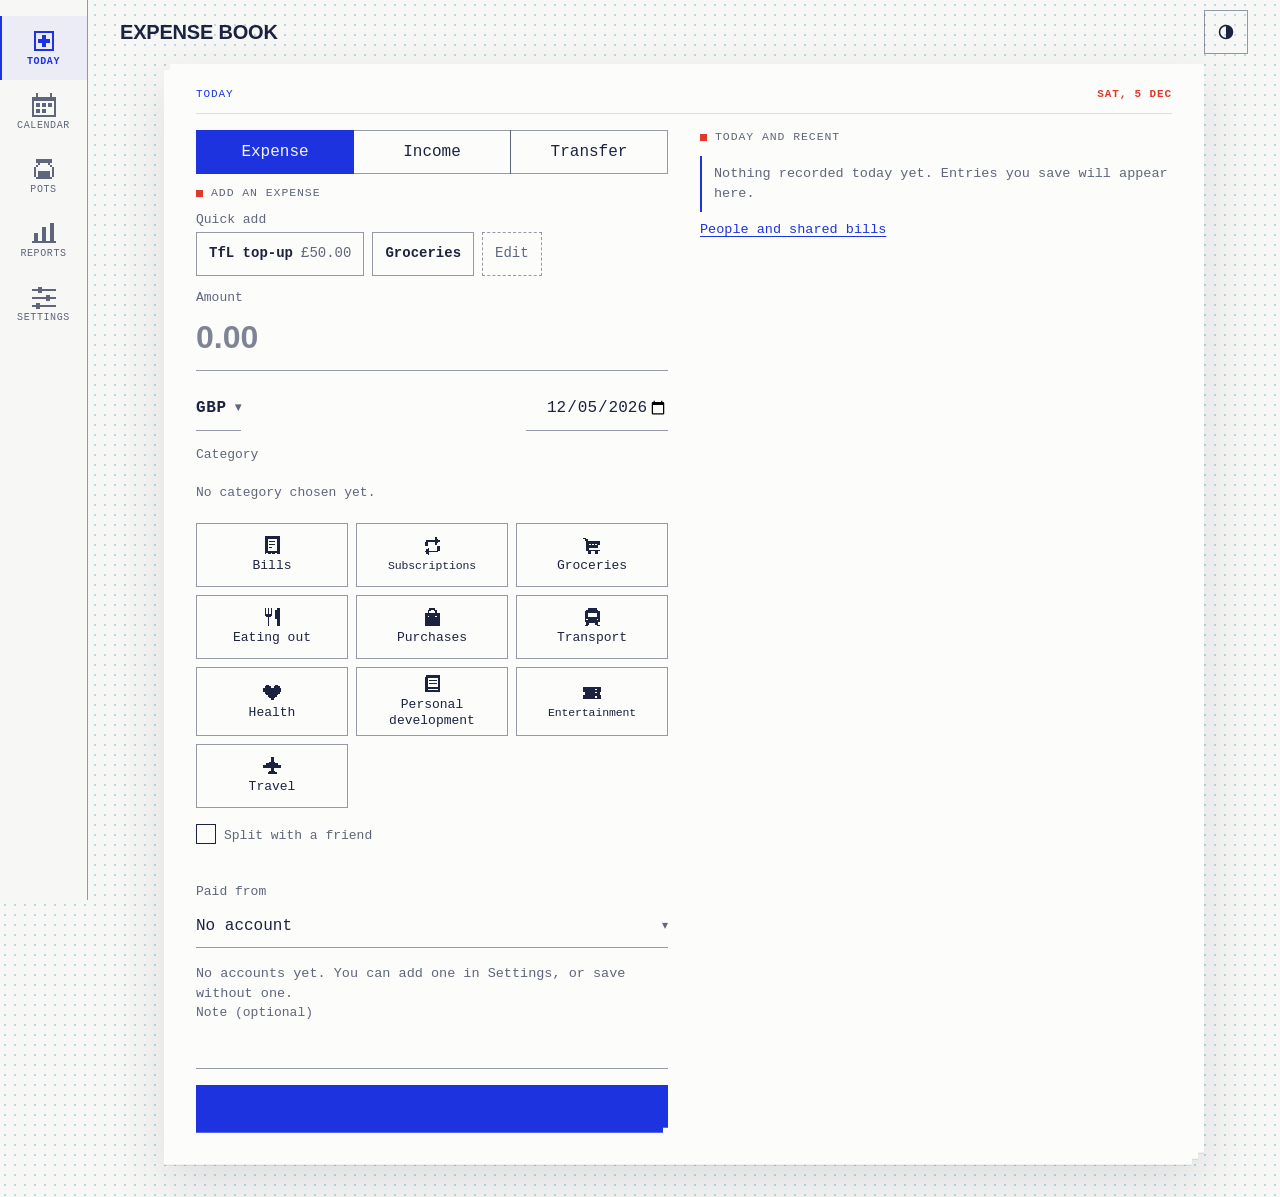
<file: index.html>
<!doctype html>
<html lang="en">
<head>
  <meta charset="UTF-8">
  <meta name="viewport" content="width=device-width, initial-scale=1, viewport-fit=cover">
  <meta name="color-scheme" content="light dark">
  <title>Expense book</title>
  <link rel="manifest" href="manifest.webmanifest">
  <link rel="apple-touch-icon" href="icon-192.png">
  <link rel="icon" href="icon.svg" type="image/svg+xml">
  <meta name="apple-mobile-web-app-capable" content="yes">
  <meta name="mobile-web-app-capable" content="yes">
  <meta name="apple-mobile-web-app-status-bar-style" content="default">
  <meta name="apple-mobile-web-app-title" content="Expense book">
  <!-- The paper colour of each theme. theme.js keeps these in step with a manual choice. -->
  <meta name="theme-color" media="(prefers-color-scheme: light)" content="#f7f7f5">
  <meta name="theme-color" media="(prefers-color-scheme: dark)" content="#131726">
  <!-- Apply a saved light/dark choice before the first paint. -->
  <script>
    try {
      var saved = localStorage.getItem('expense-book.theme');
      if (saved === 'light' || saved === 'dark') document.documentElement.dataset.theme = saved;
    } catch (error) { /* Storage is unavailable; follow the system. */ }
  </script>
  <link rel="stylesheet" href="style.css">
</head>
<body>
  <header class="topbar">
    <a class="brand" href="#today">Expense book</a>
    <nav class="tabs" id="tabs" aria-label="Main"></nav>
    <button type="button" class="theme-toggle" id="theme-toggle" aria-label="Theme: System" title="Theme: System"></button>
  </header>

  <main class="screen" id="screen">
    <p class="note boot-note">Opening your ledger.</p>
  </main>

  <p class="toast" id="toast" role="status" aria-live="polite" hidden></p>

  <script type="module" src="ui/main.js"></script>
</body>
</html>
</file>
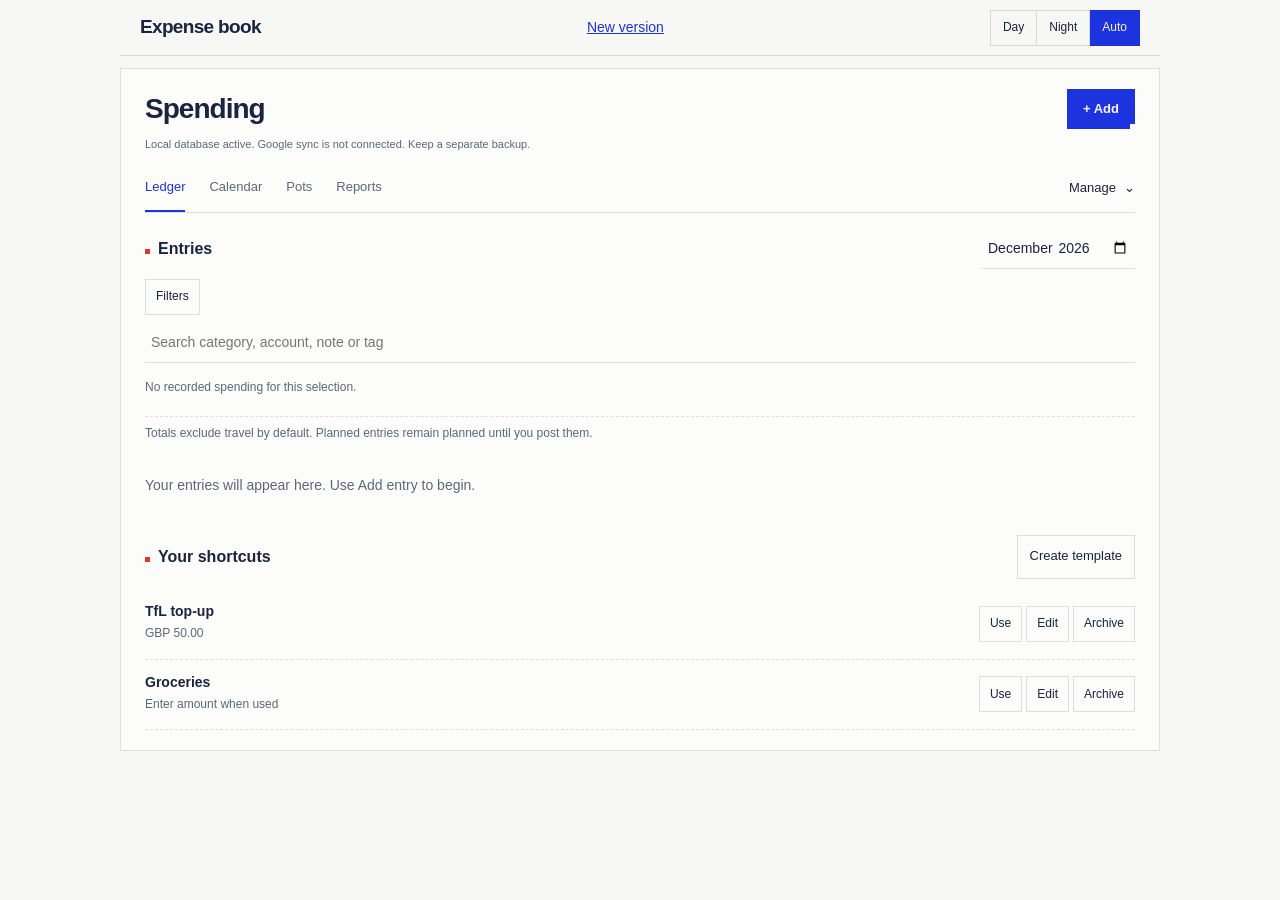
<file: legacy.html>
<!doctype html>
<html lang="en"><head><meta charset="UTF-8"><meta name="viewport" content="width=device-width, initial-scale=1"><meta name="color-scheme" content="light dark"><title>Expense book</title><link rel="manifest" href="manifest.webmanifest"><link rel="apple-touch-icon" href="icon-192.png"><link rel="icon" href="icon.svg" type="image/svg+xml"><meta name="theme-color" content="#1d33e0"><link rel="stylesheet" href="legacy.css"></head>
<body>
<header class="masthead"><a class="wordmark" href="#ledger">Expense book</a><a href="index.html">New version</a><div class="theme-switch" role="group" aria-label="Appearance"><button type="button" data-theme-choice="light">Day</button><button type="button" data-theme-choice="dark">Night</button><button type="button" data-theme-choice="system">Auto</button></div></header>
<main class="slip-wrap"><div class="slip">
<div class="slip-head"><span class="qid">YOUR EVERYDAY MONEY</span><span class="kind">LOCAL PREVIEW</span></div>
<div class="heading"><div><p class="eyebrow" id="section-label">01 / LEDGER</p><h1 id="page-title">What you spent.</h1></div><button class="primary" id="add">+ Add</button></div>
<p class="lede" id="page-description">Keep the small things in view.</p>
<p class="storage-note">Saved on this device with a versioned browser database. Google Sheets sync is set up in the new interface (Settings → Sync). Keep a separate backup.</p>
<nav aria-label="Main navigation" id="navigation"></nav><div id="content"></div><footer><span>ONE ENTRY AT A TIME.</span><span>PRIVATE TO THIS BROWSER</span></footer>
</div></main>
<dialog id="editor"><form id="editor-form"><div class="slip-head"><span class="qid">YOUR LEDGER</span><button type="button" id="close-editor">Close</button></div><h2 id="editor-title"></h2><div id="editor-fields" class="form-grid"></div><p id="editor-error" class="error" role="alert"></p><div class="form-actions"><button type="button" id="cancel-editor">Cancel</button><button class="primary" type="submit">Save</button></div></form></dialog><p id="status" role="status" aria-live="polite" hidden></p><script type="module" src="app.js"></script></body></html>
</file>
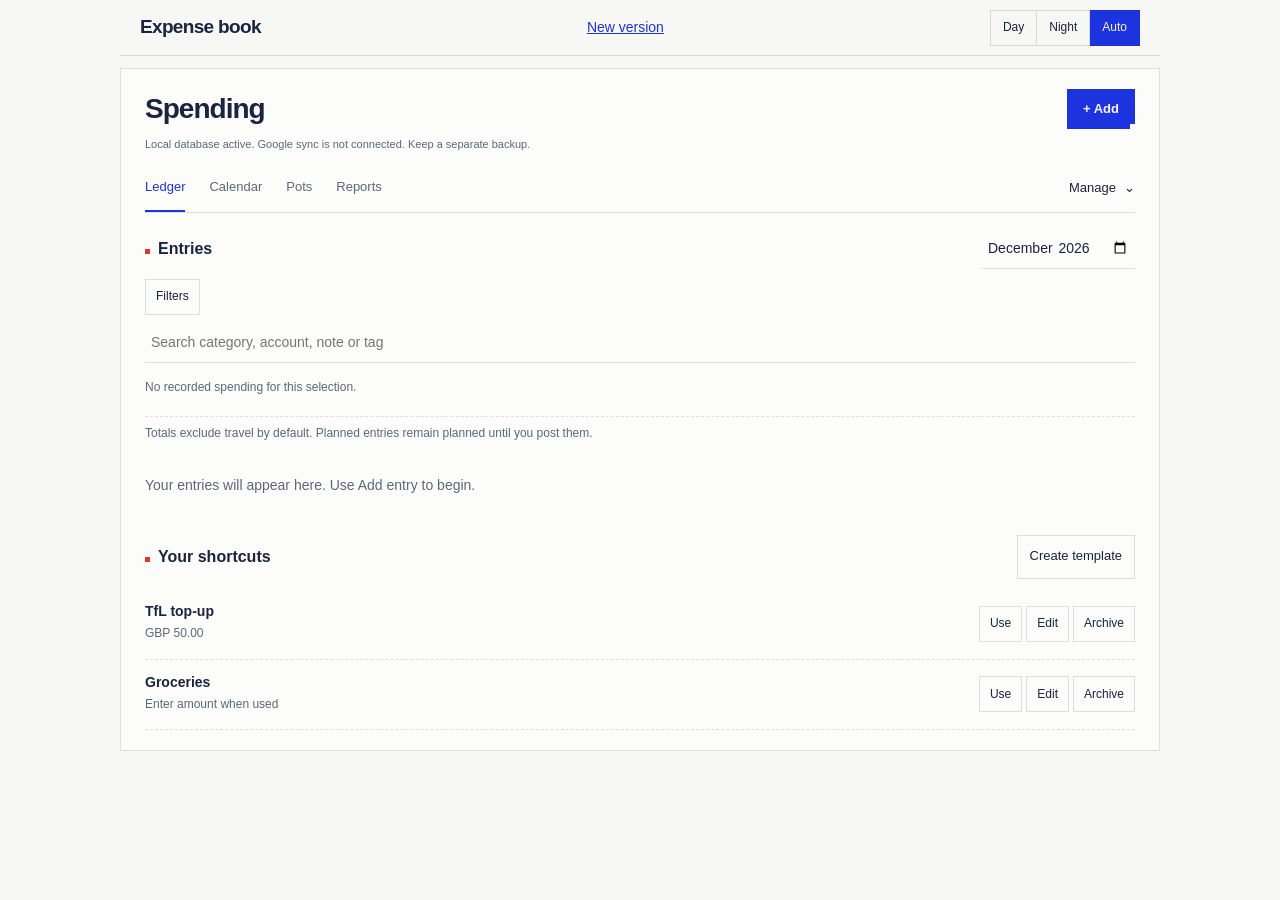
<file: standalone-legacy.html>
<!doctype html>
<html lang="en"><head><meta charset="UTF-8"><meta name="viewport" content="width=device-width, initial-scale=1"><meta name="color-scheme" content="light dark"><title>Expense book</title><link rel="apple-touch-icon" href="icon-192.png"><link rel="icon" href="icon.svg" type="image/svg+xml"><meta name="theme-color" content="#1d33e0"><style>:root{--paper:#f7f7f5;--slip:rgba(252,252,250,.97);--ink:#1b2340;--muted:#5f667b;--blue:#1d33e0;--blue-fill:#1d33e0;--blue-deep:#1428c4;--on-fill:#f7f4ec;--red:#e0392c;--line:rgba(27,35,64,.14);--tint:rgba(29,51,224,.05);--dot:rgba(31,134,184,.20);--shadow:drop-shadow(0 1px 0 rgba(27,35,64,.10)) drop-shadow(0 22px 30px rgba(27,35,64,.10));--serif:'Source Serif 4',Georgia,serif;--sans:Archivo,Arial,sans-serif;--mono:'JetBrains Mono',ui-monospace,monospace;--wide:Archivo,'Arial Black',sans-serif;color-scheme:light}
:root[data-theme=cream]{--paper:#f2eee4;--slip:#f9f6ef}
:root[data-theme=dark]{--paper:#131726;--slip:rgba(27,32,51,.98);--ink:#e9e6dd;--muted:#9ea3b5;--blue:#7d8cff;--blue-fill:#2f45f0;--blue-deep:#4257ff;--on-fill:#f7f4ec;--red:#ff6b5e;--line:rgba(233,230,221,.14);--tint:rgba(125,140,255,.08);--dot:rgba(120,190,230,.12);--shadow:drop-shadow(0 1px 0 rgba(0,0,0,.45)) drop-shadow(0 18px 28px rgba(0,0,0,.35));color-scheme:dark}
*{box-sizing:border-box}body{margin:0;background:radial-gradient(circle,var(--dot) .8px,transparent 1px) 0 0/8px 8px,var(--paper);color:var(--ink);font:16px/1.6 var(--sans)}button,input,select{font:inherit;color:inherit;border-radius:0}button,a,input,select{touch-action:manipulation}button{min-height:44px;border:1px solid var(--line);background:transparent;padding:8px 16px;cursor:pointer}button:hover{color:var(--blue);border-color:var(--blue)}:focus-visible{outline:2px solid var(--red);outline-offset:3px}a{color:var(--blue)}.masthead{max-width:1140px;margin:36px auto 32px;display:flex;align-items:center;justify-content:space-between;padding:0 24px}.wordmark{text-decoration:none;color:var(--ink);font:900 24px/1.1 var(--wide);letter-spacing:-.04em}.wordmark span{display:block;margin-top:8px;font:13px/1.5 var(--sans);color:var(--muted);letter-spacing:0}.edition,.eyebrow,.slip-head,footer,.weekdays{font:500 11px/1.6 var(--mono);letter-spacing:.09em}.edition{text-align:right;color:var(--muted)}.slip-wrap{max-width:1092px;margin:0 auto 48px;filter:var(--shadow)}.slip{padding:32px 48px;background:var(--slip);clip-path:polygon(0 6px,6px 6px,6px 0,100% 0,100% calc(100% - 12px),calc(100% - 6px) calc(100% - 12px),calc(100% - 6px) calc(100% - 6px),calc(100% - 12px) calc(100% - 6px),calc(100% - 12px) 100%,0 100%)}.slip-head{display:flex;align-items:center;justify-content:space-between;padding-bottom:16px;border-bottom:1px solid var(--line);margin-bottom:32px}.qid{color:var(--blue)}.kind{color:var(--red);font-weight:700}.heading{display:flex;justify-content:space-between;align-items:center;gap:16px}.eyebrow{color:var(--muted);margin:0 0 12px}h1{font:900 clamp(36px,6vw,64px)/1.05 var(--wide);letter-spacing:-.045em;margin:0}h2{font:700 19px/1.4 var(--sans);margin:0}h3{font-size:16px;margin:0}.lede{font:600 21px/1.38 var(--serif);margin:16px 0 24px}.primary{background:var(--blue-fill);color:var(--on-fill);border:0;font-weight:600;clip-path:polygon(0 0,100% 0,100% calc(100% - 5px),calc(100% - 5px) calc(100% - 5px),calc(100% - 5px) 100%,0 100%)}.primary:hover{background:var(--blue-deep);color:var(--on-fill)}.primary span{margin-left:24px}.storage-note{border-left:2px solid var(--blue);padding-left:12px;font-size:13px;color:var(--muted);max-width:66ch}nav{display:flex;gap:32px;border-bottom:1px solid var(--line);margin:32px 0}nav a{padding:12px 0;color:var(--muted);text-decoration:none;border-bottom:2px solid transparent;font:500 12px/1.6 var(--mono);text-transform:uppercase}nav a[aria-current=page]{color:var(--blue);border-color:var(--blue)}.section-bar{display:flex;align-items:center;justify-content:space-between;gap:16px;margin:24px 0 16px}.section-bar h2:before{content:'';display:inline-block;width:7px;height:7px;background:var(--red);margin-right:12px}.inline,.search-label{font-size:13px;color:var(--muted)}input,select{border:0;border-bottom:1.5px solid var(--line);background:transparent;min-height:44px;padding:8px;min-width:0;max-width:100%}input:focus,select:focus{border-color:var(--blue)}.totals{display:flex;gap:24px;flex-wrap:wrap;padding:8px 0 24px;border-bottom:1px dashed var(--line)}.total strong{display:block;color:var(--blue);font:800 clamp(24px,3vw,38px)/1.3 var(--wide);font-variant-numeric:tabular-nums}.note,.total span{color:var(--muted);font-size:13px}.entry{display:grid;grid-template-columns:90px 1fr auto auto;gap:16px;align-items:center;min-height:80px;border-bottom:1px dashed var(--line);padding:12px 0}.entry small{display:block;color:var(--muted);font-size:12px}.entry-date,.amount{font:13px/1.6 var(--mono);font-variant-numeric:tabular-nums}.amount{text-align:right}.entry-actions{display:flex;gap:4px}.entry-actions button{font-size:12px;padding:8px}.empty{padding:40px 0 48px;color:var(--muted)}.empty p{margin-top:0}.month-nav{display:flex;gap:4px}.weekdays,#calendar-grid{display:grid;grid-template-columns:repeat(7,minmax(0,1fr))}.weekdays span{padding:12px 8px;color:var(--muted)}.day{padding:8px;min-height:100px;border:0;border-top:1px solid var(--line);border-right:1px solid var(--line);text-align:left;display:flex;flex-direction:column;gap:8px;overflow-wrap:anywhere}.day:nth-child(7n){border-right:0}.day[aria-pressed=true]{background:var(--tint);box-shadow:inset 0 2px var(--blue)}.day.is-today .day-number{color:var(--blue);text-decoration:underline;text-underline-offset:4px}.day small{font:11px/1.5 var(--mono);color:var(--blue)}.day .planned{color:var(--muted)}.setting-row{display:flex;align-items:center;justify-content:space-between;gap:24px;padding:24px 0;border-bottom:1px dashed var(--line)}footer{margin-top:48px;padding-top:16px;border-top:1px solid var(--line);display:flex;justify-content:space-between;gap:16px;color:var(--muted);font-size:10px}.setting-row p{margin:8px 0}.pot-row{padding:24px 0;border-bottom:1px dashed var(--line)}.pot-row .totals{border:0;padding:12px 0 0}dialog{background:var(--slip);color:var(--ink);border:1px solid var(--line);padding:32px;width:min(560px,calc(100% - 32px));max-height:90dvh;overflow:auto}dialog::backdrop{background:var(--ink);opacity:.4}dialog h2{font:700 32px var(--serif);margin-bottom:24px}.form-grid{display:grid;grid-template-columns:1fr 1fr;gap:24px}.form-grid label{display:flex;flex-direction:column;font-size:13px;color:var(--muted)}.form-grid input,.form-grid select{color:var(--ink);font-size:16px}.full{grid-column:1/-1}.form-actions{display:flex;justify-content:flex-end;gap:12px;margin-top:24px}.error{color:var(--ink);border-left:2px solid var(--red);padding-left:12px}.error:empty{display:none}#status{position:fixed;bottom:24px;left:50%;transform:translateX(-50%);background:var(--slip);border:1px solid var(--line);padding:16px 24px;z-index:10;max-width:calc(100% - 32px);box-shadow:0 2px 12px var(--line)}[hidden]{display:none!important}
@media(max-width:700px){.masthead{margin:24px 0;padding:0 16px}.edition{font-size:9px}.wordmark span{display:none}.slip-wrap{margin:0 16px 32px}.slip{padding:24px 18px}.heading{align-items:flex-start;flex-direction:column}.heading .primary{align-self:flex-end}.slip-head{margin-bottom:24px;font-size:9px}.lede{font-size:19px}nav{gap:0;justify-content:space-between;margin:24px 0}nav a{font-size:10px}.section-bar{flex-wrap:wrap}.search-label{width:100%;display:flex;align-items:center;gap:12px}.search-label input{flex:1}.entry{grid-template-columns:1fr auto;gap:8px}.entry-date{grid-column:1/-1;font-size:11px}.entry-actions{grid-column:2}.entry .amount{grid-column:2;grid-row:2}.entry>div:nth-child(2){grid-column:1;grid-row:2}.day{min-height:80px;padding:8px 3px}.day small{font-size:9px}.weekdays span{font-size:9px;padding:8px 3px}.setting-row{align-items:flex-start;flex-direction:column;gap:12px}footer{font-size:8px}dialog{padding:24px}.totals{gap:16px}.form-grid{gap:16px}}
@media print{body{background:var(--paper)}.masthead,nav,button,.storage-note,footer{display:none}.slip-wrap{filter:none}.slip{clip-path:none;padding:0}}
nav{overflow-x:auto;gap:24px}nav a{white-space:nowrap}.entry{grid-template-columns:90px 1fr auto}.entry-actions{flex-wrap:wrap}.entry>.entry-actions{grid-column:2/-1;justify-content:flex-end}.setting-row .entry-actions{flex-shrink:0}textarea{font:inherit;min-height:100px;border:1px solid var(--line);background:transparent;color:var(--ink)}.form-grid input,.form-grid select{width:100%}.error{white-space:pre-wrap}#content>button{margin:8px 8px 8px 0}#content{min-height:320px}.note{max-width:70ch}.setting-row>div:first-child{min-width:0;overflow-wrap:anywhere}dialog{overscroll-behavior:contain}@media(max-width:700px){nav{gap:24px}.entry{grid-template-columns:1fr auto}.entry>.entry-actions{grid-column:1/-1}.setting-row .entry-actions{flex-shrink:1}.entry .amount{max-width:150px;overflow-wrap:anywhere}}
.chart-row{display:grid;grid-template-columns:1fr auto;gap:8px;position:relative;padding:16px 0;border-bottom:1px dashed var(--line)}.chart-row strong{font:13px var(--mono)}.chart-bar{height:4px;background:var(--blue);grid-column:1/-1;margin-top:4px}.chart-row span{overflow-wrap:anywhere}input[type=checkbox]{width:20px;min-height:20px;accent-color:var(--blue)}
.pie-figure{display:flex;align-items:center;gap:24px;margin:16px 0}.pie-figure svg{width:144px;height:144px;flex-shrink:0}.pie-figure figcaption{max-width:32ch}#content>select,#content>input[type=date]{margin:8px 12px 8px 0}@media(max-width:700px){.pie-figure{gap:16px}.pie-figure svg{width:104px;height:104px}.pie-figure figcaption{font-size:12px}}
.advanced-fields{border-top:1px dashed var(--line);padding-top:16px}.advanced-fields summary{cursor:pointer;min-height:44px;padding:8px 0;color:var(--blue);font-size:14px}.advanced-fields>.form-grid{padding:16px 0}.advanced-fields[open]{padding-bottom:8px}
.filter-bar{display:grid;grid-template-columns:repeat(auto-fit,minmax(136px,1fr));gap:16px;margin:16px 0}.filter-bar label{display:flex;flex-direction:column;color:var(--muted);font-size:13px}.filter-bar select{width:100%}.search-box{width:100%}.chart-row>button{grid-column:1/-1;justify-self:start;font-size:12px}.chart-row>.chart-bar{grid-column:1/-1}
#editor{padding:0;overflow:hidden}#editor-form{display:flex;flex-direction:column;max-height:calc(90dvh - 2px);padding:32px}#editor-form>.slip-head,#editor-form>h2,#editor-form>.form-actions,#editor-form>.error{flex-shrink:0}#editor-fields{min-height:0;overflow-y:auto;overscroll-behavior:contain;padding:4px;margin:-4px}#editor-form>.form-actions{border-top:1px solid var(--line);padding-top:16px;margin-top:24px}#editor-form>.error{max-height:100px;overflow:auto}@media(max-width:700px){#editor-form{padding:24px}}
/* Compact application layer: preserve print colours, use space for records. */
body{font-size:14px;line-height:1.45;background:var(--paper)}
.masthead{position:sticky;top:0;z-index:20;max-width:1040px;margin:0 auto;padding:8px 20px;background:var(--paper);border-bottom:1px solid var(--line);min-height:56px}
.wordmark{font-size:19px;letter-spacing:-.035em}.theme-switch{display:flex;gap:0}.theme-switch button{font-size:12px;min-height:36px;padding:6px 12px;border-color:var(--line)}.theme-switch button+button{border-left:0}.theme-switch button[aria-pressed=true]{color:var(--on-fill);background:var(--blue-fill)}
.slip-wrap{max-width:1040px;margin:12px auto 24px;filter:none}.slip{padding:20px 24px;clip-path:none;background:var(--slip);border:1px solid var(--line)}
.slip>.slip-head,.lede,footer{display:none}.heading{flex-direction:row;align-items:center;gap:12px}.eyebrow{display:none}h1{font-size:28px;line-height:1.15;letter-spacing:-.035em}h2{font-size:16px}h3{font-size:14px}p{margin:8px 0}.heading .primary{min-height:40px;padding:8px 16px}
.storage-note{font-size:11px;margin:8px 0 12px;border:0;padding:0;color:var(--muted)}
#navigation{position:relative;overflow:visible;align-items:center;gap:24px;margin:12px 0 16px}#navigation a{font-family:var(--sans);text-transform:none;font-size:13px;min-height:44px;padding:12px 0;letter-spacing:0}.nav-more{margin-left:auto;position:relative}.nav-more>summary{min-height:44px;display:flex;align-items:center;cursor:pointer;gap:8px;font-size:13px}.nav-more>summary:after{content:'⌄';font-family:var(--sans)}.nav-menu{position:absolute;right:0;top:44px;z-index:15;min-width:160px;background:var(--slip);border:1px solid var(--line);box-shadow:0 6px 16px var(--line);padding:4px 12px}.nav-menu a{display:block}
.section-bar{margin:16px 0 10px;gap:12px}.section-bar h2:before{width:5px;height:5px;margin-right:8px}.totals{gap:20px;padding:8px 0 12px}.total strong{font-size:26px;line-height:1.2}.total span{font-size:11px}
button{padding:6px 12px;font-size:13px}input,select{padding:6px;min-height:40px;font-size:14px}.entry{position:relative;grid-template-columns:86px minmax(0,1fr) auto auto;min-height:58px;gap:12px;padding:10px 0}.entry-date{font-size:11px}.entry>div:nth-child(2){font-weight:600}.entry small{font-size:11px;font-weight:400}.entry .amount{font-size:13px}.entry>.entry-actions{grid-column:auto;justify-content:flex-end;flex-wrap:nowrap}.entry-actions button{padding:6px 10px;min-height:36px;font-size:12px}.row-more{position:relative;font-weight:400}.row-more>summary{list-style:none;cursor:pointer;min-height:36px;display:flex;align-items:center;padding:6px 10px;border:1px solid var(--line);font-size:12px}.row-menu{position:absolute;right:0;top:36px;z-index:12;min-width:190px;padding:4px;background:var(--slip);border:1px solid var(--line);box-shadow:0 6px 16px var(--line);display:flex;flex-direction:column;gap:2px}.row-menu button{text-align:left;border:0;min-height:40px;white-space:nowrap}
.filters-toggle{margin:8px 0}.filters-toggle>summary{display:inline-flex;align-items:center;min-height:36px;padding:4px 10px;border:1px solid var(--line);font-size:12px;cursor:pointer}.filter-bar{margin:8px 0;gap:10px}.setting-row{padding:12px 0;gap:16px}.setting-row p{margin:4px 0}.note{font-size:12px}.empty{padding:24px 0}.day{min-height:76px}.weekdays span{padding:8px}.chart-row{padding:10px 0}.pie-figure{margin:10px 0}.pie-figure svg{width:112px;height:112px}
#editor{width:min(520px,calc(100% - 24px))}#editor-form{padding:20px}#editor-form>.slip-head{padding-bottom:8px;margin-bottom:12px;font-size:10px}#editor-form>h2{font:700 22px/1.2 var(--sans);margin:0 0 16px}.form-grid{gap:14px 18px}.form-grid label{font-size:12px}.form-grid input,.form-grid select{font-size:16px;min-height:44px}.form-actions{gap:8px}#editor-form>.form-actions{margin-top:16px;padding-top:12px}.advanced-fields{padding-top:8px}.advanced-fields summary{font-size:12px;min-height:36px}#status{bottom:12px;padding:10px 16px;font-size:13px;max-width:min(540px,calc(100% - 24px))}
@media(max-width:700px){.masthead{padding:6px 12px;min-height:52px}.wordmark{font-size:17px}.theme-switch button{padding:6px 10px;min-height:36px}.slip-wrap{margin:0 0 16px}.slip{border:0;padding:16px 14px}.heading{flex-direction:row;align-items:center}h1{font-size:24px}.heading .primary{align-self:auto}#navigation{gap:18px;margin:8px 0 14px}#navigation a{font-size:12px}.nav-more>summary{font-size:12px}.entry{grid-template-columns:minmax(0,1fr) auto;gap:4px 10px;padding:10px 0}.entry-date{grid-column:1;grid-row:1;font-size:10px}.entry>div:nth-child(2){grid-column:1;grid-row:2}.entry .amount{grid-column:2;grid-row:2;font-size:13px;max-width:150px}.entry>.entry-actions{grid-column:2;grid-row:3}.entry-actions button,.row-more>summary{min-height:40px;padding:6px 10px}.setting-row{flex-direction:row;align-items:center;gap:12px;flex-wrap:wrap}.setting-row .entry-actions{flex-wrap:wrap}.day{min-height:64px;padding:6px 3px}.weekdays span{padding:8px 3px}.form-grid{gap:12px}#editor-form{padding:16px}.nav-menu a{font-size:14px!important}.total strong{font-size:24px}}
@media(prefers-reduced-motion:reduce){*{scroll-behavior:auto!important;animation:none!important;transition:none!important}}
</style></head>
<body>
<header class="masthead"><a class="wordmark" href="#ledger">Expense book</a><a href="standalone.html">New version</a><div class="theme-switch" role="group" aria-label="Appearance"><button type="button" data-theme-choice="light">Day</button><button type="button" data-theme-choice="dark">Night</button><button type="button" data-theme-choice="system">Auto</button></div></header>
<main class="slip-wrap"><div class="slip">
<div class="slip-head"><span class="qid">YOUR EVERYDAY MONEY</span><span class="kind">LOCAL PREVIEW</span></div>
<div class="heading"><div><p class="eyebrow" id="section-label">01 / LEDGER</p><h1 id="page-title">What you spent.</h1></div><button class="primary" id="add">+ Add</button></div>
<p class="lede" id="page-description">Keep the small things in view.</p>
<p class="storage-note">Saved on this device with a versioned browser database. Google Sheets sync is set up in the new interface (Settings → Sync). Keep a separate backup.</p>
<nav aria-label="Main navigation" id="navigation"></nav><div id="content"></div><footer><span>ONE ENTRY AT A TIME.</span><span>PRIVATE TO THIS BROWSER</span></footer>
</div></main>
<dialog id="editor"><form id="editor-form"><div class="slip-head"><span class="qid">YOUR LEDGER</span><button type="button" id="close-editor">Close</button></div><h2 id="editor-title"></h2><div id="editor-fields" class="form-grid"></div><p id="editor-error" class="error" role="alert"></p><div class="form-actions"><button type="button" id="cancel-editor">Cancel</button><button class="primary" type="submit">Save</button></div></form></dialog><p id="status" role="status" aria-live="polite" hidden></p><script type="module">// ---- domain.js ----
const categories = {'Groceries':'Life regulars','Transport':'Life regulars','Eating out':'Social','Shopping':'Clothing','Bills':'Bills','Travel':'Travel'};
function digits(currency) {
 if(!/^[A-Z]{3}$/.test(currency)|| (Intl.supportedValuesOf&&!Intl.supportedValuesOf('currency').includes(currency))) throw Error('Choose a three-letter currency code.');
 return new Intl.NumberFormat('en',{style:'currency',currency}).resolvedOptions().maximumFractionDigits;
}
// ISO 4217 codes and names, as 'CODE Name' separated by '|'. Covers the
// current national currencies, the fund codes, special drawing rights and the
// precious metals. Precision is not stored here: digits() supplies it.
const CURRENCY_LIST='AED UAE dirham|AFN Afghan afghani|ALL Albanian lek|AMD Armenian dram|ANG Netherlands Antillean guilder|AOA Angolan kwanza|ARS Argentine peso|AUD Australian dollar|AWG Aruban florin|AZN Azerbaijani manat|BAM Bosnia and Herzegovina convertible mark|BBD Barbadian dollar|BDT Bangladeshi taka|BGN Bulgarian lev|BHD Bahraini dinar|BIF Burundian franc|BMD Bermudian dollar|BND Brunei dollar|BOB Bolivian boliviano|BOV Bolivian mvdol|BRL Brazilian real|BSD Bahamian dollar|BTN Bhutanese ngultrum|BWP Botswana pula|BYN Belarusian rouble|BZD Belize dollar|CAD Canadian dollar|CDF Congolese franc|CHE WIR euro|CHF Swiss franc|CHW WIR franc|CLF Chilean unit of account (UF)|CLP Chilean peso|CNY Chinese yuan renminbi|COP Colombian peso|COU Colombian real value unit|CRC Costa Rican colón|CUP Cuban peso|CVE Cape Verdean escudo|CZK Czech koruna|DJF Djiboutian franc|DKK Danish krone|DOP Dominican peso|DZD Algerian dinar|EGP Egyptian pound|ERN Eritrean nakfa|ETB Ethiopian birr|EUR Euro|FJD Fijian dollar|FKP Falkland Islands pound|GBP Pound sterling|GEL Georgian lari|GHS Ghanaian cedi|GIP Gibraltar pound|GMD Gambian dalasi|GNF Guinean franc|GTQ Guatemalan quetzal|GYD Guyanese dollar|HKD Hong Kong dollar|HNL Honduran lempira|HTG Haitian gourde|HUF Hungarian forint|IDR Indonesian rupiah|ILS Israeli new shekel|INR Indian rupee|IQD Iraqi dinar|IRR Iranian rial|ISK Icelandic króna|JMD Jamaican dollar|JOD Jordanian dinar|JPY Japanese yen|KES Kenyan shilling|KGS Kyrgyzstani som|KHR Cambodian riel|KMF Comorian franc|KPW North Korean won|KRW South Korean won|KWD Kuwaiti dinar|KYD Cayman Islands dollar|KZT Kazakhstani tenge|LAK Lao kip|LBP Lebanese pound|LKR Sri Lankan rupee|LRD Liberian dollar|LSL Lesotho loti|LYD Libyan dinar|MAD Moroccan dirham|MDL Moldovan leu|MGA Malagasy ariary|MKD Macedonian denar|MMK Myanmar kyat|MNT Mongolian tögrög|MOP Macanese pataca|MRU Mauritanian ouguiya|MUR Mauritian rupee|MVR Maldivian rufiyaa|MWK Malawian kwacha|MXN Mexican peso|MXV Mexican investment unit (UDI)|MYR Malaysian ringgit|MZN Mozambican metical|NAD Namibian dollar|NGN Nigerian naira|NIO Nicaraguan córdoba|NOK Norwegian krone|NPR Nepalese rupee|NZD New Zealand dollar|OMR Omani rial|PAB Panamanian balboa|PEN Peruvian sol|PGK Papua New Guinean kina|PHP Philippine peso|PKR Pakistani rupee|PLN Polish złoty|PYG Paraguayan guaraní|QAR Qatari riyal|RON Romanian leu|RSD Serbian dinar|RUB Russian rouble|RWF Rwandan franc|SAR Saudi riyal|SBD Solomon Islands dollar|SCR Seychellois rupee|SDG Sudanese pound|SEK Swedish krona|SGD Singapore dollar|SHP Saint Helena pound|SLE Sierra Leonean leone|SOS Somali shilling|SRD Surinamese dollar|SSP South Sudanese pound|STN São Tomé and Príncipe dobra|SVC Salvadoran colón|SYP Syrian pound|SZL Swazi lilangeni|THB Thai baht|TJS Tajikistani somoni|TMT Turkmenistani manat|TND Tunisian dinar|TOP Tongan paʻanga|TRY Turkish lira|TTD Trinidad and Tobago dollar|TWD New Taiwan dollar|TZS Tanzanian shilling|UAH Ukrainian hryvnia|UGX Ugandan shilling|USD US dollar|USN US dollar (next day)|UYI Uruguayan peso in indexed units|UYU Uruguayan peso|UYW Uruguayan nominal wage index unit|UZS Uzbekistani sum|VED Venezuelan digital bolívar|VES Venezuelan sovereign bolívar|VND Vietnamese đồng|VUV Vanuatu vatu|WST Samoan tālā|XAF Central African CFA franc|XAG Silver (troy ounce)|XAU Gold (troy ounce)|XCD East Caribbean dollar|XCG Caribbean guilder|XDR IMF special drawing rights|XOF West African CFA franc|XPD Palladium (troy ounce)|XPF CFP franc|XPT Platinum (troy ounce)|XSU Sucre|XUA ADB unit of account|YER Yemeni rial|ZAR South African rand|ZMW Zambian kwacha|ZWG Zimbabwe gold';
/** Every catalogued currency as [code, name], in code order. */
function currencyCatalogue(){return CURRENCY_LIST.split('|').map(row=>[row.slice(0,3),row.slice(4)]);}
/** The English name of a currency code, or '' when it is not catalogued. */
function currencyName(code){return currencyCatalogue().find(row=>row[0]===code)?.[1]||'';}
/** Catalogue rows whose code or name contains the query; codes that start with it come first. */
function searchCurrencies(query,exclude=[]){
 const q=String(query).trim().toLowerCase(),rows=currencyCatalogue().filter(([code,name])=>!exclude.includes(code)&&(code.toLowerCase().includes(q)||name.toLowerCase().includes(q)));
 return q?rows.sort((a,b)=>Number(b[0].toLowerCase().startsWith(q))-Number(a[0].toLowerCase().startsWith(q))):rows;
}
function parseAmount(value,currency) {
 const d=digits(currency), match=/^(\d+)(?:[.,](\d+))?$/.exec(value.trim());
 if(!match || (match[2]||'').length>d) throw Error(`Enter a positive amount with at most ${d} decimal places, without thousands separators.`);
 const minor=BigInt(match[1])*10n**BigInt(d)+BigInt((match[2]||'').padEnd(d,'0')||'0');
 if(minor<=0n || minor>BigInt(Number.MAX_SAFE_INTEGER)) throw Error('Amount must be positive and within the supported range.');
 return Number(minor);
}
function validDate(date) {
 if(!/^\d{4}-\d{2}-\d{2}$/.test(date)) return false;
 const dt=new Date(date+'T12:00:00Z'); return !isNaN(dt) && dt.toISOString().slice(0,10)===date;
}
function validateEntry(e) {
 if(!e || typeof e.id!=='string'||!e.id || !validDate(e.date)||!Object.hasOwn(categories,e.category)||!Number.isSafeInteger(e.minor)||e.minor<=0) throw Error('An expense has invalid fields.');
 if(!Number.isInteger(e.precision)||e.precision<0||e.precision>6||!/^[A-Z]{3}$/.test(e.currency)) throw Error('An expense has invalid currency information.');
 if(!['',...new Set(Object.values(categories))].includes(e.pot)||typeof e.note!=='string'||e.note.length>500) throw Error('An expense has an invalid pot or note.');
 return {id:e.id,date:e.date,category:e.category,minor:e.minor,currency:e.currency,precision:e.precision,pot:e.pot,note:e.note};
}
function validateBackup(data) {
 if(data?.version!==1||!Array.isArray(data.entries)) throw Error('Choose a version 1 expense backup.');
 const ids=new Set(); return data.entries.map(e=>{const row=validateEntry(e); if(ids.has(row.id)) throw Error('The backup contains duplicate expense IDs.'); ids.add(row.id);return row;});
}
function totalByCurrency(entries) {
 const totals=new Map(); for(const e of entries){const key=e.currency+':'+e.precision;totals.set(key,(totals.get(key)||0n)+BigInt(e.minor));} return totals;
}
function money(minor,currency,precision) {
 const value=BigInt(minor),n=value<0n?-value:value,scale=10n**BigInt(precision),fraction=precision?'.'+(n%scale).toString().padStart(precision,'0'):'';
 return `${currency} ${value<0n?'-':''}${(n/scale).toLocaleString('en-GB')}${fraction}`;
}
function monthCells(year,month) {
 const first=new Date(Date.UTC(year,month,1)); const offset=(first.getUTCDay()+6)%7;
 const count=new Date(Date.UTC(year,month+1,0)).getUTCDate();
 return Array.from({length:Math.ceil((offset+count)/7)*7},(_,i)=>i<offset||i>=offset+count?null:`${year}-${String(month+1).padStart(2,'0')}-${String(i-offset+1).padStart(2,'0')}`);
}

// ---- payday.js ----
// The payday rule. Pure date arithmetic on YYYY-MM-DD strings: no clock, no
// time zones, no state changes.
//
// Payday is a fixed day of the month (the 24th by default). When that day is
// a Saturday, a Sunday, an England & Wales bank holiday or one of the user's
// own extra holiday dates, payday is the last working day before it.

const DEFAULT_PAYDAY = Object.freeze({ day: 24, rule: 'previous-working-day' });
const PAYDAY_RULES = ['previous-working-day', 'exact'];

const paydayPad = number => String(number).padStart(2, '0');
const paydayIso = (year, month, day) => `${year}-${paydayPad(month)}-${paydayPad(day)}`;

/** A UTC date object for a calendar day. Only used for weekday arithmetic. */
function paydayUtc(year, month, day) {
  return new Date(Date.UTC(year, month - 1, day));
}

function paydayIsoOf(date) {
  return date.toISOString().slice(0, 10);
}

/** Easter Sunday in the Gregorian calendar (anonymous Gregorian algorithm), as { month, day }. */
function easterSunday(year) {
  const a = year % 19;
  const b = Math.floor(year / 100);
  const c = year % 100;
  const d = Math.floor(b / 4);
  const e = b % 4;
  const f = Math.floor((b + 8) / 25);
  const g = Math.floor((b - f + 1) / 3);
  const h = (19 * a + b - d - g + 15) % 30;
  const i = Math.floor(c / 4);
  const k = c % 4;
  const l = (32 + 2 * e + 2 * i - h - k) % 7;
  const m = Math.floor((a + 11 * h + 22 * l) / 451);
  const month = Math.floor((h + l - 7 * m + 114) / 31);
  const day = ((h + l - 7 * m + 114) % 31) + 1;
  return { month, day };
}

/** The first Monday of a month, or with `last`, the last one. */
function paydayMonday(year, month, last = false) {
  if (last) {
    const end = paydayUtc(year, month + 1, 0);
    end.setUTCDate(end.getUTCDate() - ((end.getUTCDay() + 6) % 7));
    return paydayIsoOf(end);
  }
  const start = paydayUtc(year, month, 1);
  start.setUTCDate(1 + ((8 - start.getUTCDay()) % 7));
  return paydayIsoOf(start);
}

// One-off changes to the usual pattern that have already been announced.
const BANK_HOLIDAY_MOVES = {
  2020: { earlyMay: '2020-05-08' },                                        // VE Day anniversary
  2022: { spring: '2022-06-02', extra: ['2022-06-03', '2022-09-19'] },      // Platinum Jubilee, state funeral
  2023: { extra: ['2023-05-08'] }                                          // Coronation
};

/**
 * England & Wales bank holidays for a year, as sorted YYYY-MM-DD strings.
 * Holidays that fall on a weekend are replaced by their substitute weekday.
 */
function bankHolidays(year) {
  const moves = BANK_HOLIDAY_MOVES[year] || {};
  const days = [];

  // New Year's Day, or the Monday after when it falls on a weekend.
  const newYear = paydayUtc(year, 1, 1).getUTCDay();
  days.push(paydayIso(year, 1, newYear === 6 ? 3 : newYear === 0 ? 2 : 1));

  // Good Friday and Easter Monday.
  const easter = easterSunday(year);
  for (const offset of [-2, 1]) {
    days.push(paydayIsoOf(paydayUtc(year, easter.month, easter.day + offset)));
  }

  days.push(moves.earlyMay || paydayMonday(year, 5));         // early May
  days.push(moves.spring || paydayMonday(year, 5, true));     // spring
  days.push(paydayMonday(year, 8, true));                     // summer

  // Christmas Day and Boxing Day, with substitutes after a weekend.
  const christmas = paydayUtc(year, 12, 25).getUTCDay();
  if (christmas === 5) days.push(paydayIso(year, 12, 25), paydayIso(year, 12, 28));      // Fri, Sat → Mon
  else if (christmas === 6) days.push(paydayIso(year, 12, 27), paydayIso(year, 12, 28)); // Sat, Sun → Mon, Tue
  else if (christmas === 0) days.push(paydayIso(year, 12, 26), paydayIso(year, 12, 27)); // Sun, Mon → Mon, Tue
  else days.push(paydayIso(year, 12, 25), paydayIso(year, 12, 26));

  days.push(...(moves.extra || []));
  return days.sort();
}

/** The payday setting with defaults filled in. Accepts the settings object or nothing. */
function paydaySetting(settings) {
  return { ...DEFAULT_PAYDAY, ...(settings?.payday || {}) };
}

/** True on Monday to Friday unless the day is a bank holiday or one of settings.holidays. */
function isWorkingDay(iso, settings) {
  const [year, month, day] = iso.split('-').map(Number);
  const weekday = paydayUtc(year, month, day).getUTCDay();
  if (weekday === 0 || weekday === 6) return false;
  if ((settings?.holidays || []).includes(iso)) return false;
  return !bankHolidays(year).includes(iso);
}

/**
 * Payday in a given month (month is 1 to 12), as YYYY-MM-DD.
 * A day past the end of a short month means its last day.
 */
function paydayFor(year, month, settings) {
  const { day, rule } = paydaySetting(settings);
  const lastDay = paydayUtc(year, month + 1, 0).getUTCDate();
  const date = paydayUtc(year, month, Math.min(day, lastDay));
  if (rule === 'previous-working-day') {
    while (!isWorkingDay(paydayIsoOf(date), settings)) date.setUTCDate(date.getUTCDate() - 1);
  }
  return paydayIsoOf(date);
}

/** The first payday on or after `fromDate` (YYYY-MM-DD). */
function nextPayday(fromDate, settings) {
  let [year, month] = fromDate.split('-').map(Number);
  for (let step = 0; step < 3; step++) {
    const payday = paydayFor(year, month, settings);
    if (payday >= fromDate) return payday;
    month++;
    if (month > 12) { month = 1; year++; }
  }
  throw Error('No payday found.');
}

/** Throws when a stored payday setting or holiday list is not usable. Called by validateState. */
function validatePaydaySettings(settings) {
  if (settings.payday != null) {
    const { day, rule } = settings.payday;
    if (!Number.isInteger(day) || day < 1 || day > 31) throw Error('Payday must be a day from 1 to 31.');
    if (!PAYDAY_RULES.includes(rule)) throw Error('Unknown payday rule.');
  }
  if (settings.holidays != null) {
    if (!Array.isArray(settings.holidays)) throw Error('Extra holidays must be a list of dates.');
    for (const iso of settings.holidays) {
      const match = /^(\d{4})-(\d{2})-(\d{2})$/.exec(String(iso));
      if (!match || paydayIsoOf(paydayUtc(+match[1], +match[2], +match[3])) !== iso) throw Error('Extra holidays must be valid dates.');
    }
  }
}

// ---- model.js ----



const TABLES=['accounts','categories','pots','entries','allocations','templates','schedules','trips','wishlist','friends','settlements','valuations','caps'];
// randomUUID needs a secure (https or localhost) page; plain-http previews fall back to getRandomValues.
const uid=()=>{if(typeof crypto.randomUUID==='function')return crypto.randomUUID();const b=crypto.getRandomValues(new Uint8Array(16));b[6]=(b[6]&15)|64;b[8]=(b[8]&63)|128;const h=[...b].map(x=>x.toString(16).padStart(2,'0')).join('');return `${h.slice(0,8)}-${h.slice(8,12)}-${h.slice(12,16)}-${h.slice(16,20)}-${h.slice(20)}`;};
// ---------------------------------------------------------------------------
// Default pots and categories (UI rebuild decisions, 2026-11-12).
//
// Some IDs are older than their names. Records and tests refer to pots and
// categories by ID, so the IDs stay and only the display names changed:
//   pot 'Bills'         is shown as 'Fixed expenses'
//   pot 'Life regulars' is shown as 'Regulars'
//   pot 'Clothing'      is shown as 'Flexible'
//   category 'Shopping' is shown as 'Purchases'
// ---------------------------------------------------------------------------
const POT_FIXED='Bills',POT_REGULARS='Life regulars',POT_FLEXIBLE='Clothing',POT_TRAVEL='Travel',POT_SAVINGS='savings',POT_FLEXIBLE_SAVINGS='flexible-savings';
// The pots the forecast's "Left in pots" block shows until the user chooses (settings.forecastPots).
const DEFAULT_FORECAST_POTS=[POT_FIXED,POT_REGULARS,POT_FLEXIBLE];

function defaultPots(){
 const pot=(id,name,kind,extra={})=>({id,name,kind,currency:'GBP',precision:2,...extra,archived:false});
 return [
  pot(POT_FIXED,'Fixed expenses','budget'),
  pot(POT_REGULARS,'Regulars','budget'),
  pot(POT_FLEXIBLE,'Flexible','budget'),
  pot(POT_TRAVEL,'Travel','budget'),
  pot(POT_SAVINGS,'Savings','savings',{protected:true}),
  pot(POT_FLEXIBLE_SAVINGS,'Flexible savings','savings')
 ];
}

// Each node: {id?, name, pot?, children?}. A child is a plain name or a node.
// A node without its own pot uses its parent's pot.
const EXPENSE_TREE=[
 {id:'Bills',name:'Bills',pot:POT_FIXED,children:['Rent','Electricity','Internet','Phone','Water','Council tax']},
 {id:'Subscriptions',name:'Subscriptions',pot:POT_FIXED,children:['Gym','AI tools','Newspapers & newsletters','Work memberships','Other subscriptions']},
 {id:'Groceries',name:'Groceries',pot:POT_REGULARS},
 {id:'Eating out',name:'Eating out',pot:POT_FLEXIBLE,children:['Takeaway','Eating in','Social event']},
 {id:'Shopping',name:'Purchases',pot:POT_FLEXIBLE,children:['Hobby','Electronics','Books & stationery','Work clothing','Other clothing','Skincare & beauty','Lifestyle & home','Souvenirs','Cute things','Gifts','Fun buys','International shipping/transport fees']},
 {id:'Transport',name:'Transport',pot:POT_FLEXIBLE,children:[{name:'TfL',pot:POT_REGULARS},'Train','Taxi','Bike']},
 {id:'Health',name:'Health',pot:POT_FLEXIBLE,children:['Classes','Medication','Doctor visits','Supplements','Massage & spa','Counselling']},
 {id:'Personal development',name:'Personal development',pot:POT_FLEXIBLE,children:['Short courses','Work books','Coaching & consulting']},
 {id:'Entertainment',name:'Entertainment',pot:POT_FLEXIBLE,children:['Exhibitions & museums','Cinema','Shows & events','Novels']},
 {id:'Travel',name:'Travel',pot:POT_TRAVEL,children:[
  {name:'Pre-departure',children:['Visa','Insurance','Admin fees','Trip gear']},
  {name:'Accommodation',children:['Hotel','Airbnb','Local residence']},
  {name:'Transport',children:['Entry & exit','Local public transport','Local taxi','Rentals','Special local transport']},
  {name:'Experiences',children:['Entrance tickets','Special experiences','Day tours','Multi-day tours']},
  {name:'Food',children:['Snacks','Fast food & takeaway','Groceries','Restaurants']},
  {name:'Shopping',children:['Phone & SIM','Souvenirs','Clothing','Skincare','Basic supplies','Gifts','Tips']}
 ]}
];
const INCOME_TREE=[
 {id:'Salary',name:'Salary',pot:POT_SAVINGS},
 {id:'Other income',name:'Other income',pot:POT_SAVINGS},
 {id:'Side income',name:'Side income',pot:POT_SAVINGS,prefix:'side',children:[{id:'side:writing',name:'Writing'},'Overtime',{id:'side:shopping',name:'Personal shopping'}]},
 {id:'Windfalls',name:'Windfalls',pot:POT_SAVINGS}
];
// Default pixel icons for the top-level categories, by category ID. The IDs
// name drawings in ui/pixel-icons.js. Subcategories use SUB_ICONS below.
const TOP_ICONS={Bills:'receipt',Subscriptions:'repeat',Groceries:'cart','Eating out':'fork-knife',Shopping:'bag',Transport:'train',Health:'heart','Personal development':'book',Entertainment:'ticket',Travel:'plane',Salary:'coin','Other income':'star','Side income':'bolt',Windfalls:'gift'};
// Default pixel icons for subcategories, by name (the same name gets the same icon under any parent).
const SUB_ICONS={"Rent":"house","Electricity":"bolt","Internet":"wifi","Phone":"phone","Water":"droplet","Council tax":"bank","Gym":"dumbbell","AI tools":"robot","Newspapers & newsletters":"news","Work memberships":"badge","Other subscriptions":"repeat","Takeaway":"box","Eating in":"fork-knife","Social event":"people","Hobby":"palette","Electronics":"laptop","Books & stationery":"book","Work clothing":"shirt","Other clothing":"shirt","Skincare & beauty":"lipstick","Lifestyle & home":"house","Souvenirs":"star","Cute things":"heart","Gifts":"gift","Fun buys":"star","International shipping/transport fees":"box","TfL":"train","Train":"train","Taxi":"car","Bike":"bike","Classes":"dumbbell","Medication":"pill","Doctor visits":"cross","Supplements":"pill","Massage & spa":"leaf","Counselling":"chat","Short courses":"cap","Work books":"book","Coaching & consulting":"chat","Exhibitions & museums":"bank","Cinema":"film","Shows & events":"ticket","Novels":"book","Pre-departure":"passport","Visa":"passport","Insurance":"shield","Admin fees":"receipt","Trip gear":"suitcase","Accommodation":"bed","Hotel":"bed","Airbnb":"house","Local residence":"house","Transport":"bus","Entry & exit":"plane","Local public transport":"bus","Local taxi":"car","Rentals":"car","Special local transport":"bike","Experiences":"ticket","Entrance tickets":"ticket","Special experiences":"star","Day tours":"pin","Multi-day tours":"suitcase","Food":"fork-knife","Snacks":"cup","Fast food & takeaway":"box","Groceries":"cart","Restaurants":"fork-knife","Shopping":"bag","Phone & SIM":"phone","Clothing":"shirt","Skincare":"lipstick","Basic supplies":"box","Tips":"coin"};
function categorySlug(name){return name.toLowerCase().replace(/&/g,'and').replace(/[^a-z0-9]+/g,'-').replace(/^-|-$/g,'');}

// Flattens the trees, parents before children. ownPot marks a child whose pot
// differs from its parent's on purpose (TfL), so migration keeps that pot.
function categorySpecs(){
 const out=[];
 const walk=(nodes,kind,parent,prefix,inheritedPot)=>nodes.forEach((item,order)=>{
  const node=typeof item==='string'?{name:item}:item;
  const id=node.id||prefix+':'+categorySlug(node.name);
  const pot=node.pot||inheritedPot;
  const spec={id,name:node.name,kind,parent:parent,pot,order,archived:false,ownPot:!!parent&&!!node.pot};
  if(!parent&&TOP_ICONS[id])spec.icon={type:'pixel',value:TOP_ICONS[id]};else if(parent&&SUB_ICONS[node.name])spec.icon={type:'pixel',value:SUB_ICONS[node.name]};
  out.push(spec);
  if(node.children)walk(node.children,kind,id,parent?id:node.prefix||categorySlug(node.name),pot);
 });
 walk(EXPENSE_TREE,'expense','','','');
 walk(INCOME_TREE,'income','','','');
 return out;
}
function defaultCategories(){return categorySpecs().map(({ownPot,...record})=>record);}
// Kept for callers that only want the non-top-level-expense defaults.
function documentedCategories(){return defaultCategories().filter(c=>c.parent||c.kind==='income');}
function categoryPath(s,id){const parts=[],seen=new Set();while(id&&!seen.has(id)){seen.add(id);const c=s.categories.find(c=>c.id===id);if(!c)break;parts.unshift(c.name);id=c.parent;}return parts.join(' / ');}
// Adds any default pots and categories a ledger does not have yet. Nothing is
// deleted. A record the user created with the same name is reused. A default
// that still carries its old seeded name (name equal to ID) gets the new name;
// anything the user renamed is left alone. Returns the same object when there
// is nothing to add. Default icons are added only where no icon was ever set.
function ensureDocumentedCategories(s){
 const operations=[],same=(a,b)=>a.trim().toLowerCase()===b.trim().toLowerCase();
 const untouchedSeed=(existing,spec)=>existing.id===spec.id&&existing.name===spec.id&&spec.name!==spec.id;
 const pots=[...s.pots],potIds=new Map();
 for(const spec of defaultPots()){
  const existing=pots.find(p=>p.id===spec.id)||pots.find(p=>same(p.name,spec.name));
  if(!existing){pots.push(spec);potIds.set(spec.id,spec.id);operations.push({table:'pots',record:spec});continue;}
  potIds.set(spec.id,existing.id);
  if(untouchedSeed(existing,spec))operations.push({table:'pots',record:{...existing,name:spec.name}});
 }
 const all=[...s.categories],ids=new Map();
 for(const {ownPot,...spec} of categorySpecs()){
  const parent=spec.parent?ids.get(spec.parent):'';
  const existing=all.find(c=>c.id===spec.id)||all.find(c=>c.kind===spec.kind&&(c.parent||'')===parent&&same(c.name,spec.name));
  if(existing){
   ids.set(spec.id,existing.id);
   let record=existing;
   if(untouchedSeed(existing,spec))record={...record,name:spec.name};
   // A default icon only fills a gap. icon:null means the user chose "None".
   if(spec.icon&&existing.icon===undefined)record={...record,icon:structuredClone(spec.icon)};
   if(record!==existing)operations.push({table:'categories',record});
   continue;
  }
  const ancestor=all.find(c=>c.id===parent);
  const pot=ancestor&&!ownPot?ancestor.pot:potIds.get(spec.pot)||'';
  const record={...spec,parent,pot,archived:!!ancestor?.archived};
  ids.set(spec.id,record.id);all.push(record);operations.push({table:'categories',record});
 }
 return operations.length?commitBatch(s,operations):s;
}
// Weekly regulars the forecast uses until the user saves a list of their own (settings.estimates). Editable in Settings → Estimates.
function seedEstimates(){return [{id:'estimate:groceries',name:'Groceries',category:'Groceries',amountMinor:5000,currency:'GBP',every:'week'},{id:'estimate:tfl',name:'TfL',category:'transport:tfl',amountMinor:5000,currency:'GBP',every:'week'}];}
function initial(){return {version:2,revision:0,settings:{reportingCurrency:'GBP',activeCurrencies:['GBP','CNY','USD','EUR'],savingsPot:POT_SAVINGS,payday:{...DEFAULT_PAYDAY},holidays:[]},accounts:[],categories:defaultCategories(),pots:defaultPots(),entries:[],allocations:[],templates:[],schedules:[],trips:[],wishlist:[],friends:[],settlements:[],valuations:[],caps:[],trash:[],history:[],pending:[],serverRevision:0};}
// Version 1 previews had a 'Social' pot; it is now part of Flexible.
function migrate(old,today){const s=initial();s.entries=validateBackup(old).map(e=>({...e,pot:e.pot==='Social'?POT_FLEXIBLE:e.pot,kind:'expense',status:e.date>today?'planned':'posted',account:'',tags:'',trip:'',ledger:'active'}));return validateState(s);}
function integer(n,positive=false){if(!Number.isSafeInteger(n)||(positive&&n<=0))throw Error('An amount is outside the supported integer range.');}
function date(d){if(!validDate(d))throw Error('A record has an invalid calendar date.');}
function currency(c,p){if(!/^[A-Z]{3}$/.test(c)||!Number.isInteger(p)||p<0||p>6)throw Error('Invalid currency or precision.');}
// An icon is optional on categories and accounts: absent or null, {type:'emoji',value} or {type:'pixel',value:<icon ID>}.
function recordIcon(icon,what){
 if(icon==null)return;
 const ok=typeof icon==='object'&&!Array.isArray(icon)&&typeof icon.value==='string'&&(icon.type==='emoji'?icon.value.trim().length>0&&icon.value.length<=32&&!/[<>&]/.test(icon.value):icon.type==='pixel'&&/^[a-z0-9-]{1,40}$/.test(icon.value));
 if(!ok)throw Error(`Invalid ${what} icon.`);
}
// settings.defaultRates is optional: {CODE:'decimal string'}, a rough rate meaning 1 CODE = that many units of the reporting currency.
function defaultRates(rates){
 if(rates==null)return;
 if(typeof rates!=='object'||Array.isArray(rates))throw Error('Default exchange rates are invalid.');
 for(const [code,rate] of Object.entries(rates)){if(!/^[A-Z]{3}$/.test(code)||typeof rate!=='string')throw Error('Default exchange rates are invalid.');rateParts(rate);}
}
/**
 * settings.paydayFlow in its current shape. The earlier shape had one savings
 * rule (savingsMode 'fixed'|'percent' with savingsValue); it becomes
 * savings: { fixedMinor, percent, percentBase: 'total' }. Anything already in
 * the new shape is returned unchanged.
 */
function migratePaydayFlow(flow){
 if(!flow||typeof flow!=='object'||Array.isArray(flow)||!('savingsMode' in flow||'savingsValue' in flow))return flow;
 const {savingsMode,savingsValue,...rest}=flow;
 if(rest.savings!=null)return rest;
 const value=Number.isSafeInteger(savingsValue)&&savingsValue>=0?savingsValue:0;
 return {...rest,savings:savingsMode==='percent'?{fixedMinor:0,percent:Math.min(value,10000),percentBase:'total'}:{fixedMinor:value,percent:0,percentBase:'total'}};
}
function validateState(s){
 if(!s||s.version!==2||!Number.isSafeInteger(s.revision)||s.revision<0)throw Error('This backup version is not supported.');
 for(const table of [...TABLES,'trash','history','pending']){if(!Array.isArray(s[table]))throw Error(`Missing ${table} records.`);const seen=new Set();for(const r of s[table]){if(!r||typeof r.id!=='string'||!r.id||seen.has(r.id))throw Error(`Invalid or duplicate ID in ${table}.`);seen.add(r.id);}}
 if(!s.settings||!Array.isArray(s.settings.activeCurrencies)||!s.settings.activeCurrencies.includes(s.settings.reportingCurrency)||s.settings.activeCurrencies.some(c=>!/^[A-Z]{3}$/.test(c)))throw Error('The reporting currency must remain active.');
 for(const p of s.pots){currency(p.currency,p.precision);if(p.target!=null)integer(p.target,true);if(!['budget','savings'].includes(p.kind))throw Error('Invalid pot type.');}
 const find=(t,id)=>s[t].find(r=>r.id===id),ref=(t,id)=>{if(id&&!find(t,id))throw Error(`Missing ${t} reference: ${id}`);};
 ref('pots',s.settings.savingsPot);if(s.settings.savingsPot&&find('pots',s.settings.savingsPot).kind!=='savings')throw Error('Quarter-end destination must be a savings pot.');
 // Pots: an optional icon (as categories have) and an optional opt-in rollover {enabled, months, to}.
 // Unused funding older than `months` moves to the savings pot `to`; the pot itself must not be the target.
 for(const p of s.pots){
  recordIcon(p.icon,'pot');
  if(p.rollover==null)continue;
  const r=p.rollover;
  if(typeof r!=='object'||Array.isArray(r)||typeof r.enabled!=='boolean'||!Number.isInteger(r.months)||r.months<1||r.months>36||typeof r.to!=='string')throw Error('Invalid pot rollover setting.');
  ref('pots',r.to);
  if(r.enabled){
   const target=find('pots',r.to);
   if(!target||target.id===p.id||target.kind!=='savings'||target.currency!==p.currency||target.precision!==p.precision)throw Error('A pot rolls over into a different savings pot in the same currency.');
  }
 }
 for(const a of s.accounts){recordIcon(a.icon,'account');currency(a.currency,a.precision);integer(a.opening);if(a.initialContributions!=null)integer(a.initialContributions);date(a.openingDate);if(a.reminderMonths!=null&&(!Number.isInteger(a.reminderMonths)||a.reminderMonths<0||a.reminderMonths>120))throw Error('Reconciliation interval must be 0 to 120 months.');if(a.lastReconciled)date(a.lastReconciled);if(!['current','savings','credit_card','cash_wallet','investment'].includes(a.type))throw Error('Invalid account type.');}
 for(const c of s.categories){recordIcon(c.icon,'category');ref('pots',c.pot);ref('categories',c.parent);if(!['income','expense'].includes(c.kind))throw Error('Invalid category kind.');const seen=new Set([c.id]);let p=c.parent;while(p){if(seen.has(p))throw Error('Categories cannot form a parent cycle.');seen.add(p);p=find('categories',p)?.parent;}}
 for(const e of s.entries){date(e.date);currency(e.currency,e.precision);integer(e.minor,true);if(!['expense','income','transfer','refund','adjustment','settlement'].includes(e.kind)||!['planned','posted','cancelled'].includes(e.status))throw Error('Invalid entry kind or status.');for(const [t,id]of [['accounts',e.account],['categories',e.category],['pots',e.pot],['trips',e.trip]])ref(t,id);if(!['active','historical'].includes(e.ledger))throw Error('Invalid ledger.');if(typeof e.note!=='string'||e.note.length>500||typeof e.tags!=='string')throw Error('Invalid entry text.');
  if(['adjustment','settlement'].includes(e.kind)&&!['increase','decrease'].includes(e.direction))throw Error('Choose the direction of the account adjustment.');if(e.settledMinor!=null){integer(e.settledMinor);if(e.settledMinor<0)throw Error('Account amount cannot be negative.');currency(e.settledCurrency,e.settledPrecision);}
  if(e.account){const a=find('accounts',e.account);if(e.settledMinor!=null){integer(e.settledMinor);if(e.settledMinor<0)throw Error('Account debit cannot be negative.');if(e.settledCurrency!==a.currency||e.settledPrecision!==a.precision)throw Error('Settled amount must match the payment account.');}else if(a.currency!==e.currency||a.precision!==e.precision)throw Error('Enter the actual or estimated debit in the account currency.');if(e.status==='posted'&&e.ledger==='active'&&e.date<a.openingDate)throw Error('An entry cannot precede the account opening balance date.');}
  if(e.reportingMinor!=null){integer(e.reportingMinor);if(e.reportingMinor<0)throw Error('Reporting amount cannot be negative.');currency(e.reportingCurrency,e.reportingPrecision);}
  if(e.splits){if(!Array.isArray(e.splits)||!e.splits.length||e.kind!=='expense'||e.friend)throw Error('Invalid purchase split.');let sum=0n;for(const part of e.splits){integer(part.minor,true);ref('categories',part.category);ref('pots',part.pot);sum+=BigInt(part.minor);}if(sum!==BigInt(e.minor))throw Error('Split amounts must equal the original purchase.');}
  if(e.personalMinor!=null){integer(e.personalMinor);if(e.personalMinor<0||e.personalMinor>e.minor)throw Error('Personal share must be between zero and total paid.');}if(e.friend){ref('friends',e.friend);integer(e.friendDelta);if(e.kind==='expense'){if(e.personalMinor==null)throw Error('A shared purchase needs your personal share.');const friendPaid=e.paidBy==='friend'||e.friendDelta<0;if(friendPaid?(e.friendDelta!==-e.personalMinor||e.minor!==e.personalMinor||e.account):(e.friendDelta!==e.minor-e.personalMinor))throw Error('Shared payment and debt amounts do not match the recorded shares.');}}
  if(e.category&&find('categories',e.category).kind!==(e.kind==='income'?'income':'expense'))throw Error('Category does not match entry kind.');
  if(e.kind==='transfer'){ref('accounts',e.toAccount);if(!e.account||!e.toAccount||e.account===e.toAccount)throw Error('Choose two different accounts.');integer(e.receivedMinor,true);const destination=find('accounts',e.toAccount);if(e.status==='posted'&&e.ledger==='active'&&e.date<destination.openingDate)throw Error('Transfer precedes the destination account opening date.');}
  if(e.kind==='refund'){ref('entries',e.original);const original=find('entries',e.original);if(original?.friend){if(e.friend!==original.friend||e.personalMinor==null)throw Error('Shared refunds must preserve the friend and specify your refunded share.');const paidByFriend=original.paidBy==='friend'||original.friendDelta<0,expected=paidByFriend?e.personalMinor:-(e.minor-e.personalMinor);if(e.friendDelta!==expected)throw Error('Shared refund debt adjustment does not match the refunded shares.');}if(!original||original.kind!=='expense'||original.currency!==e.currency||original.precision!==e.precision||e.account!==original.account||e.pot!==original.pot||e.date<original.date)throw Error('Refund must match its purchase currency, account and pot, and follow its date.');}
 }
 for(const e of s.entries.filter(e=>e.kind==='expense')){const refunded=s.entries.filter(r=>r.kind==='refund'&&r.original===e.id).reduce((n,r)=>n+BigInt(r.minor),0n);if(refunded>BigInt(e.minor))throw Error('Refunds exceed the original purchase.');if(e.friend){const own=s.entries.filter(r=>r.kind==='refund'&&r.original===e.id).reduce((n,r)=>n+BigInt(r.personalMinor??r.minor),0n);if(own>BigInt(e.personalMinor))throw Error('Refunds exceed your original personal share.');if(e.sharedTotal!=null){const merchant=s.entries.filter(r=>r.kind==='refund'&&r.original===e.id).reduce((n,r)=>n+BigInt(r.merchantRefund??r.minor),0n);if(merchant>BigInt(e.sharedTotal))throw Error('Merchant refunds exceed the original shared payment.');}const theirs=refunded-own;if(theirs>BigInt(e.minor-e.personalMinor))throw Error('Refunds exceed the friend’s original share.');}}
 for(const e of s.entries){if(e.feeFor){ref('entries',e.feeFor);const transfer=find('entries',e.feeFor);if(transfer.kind!=='transfer'||e.group!==transfer.group||e.account!==transfer.account||e.currency!==transfer.currency||e.date!==transfer.date||e.status!==transfer.status)throw Error('A transfer fee must match its source transfer.');}if(e.kind==='transfer'&&e.totalDebit!=null){integer(e.totalDebit,true);const fees=s.entries.filter(f=>f.feeFor===e.id).reduce((n,f)=>n+BigInt(f.minor),0n);if(BigInt(e.minor)+fees!==BigInt(e.totalDebit))throw Error('Transfer principal and included fee must equal the total debit.');}}
 // A fee taken from what a transfer delivered (an ATM or exchange charge): an expense on the receiving account.
 for(const fee of s.entries.filter(e=>e.feeOnReceived)){
  const transfer=find('entries',fee.feeOnReceived),destination=transfer&&find('accounts',transfer.toAccount);
  if(!transfer||transfer.kind!=='transfer'||!destination||fee.kind!=='expense'||fee.group!==transfer.id||fee.account!==transfer.toAccount||fee.currency!==destination.currency||fee.precision!==destination.precision||fee.date!==transfer.date||fee.status!==transfer.status)throw Error('A fee taken from a transfer must match the receiving account and date.');
 }
 for(const a of s.allocations){date(a.date);if(a.salary){ref('entries',a.salary);const income=find('entries',a.salary);if(income.kind!=='income'||income.status!=='posted'||income.ledger!=='active')throw Error('Salary funding needs a posted income entry.');const allocated=s.allocations.filter(row=>row.salary===a.salary).reduce((n,row)=>n+BigInt(row.minor),0n);if(allocated>BigInt(income.minor))throw Error('Salary allocations exceed the recorded income.');}ref('pots',a.from);ref('pots',a.to);if(!a.to||a.from===a.to)throw Error('Choose a different destination pot.');integer(a.minor,true);const target=find('pots',a.to);if(a.from){const source=find('pots',a.from);if(source.currency!==target.currency||source.precision!==target.precision)throw Error('Pot moves currently require matching currencies.');}}
 for(const table of ['accounts','categories','pots','templates','schedules','trips','wishlist','friends','caps'])for(const r of s[table])if(typeof r.name!=='string'||!r.name.trim()||r.name.length>150)throw Error(`A ${table} record needs a name of at most 150 characters.`);
 for(const r of s.templates){ref('accounts',r.account);ref('categories',r.category);ref('pots',r.pot);}
 for(const r of s.schedules){date(r.start);if(r.interval!=null&&(!Number.isInteger(r.interval)||r.interval<1||r.interval>120))throw Error('Invalid schedule interval.');if(r.holidays)for(const h of r.holidays)date(h);if(r.end){date(r.end);if(r.end<r.start)throw Error('Schedule ends before it starts.');}if(!['once','weekly','monthly','yearly'].includes(r.frequency)||!r.entry)throw Error('Invalid recurring schedule.');for(const v of r.versions||[]){date(v.effectiveDate);if(!v.entry)throw Error('Schedule version has no entry.');currency(v.entry.currency,v.entry.precision);integer(v.entry.minor,true);}const e=r.entry;currency(e.currency,e.precision);integer(e.minor,true);ref('accounts',e.account);ref('categories',e.category);ref('pots',e.pot);if(!['income','expense','transfer'].includes(e.kind)||typeof e.note!=='string'||typeof e.tags!=='string')throw Error('Invalid recurring entry.');if(e.account){const account=find('accounts',e.account);if(account.currency!==e.currency||account.precision!==e.precision)throw Error('Recurring entries need an amount in the payment account currency.');}if(e.kind==='transfer'){ref('accounts',e.toAccount);integer(e.receivedMinor,true);if(!e.account||!e.toAccount||e.account===e.toAccount)throw Error('A recurring transfer needs two different accounts.');}}
 for(const r of s.trips){date(r.start);date(r.end);if(r.end<r.start)throw Error('Trip ends before it starts.');currency(r.currency,digits(r.currency));}
 for(const r of s.wishlist){currency(r.currency,digits(r.currency));if(r.deadline)date(r.deadline);if(r.nextReview)date(r.nextReview);if(r.nextRestock)date(r.nextRestock);if(r.restockMonths!=null&&(!Number.isInteger(r.restockMonths)||r.restockMonths<1||r.restockMonths>120))throw Error('Restock interval must be 1 to 120 months.');ref('pots',r.pot);}
 for(const r of s.settlements){ref('friends',r.friend);date(r.date);currency(r.currency,r.precision);integer(r.delta);}
 for(const r of s.valuations){ref('accounts',r.account);date(r.date);integer(r.minor);if(r.minor<0)throw Error('Valuation cannot be negative.');}
 for(const r of s.caps){ref('accounts',r.account);date(r.start);date(r.end);integer(r.minor,true);if(r.threshold!=null&&(!Number.isInteger(r.threshold)||r.threshold<1||r.threshold>100))throw Error('Alert threshold must be 1 to 100 percent.');if(r.end<r.start)throw Error('Cap period ends before it starts.');}
 if(s.settings.nextPayday)date(s.settings.nextPayday);ref('categories',s.settings.paydayCategory);ref('accounts',s.settings.defaultAccount);ref('categories',s.settings.defaultCategory);
 if(s.settings.salary){const salary=s.settings.salary;currency(salary.currency,digits(salary.currency));integer(salary.base,true);if(!Array.isArray(salary.rules))throw Error('Salary rules are missing.');const ids=new Set();for(const rule of salary.rules){ref('pots',rule.pot);integer(rule.value,true);if(!rule.id||ids.has(rule.id)||!['fixed_bill','essential','protected_savings','subscription','extra_savings','discretionary'].includes(rule.kind)||!['fixed','percent'].includes(rule.mode)||(rule.mode==='percent'&&rule.value>10000))throw Error('Invalid salary rule.');ids.add(rule.id);}}
 for(const rate of s.settings.referenceRates||[]){currency(rate.base,digits(rate.base));currency(rate.quote,digits(rate.quote));date(rate.date);rateParts(rate.rate);}
 defaultRates(s.settings.defaultRates);
 // Payday rule, the user's extra holiday dates and the weekly estimates used by the forecast.
 validatePaydaySettings(s.settings);
 if(s.settings.estimates!=null){
  if(!Array.isArray(s.settings.estimates))throw Error('Estimates must be a list.');
  const ids=new Set();
  for(const estimate of s.settings.estimates){
   if(!estimate||typeof estimate.id!=='string'||!estimate.id||ids.has(estimate.id))throw Error('Invalid or duplicate estimate.');
   ids.add(estimate.id);
   if(typeof estimate.name!=='string'||!estimate.name.trim()||estimate.name.length>150)throw Error('Give each estimate a name.');
   // The category may have been removed since; the estimate still counts, so it is not a hard reference.
   if(typeof estimate.category!=='string')throw Error('Invalid estimate category.');
   currency(estimate.currency,digits(estimate.currency));
   integer(estimate.amountMinor,true);
   if(estimate.every!=='week')throw Error('Estimates repeat weekly.');
  }
 }
 // Pots shown in the forecast. A pot may have been removed since, so the IDs are not hard references; the screen skips the missing ones.
 if(s.settings.forecastPots!=null){
  const chosen=s.settings.forecastPots;
  if(!Array.isArray(chosen)||chosen.length>100||chosen.some(id=>typeof id!=='string'||!id||id.length>150)||new Set(chosen).size!==chosen.length)throw Error('Invalid forecast pots.');
 }
 // The monthly payday flow. The savings portion is a fixed amount (minor units) plus a share of the salary
 // (hundredths of a percent) of either the whole salary ('total') or what Fixed expenses and Regulars leave ('disposable').
 // Every step names an existing pot. An older savingsMode/savingsValue pair is rewritten to the new shape here, on load.
 if(s.settings.paydayFlow!=null){
  if(typeof s.settings.paydayFlow!=='object'||Array.isArray(s.settings.paydayFlow))throw Error('Invalid payday flow.');
  const flow=s.settings.paydayFlow=migratePaydayFlow(s.settings.paydayFlow);
  for(const key of ['savingsPot','fixedPot','regularsPot','leftoverPot']){
   if(typeof flow[key]!=='string'||!flow[key])throw Error('Choose a pot for every payday step.');
   ref('pots',flow[key]);
  }
  if(flow.fixedPot===flow.regularsPot)throw Error('Fixed expenses and Regulars need different pots.');
  const savings=flow.savings;
  if(!savings||typeof savings!=='object'||Array.isArray(savings))throw Error('The savings portion is not a usable amount.');
  if(!Number.isSafeInteger(savings.fixedMinor)||savings.fixedMinor<0)throw Error('The savings portion is not a usable amount.');
  if(!Number.isSafeInteger(savings.percent)||savings.percent<0||savings.percent>10000)throw Error('The savings percentage is from 0 to 100.');
  if(!['total','disposable'].includes(savings.percentBase))throw Error('The savings percentage is of total or disposable income.');
 }
 if(s.settings.reportingDisplay?.mode==='oneoff')rateParts(s.settings.reportingDisplay.rate);
 for(const r of s.trash)if(!TABLES.includes(r.table)||!r.record||typeof r.record.id!=='string')throw Error('Invalid deleted record.');
 return s;
}
function commit(s,table,record,action='save',id=uid(),check=true,mutating=false){
 if(action==='delete'&&!s[table]?.some(e=>e.id===record.id))throw Error('Record no longer exists.');if(!TABLES.includes(table))throw Error('Unknown record type.');const next=mutating?s:structuredClone(s),old=next[table].find(e=>e.id===record.id);
 if(['entries','allocations'].includes(table)){const dates=[old?.date,record.date].filter(Boolean);if(!(table==='entries'&&record.ledger==='historical')&&dates.some(d=>s.settings.closedQuarters?.includes(quarter(d))))throw Error('This budget quarter is closed. Reopen it on the Pots page before changing dated financial records.');}
 if(table==='entries'&&old?.ledger==='historical')throw Error('Historical entries are read-only.');
 if(action==='delete'){next[table]=next[table].filter(e=>e.id!==record.id);next.trash.push({id,table,record:old,deletedAt:new Date().toISOString()});}else{next[table]=next[table].filter(e=>e.id!==record.id).concat(structuredClone(record));}
 next.revision++;next.history.push({id,table,recordId:record.id,action,before:old?structuredClone(old):null,after:action==='delete'?null:structuredClone(record),at:new Date().toISOString()});next.pending.push({id,revision:next.revision,table,recordId:record.id});return check?validateState(next):next;
}
function commitBatch(s,operations){let next=structuredClone(s);for(const op of operations)next=commit(next,op.table,op.record,op.action||'save',undefined,false,true);return validateState(next);}
function restore(s,id){const item=s.trash.find(r=>r.id===id);if(!item)throw Error('Deleted record not found.');if(item.table==='allocations'&&item.record.id.startsWith('quarter:'))throw Error('Close the quarter again to regenerate its sweep; do not restore a reversed sweep individually.');const group=item.record.group,members=(group?s.trash.filter(r=>r.record?.group===group):[item]).sort((a,b)=>(a.record.kind==='transfer'?-1:0)-(b.record.kind==='transfer'?-1:0));let next=s;for(const row of members){if(next[row.table].some(r=>r.id===row.record.id))throw Error('A record with that ID already exists.');next=commit(next,row.table,row.record,'save',undefined,false);}const ids=new Set(members.map(r=>r.id));next.trash=next.trash.filter(r=>!ids.has(r.id));return validateState(next);}
function amountFor(e,currency,precision){if(e.currency===currency&&e.precision===precision)return personalAmount(e);if(e.reportingCurrency===currency&&e.reportingPrecision===precision&&e.reportingMinor!=null)return e.personalMinor!=null?divideRounded(BigInt(e.reportingMinor)*BigInt(e.personalMinor),BigInt(e.minor)):BigInt(e.reportingMinor);return null;}
function accountBalance(s,id,asOf){const a=s.accounts.find(a=>a.id===id);if(!a)throw Error('Account not found.');let n=BigInt(a.opening);for(const e of s.entries.filter(e=>e.ledger==='active'&&e.status==='posted'&&e.date<=asOf)){if(e.account===id){const amount=BigInt(e.settledMinor??e.minor);n+=e.kind==='income'||e.kind==='refund'?amount:['adjustment','settlement'].includes(e.kind)?(e.direction==='increase'?amount:-amount):-amount;}if(e.kind==='transfer'&&e.toAccount===id)n+=BigInt(e.receivedMinor);}return n;}
function potBalance(s,id,asOf){const p=s.pots.find(p=>p.id===id);let n=0n,missing=0;for(const a of s.allocations.filter(a=>a.date<=asOf)){if(a.to===id)n+=BigInt(a.minor);if(a.from===id)n-=BigInt(a.minor);}for(const e of s.entries.filter(e=>e.ledger==='active'&&e.status==='posted'&&e.date<=asOf&&['expense','refund'].includes(e.kind))){const origin=e.kind==='refund'?s.entries.find(r=>r.id===e.original):e;const parts=origin?.splits||[{minor:origin?.minor||e.minor,pot:origin?.pot||e.pot}];if(!parts.some(part=>part.pot===id))continue;const v=amountFor(e,p.currency,p.precision);if(v===null){missing++;continue;}const portions=apportion(v,parts.map(part=>part.minor));for(let i=0;i<parts.length;i++)if(parts[i].pot===id)n+=e.kind==='refund'?portions[i]:-portions[i];}return {minor:n,missing};}
function quarter(date){return date.slice(0,4)+'-Q'+(Math.floor((Number(date.slice(5,7))-1)/3)+1);}
function closeQuarter(s,quarterId){
 if(s.settings.closedQuarters?.includes(quarterId))return s;if(!/^\d{4}-Q[1-4]$/.test(quarterId))throw Error('Choose a calendar quarter.');const[y,q]=quarterId.split('-Q').map(Number),end=new Date(Date.UTC(y,q*3,0)).toISOString().slice(0,10),nextDate=new Date(Date.UTC(y,q*3,1)).toISOString().slice(0,10);let next=structuredClone(s);
 const start=`${y}-${String((q-1)*3+1).padStart(2,'0')}-01`;if(next.entries.some(e=>e.ledger==='active'&&e.status==='planned'&&e.date>=start&&e.date<=end&&['expense','refund'].includes(e.kind)&&e.pot))throw Error('Review planned budget expenses and refunds in this quarter before closing it.');
 const target=next.pots.find(p=>p.id===s.settings.savingsPot&&p.kind==='savings'&&!p.archived);if(!target)throw Error('Choose an active default savings pot first.');
 for(const p of next.pots.filter(p=>p.kind==='budget')){const id=`quarter:${quarterId}:${p.id}`;if(next.allocations.some(a=>a.id===id))continue;const balance=potBalance(next,p.id,end);if(balance.missing)throw Error(`Reconcile missing valuations in ${p.name} before closing.`);if(balance.minor>0n){if(p.currency!==target.currency||p.precision!==target.precision)throw Error('Quarter closing needs a savings destination in the same currency.');integer(Number(balance.minor),true);next=commit(next,'allocations',{id,date:nextDate,from:p.id,to:target.id,minor:Number(balance.minor),note:`Unused budget from ${quarterId}`});}}
 next.settings.closedQuarters=[...(next.settings.closedQuarters||[]),quarterId];next.settings.openQuarterOverrides=(next.settings.openQuarterOverrides||[]).filter(q=>q!==quarterId);next.revision++;return next;
}
function reopenQuarter(s,q){if(!s.settings.closedQuarters?.includes(q))throw Error('That quarter is not closed.');let next=structuredClone(s);next.settings.openQuarterOverrides=[...new Set([...(next.settings.openQuarterOverrides||[]),...next.settings.closedQuarters.filter(period=>period>=q)])];next.settings.closedQuarters=next.settings.closedQuarters.filter(period=>period<q);next.revision++;for(const a of [...next.allocations])if(a.id.startsWith('quarter:')&&a.id.split(':')[1]>=q)next=commit(next,'allocations',a,'delete');return validateState(next);}
function autoCloseBudgets(s,asOf){const funding=s.allocations.filter(a=>!a.id.startsWith('quarter:')).map(a=>a.date).sort();if(!funding.length)return {state:s,issues:[]};let q=quarter(funding[0]),next=s,steps=0;const issues=[];while(q<quarter(asOf)){if(++steps>400){issues.push('Review the very old budget history before closing more quarters.');break;}if(next.settings.openQuarterOverrides?.includes(q)){issues.push(q+' is reopened for corrections. Close it when ready.');break;}try{next=closeQuarter(next,q);}catch(error){issues.push(q+': '+error.message);break;}const[year,n]=q.split('-Q').map(Number);q=(n===4?year+1:year)+'-Q'+(n===4?1:n+1);}return {state:next,issues};}
function forecast(s,account,from,to,asOf=from){if(!validDate(from)||!validDate(to)||to<from)throw Error('Choose a valid forecast range.');const a=s.accounts.find(a=>a.id===account);if(!a)throw Error('Choose an account.');if(a.openingDate>from)throw Error('Account history begins on '+a.openingDate+'. Choose a period within the recorded history.');const past=from<asOf,previous=new Date(from+'T12:00:00Z');previous.setUTCDate(previous.getUTCDate()-1);let balance=accountBalance(s,account,past?previous.toISOString().slice(0,10):from),low=balance;const days=[];const events=s.entries.filter(e=>e.ledger==='active'&&e.date<=to&&((e.status==='planned'&&e.date>=from)||(e.status==='posted'&&(past?e.date>=from:e.date>from)))&&(e.account===account||e.toAccount===account)).sort((a,b)=>a.date.localeCompare(b.date));for(let d=from;d<=to;){const opening=balance,items=events.filter(e=>e.date===d);for(const e of items){if(e.account===account)balance+=['income','refund'].includes(e.kind)?BigInt(e.settledMinor??e.minor):['adjustment','settlement'].includes(e.kind)&&e.direction==='increase'?BigInt(e.settledMinor??e.minor):-BigInt(e.settledMinor??e.minor);if(e.kind==='transfer'&&e.toAccount===account)balance+=BigInt(e.receivedMinor);}if(balance<low)low=balance;days.push({date:d,opening,balance,entries:items});const dt=new Date(d+'T12:00:00Z');dt.setUTCDate(dt.getUTCDate()+1);d=dt.toISOString().slice(0,10);if(days.length>730)throw Error('Choose a forecast within two years.');}return {days,lowest:low,closing:balance};}

// ---- money.js ----
function rateParts(value){const match=/^(\d+)(?:\.(\d{1,12}))?$/.exec(value);if(!match)throw Error('Use a positive rate with up to 12 decimal places.');const raw=(match[1]+(match[2]||'')).replace(/^0+/,'');if(raw.length>15||!raw)throw Error('Rate must be positive and have at most 15 significant digits.');return {numerator:BigInt(raw),denominator:10n**BigInt((match[2]||'').length)};}
function divideRounded(n,d){if(d<=0n)throw Error('Invalid divisor.');const sign=n<0n?-1n:1n,x=n<0n?-n:n;return sign*(x/d+(x%d*2n>=d?1n:0n));}
function convert(minor,sourcePrecision,targetPrecision,rate,reverse=false){const {numerator,denominator}=rateParts(rate);const top=BigInt(minor)*10n**BigInt(targetPrecision)*(reverse?denominator:numerator),bottom=10n**BigInt(sourcePrecision)*(reverse?numerator:denominator);const result=divideRounded(top,bottom);if(result>BigInt(Number.MAX_SAFE_INTEGER)||result<BigInt(Number.MIN_SAFE_INTEGER))throw Error('Converted amount exceeds the supported range.');return Number(result);}
function personalAmount(e){return BigInt(e.personalMinor??e.minor);}
function apportion(total,weights){const t=BigInt(total),w=weights.map(BigInt),sum=w.reduce((n,x)=>n+x,0n);if(t<0n||sum<=0n||w.some(x=>x<0n))throw Error('Invalid split weights.');const out=w.map(x=>t*x/sum);let rest=t-out.reduce((n,x)=>n+x,0n);const order=w.map((x,i)=>({i,remainder:t*x%sum})).sort((a,b)=>a.remainder===b.remainder?a.i-b.i:a.remainder>b.remainder?-1:1);for(const r of order){if(rest===0n)break;out[r.i]++;rest--;}return out;}
// A rough amount in the account's currency for a purchase made in another one, from settings.defaultRates
// (1 CODE = that many units of the reporting currency). `from` and `to` are {currency, precision}.
// Returns integer minor units, or null when a rate is missing or unusable. An estimate only: never evidence of the real debit.
function estimateAccountAmount(minor,from,to,reportingCurrency,rates){
 const rateOf=code=>code===reportingCurrency?'1':rates?.[code];
 const fromRate=rateOf(from.currency),toRate=rateOf(to.currency);
 if(!fromRate||!toRate||!Number.isSafeInteger(minor)||minor<0)return null;
 let source,target;
 try{source=rateParts(fromRate);target=rateParts(toRate);}catch{return null;}
 const top=BigInt(minor)*source.numerator*target.denominator*10n**BigInt(to.precision);
 const bottom=source.denominator*target.numerator*10n**BigInt(from.precision);
 const result=divideRounded(top,bottom);
 return result>BigInt(Number.MAX_SAFE_INTEGER)?null:Number(result);
}

// ---- features.js ----




const priority={fixed_bill:1,essential:2,protected_savings:3,subscription:4,extra_savings:5,discretionary:6};
function salaryPreview(s,entry){const policy=s.settings.salary;if(!policy)throw Error('Configure your salary allocation first.');if(entry.kind!=='income'||entry.status!=='posted'||entry.currency!==policy.currency)throw Error('Choose posted income in the salary policy currency.');const actual=BigInt(entry.minor),base=BigInt(policy.base),normal=actual<base?actual:base;let available=normal;const lines=[];for(const r of [...policy.rules].sort((a,b)=>priority[a.kind]-priority[b.kind]||a.id.localeCompare(b.id))){const p=s.pots.find(p=>p.id===r.pot);if(!p||p.archived||p.currency!==policy.currency)throw Error('Salary destinations must be active pots in the salary currency.');let requested=r.mode==='percent'?divideRounded(normal*BigInt(r.value),10000n):BigInt(r.value);if(p.kind==='savings'&&p.target!=null){const balance=potBalance(s,p.id,entry.date);if(balance.missing)throw Error('Complete goal-pot valuations before allocating salary.');const gap=BigInt(p.target)-balance.minor;requested=gap<=0n?0n:requested>gap?gap:requested;}const funded=available<requested?available:requested;lines.push({...r,requested,funded,shortfall:requested-funded});available-=funded;}const discretionary=lines.filter(r=>r.kind==='discretionary');const requested=discretionary.reduce((n,r)=>n+r.requested,0n),funded=discretionary.reduce((n,r)=>n+r.funded,0n);if(requested>funded&&discretionary.length){const shares=apportion(funded,discretionary.map(r=>r.requested));discretionary.forEach((r,i)=>{r.funded=shares[i];r.shortfall=r.requested-shares[i];});}return {lines,surplus:actual>base?actual-base:0n,remaining:available};}
function allocateSalary(s,entry){const recorded=s.entries.find(e=>e.id===entry.id);if(!recorded||recorded.minor!==entry.minor||recorded.currency!==entry.currency||recorded.date!==entry.date)throw Error('Record the income first, or preview again if it changed.');if(s.allocations.some(a=>a.salary===entry.id))throw Error('This income has already been allocated.');const preview=salaryPreview(s,entry);let next=s;for(const r of preview.lines)if(r.funded>0n){integer(Number(r.funded),true);next=commit(next,'allocations',{id:`salary:${entry.id}:${r.id}`,date:entry.date,from:'',to:r.pot,minor:Number(r.funded),salary:entry.id,note:'Salary allocation'});}const rest=preview.surplus+preview.remaining;if(rest>0n){const p=s.pots.find(p=>p.id===s.settings.savingsPot);if(!p||p.currency!==entry.currency)throw Error('Default savings pot must match salary currency.');next=commit(next,'allocations',{id:`salary:${entry.id}:surplus`,date:entry.date,from:'',to:p.id,minor:Number(rest),salary:entry.id,note:'Salary surplus and unallocated remainder'});}return next;}
function capUsed(s,cap){const account=s.accounts.find(a=>a.id===cap.account);return s.entries.filter(e=>e.account===cap.account&&e.status==='posted'&&e.date>=cap.start&&e.date<=cap.end&&e.eligible&&['expense','refund'].includes(e.kind)).reduce((n,e)=>n+(e.kind==='refund'?-1n:1n)*BigInt(e.settledMinor??e.minor),0n);}
function investment(s,account,date){const a=s.accounts.find(a=>a.id===account),initialContributions=a.initialContributions??(a.opening===0?0:null);const entries=s.entries.filter(e=>e.status==='posted'&&e.ledger==='active'&&e.date<=date);const flows=entries.reduce((n,e)=>n+(e.kind==='transfer'&&e.toAccount===account?BigInt(e.receivedMinor):0n)-(e.kind==='transfer'&&e.account===account?BigInt(e.settledMinor??e.minor):0n),0n);const valuation=s.valuations.filter(v=>v.account===account&&v.date<=date).sort((a,b)=>b.date.localeCompare(a.date))[0];const contributions=flows+BigInt(initialContributions??0);return {contributions,valuation,complete:initialContributions!==null,growth:valuation&&initialContributions!==null?BigInt(valuation.minor)-contributions:null};}
function historicalImport(s,text){const rows=parseCSV(text),header=rows.shift();if(!header||new Set(header).size!==header.length||!['date','amount','currency','category'].every(k=>header.includes(k)))throw Error('CSV needs date, amount, currency and category columns.');let next=s,added=0;const operations=[],known=new Map(s.entries.map(e=>[e.id,e]));for(const row of rows){if(row.every(c=>!c.trim()))continue;if(row.length!==header.length)throw Error('CSV column count does not match its header.');const d=Object.fromEntries(header.map((k,i)=>[k,row[i]||'']));if(!validDate(d.date))throw Error('A CSV date is invalid.');const category=next.categories.find(c=>c.name===d.category||c.id===d.category);if(!category||category.kind!=='expense')throw Error('Create the expense category first: '+d.category);const currency=d.currency.toUpperCase(),minor=parseAmount(d.amount,currency);const identity=d.id||[d.date,minor,currency,(d.note||'').trim().toLowerCase()].join('|');let hash=14695981039346656037n;for(const ch of identity){hash^=BigInt(ch.codePointAt(0));hash=BigInt.asUintN(64,hash*1099511628211n);}const id='historical:'+hash.toString(16);const record={id,ledger:'historical',kind:'expense',status:'posted',date:d.date,minor,currency,precision:digits(currency),category:category.id,pot:'',account:'',trip:'',note:d.note||'',tags:d.tags||''};const existing=known.get(id);if(existing){if(existing.minor!==minor||existing.currency!==currency||existing.date!==d.date||existing.category!==category.id||existing.note!==record.note)throw Error('CSV ID conflicts with an existing historical record.');continue;}operations.push({table:'entries',record});known.set(id,record);added++;}return {state:operations.length?commitBatch(s,operations):s,added};}
function spendingRows(s,rows){const out=[];for(const e of rows.filter(e=>['expense','refund'].includes(e.kind))){const origin=e.kind==='refund'?s.entries.find(r=>r.id===e.original):e;if(!origin?.splits){out.push(e);continue;}const weights=origin.splits.map(p=>p.minor),parts=apportion(e.minor,weights);for(let i=0;i<parts.length;i++)out.push({...e,id:e.id+':part:'+i,sourceId:e.id,category:origin.splits[i].category,pot:origin.splits[i].pot,minor:Number(parts[i]),reportingMinor:e.reportingMinor!=null?Number(apportion(e.reportingMinor,weights)[i]):undefined,settledMinor:e.settledMinor!=null?Number(apportion(e.settledMinor,weights)[i]):undefined,personalMinor:undefined});}return out;}
function projectedAvailability(s,from,to){if(!validDate(from)||!validDate(to)||to<from)throw Error('Choose a valid projection range.');const days=[],lowest=new Map();let date=from;const balances=new Map();for(const a of s.accounts.filter(a=>!a.archived&&a.type!=='investment'))balances.set(a.id,null);const spent=new Map();while(date<=to){if(days.length>730)throw Error('Choose a projection within two years.');const totals=new Map(),missing=[];for(const[id]of balances){const a=s.accounts.find(a=>a.id===id);let n=0n; // opening + posted entries up to the starting date
 n=BigInt(a.opening);for(const e of s.entries.filter(e=>e.ledger==='active'&&((e.status==='posted'&&e.date<=date)||(e.status==='planned'&&e.date>=from&&e.date<=date)))){if(e.account===id){const v=BigInt(e.settledMinor??e.minor);n+=['income','refund'].includes(e.kind)?v:['adjustment','settlement'].includes(e.kind)?(e.direction==='increase'?v:-v):-v;}if(e.kind==='transfer'&&e.toAccount===id)n+=BigInt(e.receivedMinor);}const key=a.currency+':'+a.precision;totals.set(key,(totals.get(key)||0n)+(a.type==='credit_card'?(n<0n?n:0n):n));}
 for(const p of s.pots.filter(p=>!p.archived)){const key=p.currency+':'+p.precision;let balance=potBalance(s,p.id,date).minor;if(potBalance(s,p.id,date).missing)missing.push(p.name);for(const e of spendingRows(s,s.entries.filter(e=>e.ledger==='active'&&e.status==='planned'&&e.date>=from&&e.date<=date)).filter(e=>e.pot===p.id)){const v=amountFor(e,p.currency,p.precision);if(v===null)missing.push(p.name);else balance+=e.kind==='refund'?v:-v;}if(balance>0n)totals.set(key,(totals.get(key)||0n)-balance);}
 for(const[key,n]of totals)if(!lowest.has(key)||n<lowest.get(key))lowest.set(key,n);days.push({date,totals,missing});const d=new Date(date+'T12:00:00Z');d.setUTCDate(d.getUTCDate()+1);date=d.toISOString().slice(0,10);}return {days,lowest,incomplete:s.accounts.some(a=>a.openingDate>from)||days.some(d=>d.missing.length)||s.entries.some(e=>e.ledger==='active'&&e.status==='posted'&&!e.account&&e.kind==='expense'&&(!e.friend||e.paidBy==='me'||e.friendDelta>=0))};}
function reportingTotal(s,rows){const currency=s.settings.reportingCurrency,precision=digits(currency);let minor=0n,missing=0;for(const e of spendingRows(s,rows)){if(!['expense','refund'].includes(e.kind))continue;let value;if(e.currency===currency&&e.precision===precision)value=personalAmount(e);else if(e.reportingCurrency===currency&&e.reportingMinor!=null)value=e.personalMinor==null?BigInt(e.reportingMinor):divideRounded(BigInt(e.reportingMinor)*BigInt(e.personalMinor),BigInt(e.minor));else {const policy=s.settings.reportingDisplay;if(policy?.mode==='oneoff'&&e.reportingCurrency===policy.from&&e.reportingMinor!=null){value=BigInt(convert(e.reportingMinor,e.reportingPrecision,precision,policy.rate));if(e.personalMinor!=null)value=divideRounded(value*BigInt(e.personalMinor),BigInt(e.minor));}else missing++;}if(value!=null)minor+=(e.kind==='refund'?-1n:1n)*value;}return {currency,precision,minor,missing};}
function transferWithFee(s,transfer,totalDebit,fee,feeCategory){integer(totalDebit,true);integer(fee);if(fee<0||fee>=totalDebit)throw Error('Fee must be smaller than the total account debit.');const id=transfer.id,oldFee=s.entries.find(e=>e.feeFor===id);const grouped=!!(fee||oldFee||transfer.group);let next=commit(s,'entries',{...transfer,minor:totalDebit-fee,...(grouped?{totalDebit,group:id}:{})},'save',undefined,false);if(fee){const category=s.categories.find(c=>c.id===feeCategory&&c.kind==='expense');if(!category)throw Error('Choose an expense category for the fee.');next=commit(next,'entries',{id:oldFee?.id||'fee:'+id,feeFor:id,group:id,kind:'expense',status:transfer.status,date:transfer.date,minor:fee,currency:transfer.currency,precision:transfer.precision,account:transfer.account,category:category.id,pot:category.pot||'',trip:transfer.trip||'',tags:'fee',note:'Fee included in transfer debit',ledger:'active'},'save',undefined,false);}else if(oldFee)next=commit(next,'entries',oldFee,'delete',undefined,false);return validateState(next);}
function potProjection(s,id,from,to){const pot=s.pots.find(p=>p.id===id);if(!pot)throw Error('Choose a pot.');const days=[];let fullDate=null;for(let date=from;date<=to;){const balance=potBalance(s,id,date);let minor=balance.minor,missing=balance.missing;for(const e of spendingRows(s,s.entries.filter(e=>e.ledger==='active'&&e.status==='planned'&&e.date>=from&&e.date<=date)).filter(e=>e.pot===id)){const value=amountFor(e,pot.currency,pot.precision);if(value===null)missing++;else minor+=(e.kind==='refund'?1n:-1n)*value;}if(pot.target!=null&&minor>=BigInt(pot.target)&&!missing&&!fullDate)fullDate=date;days.push({date,minor,missing});const d=new Date(date+'T12:00:00Z');d.setUTCDate(d.getUTCDate()+1);date=d.toISOString().slice(0,10);if(days.length>730)throw Error('Goal projection must be within two years.');}return {days,fullDate};}
function withinCategory(s,id,parent){if(!parent)return true;const seen=new Set();while(id){if(id===parent)return true;if(seen.has(id))return false;seen.add(id);id=s.categories.find(c=>c.id===id)?.parent;}return false;}
function recurringSuggestions(s){const groups=new Map();for(const e of s.entries.filter(e=>e.ledger==='active'&&e.status==='posted'&&['income','expense'].includes(e.kind)&&e.note&&!e.schedule&&!e.friend&&!e.splits)){const key=[e.kind,e.account,e.category,e.currency,e.minor,e.note.trim().toLowerCase()].join('|');if(!groups.has(key))groups.set(key,[]);groups.get(key).push(e);}const suggestions=[];for(const[key,entries]of groups){if(entries.length<3||s.settings.dismissedSuggestions?.includes(key))continue;const rows=entries.sort((a,b)=>a.date.localeCompare(b.date)),last=rows.slice(-3),gaps=[1,2].map(i=>(new Date(last[i].date+'T12:00:00Z')-new Date(last[i-1].date+'T12:00:00Z'))/86400000);const frequency=gaps.every(d=>d>=6&&d<=8)?'weekly':gaps.every(d=>d>=26&&d<=35)?'monthly':null;if(frequency&&!s.schedules.some(r=>r.name===last[2].note))suggestions.push({key,frequency,entry:last[2]});}return suggestions;}

// ---- planning.js ----


function addMonths(date,count){const[y,m,d]=date.split('-').map(Number),base=new Date(Date.UTC(y,m-1+count,1));const max=new Date(Date.UTC(base.getUTCFullYear(),base.getUTCMonth()+1,0)).getUTCDate();return `${base.getUTCFullYear()}-${String(base.getUTCMonth()+1).padStart(2,'0')}-${String(Math.min(d,max)).padStart(2,'0')}`;}
function anchorDate(date,rule){if(!rule.anchor||rule.anchor==='day')return date;const[y,m]=date.split('-').map(Number);let d=new Date(Date.UTC(y,m-1,1));if(rule.anchor==='first_monday'){d.setUTCDate(1+(8-d.getUTCDay())%7);}else if(rule.anchor==='last_working_day'){d=new Date(Date.UTC(y,m,0));while([0,6].includes(d.getUTCDay())||(rule.holidays||[]).includes(d.toISOString().slice(0,10)))d.setUTCDate(d.getUTCDate()-1);}else throw Error('Unknown schedule anchor.');return d.toISOString().slice(0,10);}
function occurrences(rule,from,to){if(!validDate(rule.start)||!validDate(from)||!validDate(to)||to<from)throw Error('Invalid schedule dates.');const interval=rule.interval||1;if(!Number.isInteger(interval)||interval<1||interval>120)throw Error('Choose an interval from 1 to 120.');let base=rule.start;const result=[];let i=0;while(base<=to&&(!rule.end||base<=rule.end)){const d=anchorDate(base,rule);if(d>=rule.start&&d>=from&&d<=to&&(!rule.end||d<=rule.end))result.push(d);if(rule.frequency==='once')break;if(++i>10000)throw Error('Schedule is too long.');if(rule.frequency==='monthly'||rule.frequency==='yearly')base=addMonths(rule.start,i*interval*(rule.frequency==='yearly'?12:1));else{const dt=new Date(base+'T12:00:00Z');dt.setUTCDate(dt.getUTCDate()+7*interval);base=dt.toISOString().slice(0,10);}}return result;}
function generate(s,until,current=null){let next=s;for(const r of s.schedules){const existingRows=next.entries.filter(e=>e.schedule===r.id),horizon=existingRows.reduce((last,e)=>e.date>last?e.date:last,until),dates=r.archived?[]:occurrences(r,r.start,horizon),allowed=new Set(dates);for(const e of existingRows.filter(e=>e.status==='planned'&&!allowed.has(e.date)))next=commit(next,'entries',{...e,status:'cancelled',amountConfirmed:false,cancelReason:r.archived?'paused':'rule_changed'});if(r.archived)continue;let repaymentCreated=false;for(const d of dates){const id=`scheduled:${r.id}:${d}`,existing=next.entries.find(e=>e.id===id);if(next.trash.some(t=>t.table==='entries'&&t.record.id===id))continue;const version=(r.versions||[]).filter(v=>v.effectiveDate<=d).sort((a,b)=>a.effectiveDate.localeCompare(b.effectiveDate)).at(-1);let entry=version?.entry||r.entry;if(r.repayment){if(existing?.status==='posted')continue;if(repaymentCreated)continue;repaymentCreated=true;if(existing?.amountConfirmed){entry={...existing};}else{const debt=-accountBalance(next,entry.toAccount,current||d);if(debt<=0n){if(existing?.status==='planned')next=commit(next,'entries',{...existing,status:'cancelled',cancelReason:'no_debt'});continue;}entry={...entry,minor:Number(debt),receivedMinor:Number(debt),valuationStatus:'estimated'};}}
 const status=r.autoPost&&current&&d<=current?'posted':'planned';if(existing){if(existing.status==='posted')continue;const updated={...existing,...entry,id,date:d,status,schedule:r.id};delete updated.cancelReason;if(JSON.stringify(updated)!==JSON.stringify(existing))next=commit(next,'entries',updated);continue;}next=commit(next,'entries',{...entry,id,date:d,status,schedule:r.id});}}return next;}
function allocationPreview(s,income,base,lines){const actual=BigInt(income),normal=actual<BigInt(base)?actual:BigInt(base);let available=normal;const allocations=[];for(const line of lines){const requested=BigInt(line.minor);const funded=available>requested?requested:available;allocations.push({...line,funded,shortfall:requested-funded});available-=funded;}return {allocations,surplus:actual>BigInt(base)?actual-BigInt(base):0n,remaining:available};}
function csv(rows){const quote=v=>'"'+String(v??'').replaceAll('"','""')+'"';return rows.map(r=>r.map(quote).join(',')).join('\r\n');}
function parseCSV(text){const rows=[];let row=[],field='',quoted=false;for(let i=0;i<text.length;i++){const c=text[i];if(c==='"'){if(quoted&&text[i+1]==='"'){field+='"';i++;}else if(!quoted&&field)throw Error('Unexpected quote in CSV.');else quoted=!quoted;}else if(c===','&&!quoted){row.push(field);field='';}else if((c==='\n'||c==='\r')&&!quoted){if(c==='\r'&&text[i+1]==='\n')i++;row.push(field);rows.push(row);row=[];field='';}else field+=c;}if(quoted)throw Error('CSV has an unfinished quoted field.');if(field||row.length){row.push(field);rows.push(row);}return rows;}
function sharedBalance(s,friend,currency){let balance=0n;for(const e of s.entries.filter(e=>e.status==='posted'&&e.ledger==='active'&&e.currency===currency&&e.friend===friend)){balance+=BigInt(e.friendDelta||0);}for(const settlement of s.settlements.filter(r=>r.friend===friend&&r.currency===currency))balance+=BigInt(settlement.delta);return balance;}

// ---- store.js ----

class LedgerStore {
 async open(today){this.db=await new Promise((resolve,reject)=>{const r=indexedDB.open('expense-book',1);r.onupgradeneeded=()=>r.result.createObjectStore('ledger');r.onerror=()=>reject(r.error);r.onblocked=()=>reject(Error('Close other expense-book tabs to upgrade storage.'));r.onsuccess=()=>resolve(r.result);});this.db.onversionchange=()=>this.db.close();let state=await this.read();if(!state){const raw=localStorage.getItem('expense-book.v1');state=raw?migrate(JSON.parse(raw),today):initial();await this.write(state,null);}return validateState(state);}
 read(){return new Promise((resolve,reject)=>{const tx=this.db.transaction('ledger','readonly');let value;const r=tx.objectStore('ledger').get('state');r.onsuccess=()=>value=r.result;tx.oncomplete=()=>resolve(value);tx.onabort=()=>reject(tx.error||Error('Could not read the ledger.'));});}
 write(state,expected){validateState(state);return new Promise((resolve,reject)=>{const tx=this.db.transaction('ledger','readwrite');const store=tx.objectStore('ledger');let failure;const r=store.get('state');r.onsuccess=()=>{if((r.result?.revision??null)!==expected){failure=Error('Another tab changed the ledger. Reload before saving; your form is kept.');tx.abort();return;}store.put(structuredClone(state),'state');};tx.oncomplete=()=>{try{this.channel?.postMessage({revision:state.revision});}catch{}resolve();};tx.onabort=()=>reject(failure||tx.error||Error('The save failed. Your previous ledger was preserved.'));});}
 // Side records kept beside the ledger (for example 'sync': what the sheet last confirmed). Never part of a backup.
 readKey(key){return new Promise((resolve,reject)=>{const tx=this.db.transaction('ledger','readonly');let value;const r=tx.objectStore('ledger').get(key);r.onsuccess=()=>value=r.result;tx.oncomplete=()=>resolve(value);tx.onabort=()=>reject(tx.error||Error('Could not read stored data.'));});}
 writeKey(key,value){if(key==='state')throw Error('Use write() for the ledger.');return new Promise((resolve,reject)=>{const tx=this.db.transaction('ledger','readwrite');tx.objectStore('ledger').put(structuredClone(value),key);tx.oncomplete=()=>resolve();tx.onabort=()=>reject(tx.error||Error('The save failed.'));});}
 watch(fn){if('BroadcastChannel'in globalThis){this.channel=new BroadcastChannel('expense-book');this.channel.onmessage=fn;}}
}

// ---- sync-core.js ----
// Shared sync rules, used by the page and bundled into backend/Code.gs.
// Pure functions only: no network, no browser or Google APIs, no secrets.
// Top-level names are prefixed so they stay unique in the bundled files.

/** Protocol version. The page and the script must agree. */
const SYNC_SCHEMA = 2;

/** Ledger tables that sync, one row per record. Settings sync one row per key. */
const SYNC_TABLES = ['accounts', 'categories', 'pots', 'entries', 'allocations', 'templates', 'schedules', 'trips', 'wishlist', 'friends', 'settlements', 'valuations', 'caps', 'trash'];
const SYNC_SETTINGS = 'settings';

/** The largest record the sheet accepts (a cell holds 50,000 characters). */
const SYNC_MAX_RECORD = 45000;

/** Technical columns at the far right of every tab. `json` is the source of truth. */
const SYNC_TECH = ['id', 'revision', 'updatedAt', 'deleted', 'changedAt', 'table', 'json'];

/**
 * The readable tabs. `amounts` are the 1-based columns holding decimal amounts;
 * `names` marks tabs whose readable cells show names from other tabs.
 */
const SHEET_TABS = [
  {
    name: 'Entries', tables: ['entries'], amounts: [3, 11], names: true,
    columns: ['Date', 'Type', 'Amount', 'Currency', 'Category', 'Pot', 'Account', 'Note', 'Tags', 'Status', 'Charged to account', 'Account currency', 'Trip']
  },
  { name: 'Accounts', tables: ['accounts'], amounts: [4], columns: ['Name', 'Type', 'Currency', 'Opening balance', 'Opening date', 'Archived'] },
  { name: 'Pots', tables: ['pots'], amounts: [4], names: true, columns: ['Name', 'Type', 'Currency', 'Target', 'Rolls over', 'Archived'] },
  { name: 'Categories', tables: ['categories'], names: true, columns: ['Category', 'Type', 'Pot', 'Archived'] },
  { name: 'Allocations', tables: ['allocations'], amounts: [4], names: true, columns: ['Date', 'From pot', 'To pot', 'Amount', 'Currency', 'Note'] },
  { name: 'Settings', tables: [SYNC_SETTINGS], columns: ['Setting', 'Value'] },
  {
    name: 'Other', tables: ['templates', 'schedules', 'trips', 'wishlist', 'friends', 'settlements', 'valuations', 'caps', 'trash'],
    columns: ['Kind', 'Name', 'Details']
  }
];

/** Tables whose names appear in the readable cells of other rows. */
const SYNC_NAME_TABLES = ['accounts', 'pots', 'categories', 'trips'];

function syncTabFor(table) {
  return SHEET_TABS.find(tab => tab.tables.includes(table)) || null;
}

/** JSON with sorted keys, so two copies of one record compare equal. */
function canonicalJson(value) {
  if (value === undefined || value === null) return 'null';
  if (Array.isArray(value)) return '[' + value.map(canonicalJson).join(',') + ']';
  if (typeof value === 'object') {
    return '{' + Object.keys(value).filter(key => value[key] !== undefined).sort()
      .map(key => JSON.stringify(key) + ':' + canonicalJson(value[key])).join(',') + '}';
  }
  return JSON.stringify(value);
}

function syncClone(value) {
  return JSON.parse(JSON.stringify(value));
}

/** The part of a ledger that syncs: settings and the record tables. */
function syncView(state) {
  const view = { settings: state.settings || null };
  for (const table of SYNC_TABLES) view[table] = state[table] || [];
  return syncClone(view);
}

function emptyView() {
  const view = { settings: null };
  for (const table of SYNC_TABLES) view[table] = [];
  return view;
}

/** A table's records. Settings become one `{ id: key, value }` record per key. */
function syncRecords(view, table) {
  if (table !== SYNC_SETTINGS) return view[table] || [];
  const settings = view.settings || {};
  return Object.keys(settings).filter(key => settings[key] !== undefined).map(key => ({ id: key, value: settings[key] }));
}

function syncRecord(view, table, id) {
  if (table === SYNC_SETTINGS) {
    const settings = view.settings || {};
    return Object.prototype.hasOwnProperty.call(settings, id) && settings[id] !== undefined ? { id, value: settings[id] } : null;
  }
  return (view[table] || []).find(record => record.id === id) || null;
}

/** Put a record into a view, or remove it when `record` is null. Changes `view`. */
function syncPutRecord(view, table, id, record) {
  if (table === SYNC_SETTINGS) {
    if (!view.settings) view.settings = {};
    if (record) view.settings[id] = syncClone(record.value);
    else delete view.settings[id];
    return view;
  }
  view[table] = (view[table] || []).filter(row => row.id !== id);
  if (record) view[table].push(syncClone(record));
  return view;
}

function syncKey(table, id) {
  return table + '\n' + id;
}

/** Refuse a malformed change before anything is stored. Returns the record's JSON. */
function syncCheckChange(change) {
  if (!change || (change.table !== SYNC_SETTINGS && !SYNC_TABLES.includes(change.table))) throw Error('Unknown sync table.');
  const record = change.record;
  if (!record || typeof record !== 'object' || Array.isArray(record)) throw Error('A sync change needs its record.');
  if (typeof record.id !== 'string' || !record.id || record.id.length > 300) throw Error('Invalid sync ID.');
  if (change.table === SYNC_SETTINGS && !change.deleted && record.value === undefined) throw Error('A setting needs a value.');
  const json = JSON.stringify(record);
  if (json.length > SYNC_MAX_RECORD) throw Error('The record ' + record.id + ' is too large for one sheet cell.');
  return json;
}

/**
 * What changed between two views, as push changes:
 * `{ table, record, deleted }`. A deletion carries the last known record,
 * so the sheet keeps a readable tombstone row.
 */
function syncDiff(base, current) {
  const changes = [];
  for (const table of [SYNC_SETTINGS].concat(SYNC_TABLES)) {
    const before = new Map(syncRecords(base, table).map(record => [record.id, record]));
    const after = new Map(syncRecords(current, table).map(record => [record.id, record]));
    for (const [id, record] of after) {
      if (!before.has(id) || canonicalJson(before.get(id)) !== canonicalJson(record)) changes.push({ table, record, deleted: false });
    }
    for (const [id, record] of before) {
      if (!after.has(id)) changes.push({ table, record, deleted: true });
    }
  }
  return changes;
}

// ---- Readable cells -------------------------------------------------------

/** Integer minor units as an exact decimal string: (-1250, 2) → "-12.50". */
function syncDecimal(minor, precision, negative) {
  if (minor === null || minor === undefined || !Number.isSafeInteger(minor)) return '';
  const places = Number.isInteger(precision) && precision >= 0 && precision <= 8 ? precision : 2;
  const digitsOnly = String(Math.abs(minor)).padStart(places + 1, '0');
  const whole = places ? digitsOnly.slice(0, -places) : digitsOnly;
  const sign = (minor < 0) !== !!negative && minor !== 0 ? '-' : '';
  return sign + whole + (places ? '.' + digitsOnly.slice(-places) : '');
}

function syncLabel(text) {
  const words = String(text || '').replace(/_/g, ' ');
  return words.charAt(0).toUpperCase() + words.slice(1);
}

function syncNameOf(view, table, id) {
  if (!id) return '';
  const row = (view[table] || []).find(record => record.id === id);
  return row && row.name ? row.name : String(id);
}

/** "Eating out › Takeaway". */
function syncCategoryPath(view, id) {
  const parts = [];
  const seen = {};
  let current = id;
  while (current && !seen[current]) {
    seen[current] = true;
    const category = (view.categories || []).find(record => record.id === current);
    if (!category) { if (!parts.length) parts.unshift(String(current)); break; }
    parts.unshift(category.name);
    current = category.parent;
  }
  return parts.join(' › ');
}

function syncYes(value) {
  return value ? 'yes' : '';
}

/**
 * The readable cells of one record, in the column order of its tab.
 * `view` supplies the names of categories, pots, accounts and trips.
 * These cells are for people; the app only ever reads the `json` column.
 */
function syncReadableRow(table, record, view) {
  const r = record || {};
  if (table === 'entries') {
    const outgoing = r.kind === 'expense' || ((r.kind === 'adjustment' || r.kind === 'settlement') && r.direction !== 'increase');
    const account = r.kind === 'transfer'
      ? syncNameOf(view, 'accounts', r.account) + ' → ' + syncNameOf(view, 'accounts', r.toAccount)
      : syncNameOf(view, 'accounts', r.account);
    const charged = r.settledMinor === null || r.settledMinor === undefined;
    return [
      r.date || '', syncLabel(r.kind), syncDecimal(r.minor, r.precision, outgoing), r.currency || '',
      syncCategoryPath(view, r.category), syncNameOf(view, 'pots', r.pot), account, r.note || '', r.tags || '', syncLabel(r.status),
      charged ? '' : syncDecimal(r.settledMinor, r.settledPrecision, outgoing), charged ? '' : r.settledCurrency || '',
      syncNameOf(view, 'trips', r.trip)
    ];
  }
  if (table === 'accounts') {
    return [r.name || '', syncLabel(r.type), r.currency || '', syncDecimal(r.opening, r.precision), r.openingDate || '', syncYes(r.archived)];
  }
  if (table === 'pots') {
    const rollover = r.rollover && r.rollover.enabled
      ? 'After ' + r.rollover.months + (r.rollover.months === 1 ? ' month' : ' months') + ' → ' + syncNameOf(view, 'pots', r.rollover.to)
      : '';
    return [r.name || '', syncLabel(r.kind), r.currency || '', r.target == null ? '' : syncDecimal(r.target, r.precision), rollover, syncYes(r.archived)];
  }
  if (table === 'categories') {
    return [syncCategoryPath(view, r.id), syncLabel(r.kind), syncNameOf(view, 'pots', r.pot), syncYes(r.archived)];
  }
  if (table === 'allocations') {
    const pot = (view.pots || []).find(p => p.id === r.to) || (view.pots || []).find(p => p.id === r.from) || {};
    return [
      r.date || '', r.from ? syncNameOf(view, 'pots', r.from) : 'New budget', syncNameOf(view, 'pots', r.to),
      syncDecimal(r.minor, pot.precision), pot.currency || '', r.note || ''
    ];
  }
  if (table === SYNC_SETTINGS) {
    const value = JSON.stringify(r.value === undefined ? null : r.value);
    return [r.id || '', value.length > 2000 ? value.slice(0, 2000) + '…' : value];
  }
  const inner = table === 'trash' && r.record ? r.record : r;
  const details = [table === 'trash' ? 'Deleted from ' + (r.table || 'the ledger') : '', inner.date || inner.start || '', inner.note || '']
    .filter(Boolean).join(' · ');
  return [syncLabel(table), inner.name || '', details];
}

// ---- sync-client.js ----
// Google Sheets sync, client side. Offline first: the ledger on this device
// is always usable, and changes wait here until the sheet confirms them.
//
// How it keeps track:
//   - `baseline` is what the sheet last confirmed. Anything in the ledger
//     that differs from it is a change waiting to be sent.
//   - A push is stored with a stable `opId` before it is sent, and the same
//     push is repeated until the sheet answers, so nothing is applied twice.
//   - A record changed both here and in the sheet is a conflict. It is never
//     overwritten; the person chooses "Keep mine" or "Use sheet".
//
// The web app address and secret are kept by `connection` (localStorage in
// the browser), apart from the ledger, so they never reach a backup, an
// export or the synced settings.




const SYNC_CONNECTION_KEY = 'expense-book.sync-connection';
const SYNC_PUSH_DELAY = 2500;
const SYNC_PULL_EVERY = 120000;

/** Where the address and secret live on this device. */
function browserConnectionStore(storage = globalThis.localStorage) {
  return {
    get() {
      try {
        const saved = JSON.parse(storage.getItem(SYNC_CONNECTION_KEY));
        return saved && typeof saved.url === 'string' && typeof saved.secret === 'string' ? saved : null;
      } catch { return null; }
    },
    set(connection) { storage.setItem(SYNC_CONNECTION_KEY, JSON.stringify({ url: connection.url, secret: connection.secret })); },
    clear() { try { storage.removeItem(SYNC_CONNECTION_KEY); } catch { /* nothing stored */ } }
  };
}

/** Accept only a deployed Apps Script web app address. Returns it normalised. */
function syncCheckAddress(address) {
  let url;
  try { url = new URL(String(address).trim()); } catch { throw Error('Paste the web app URL from Apps Script. It ends in /exec.'); }
  if (url.protocol !== 'https:' || url.hostname !== 'script.google.com' || !/^\/(a\/macros\/[^/]+|macros)\/s\/[^/]+\/exec$/.test(url.pathname)) {
    throw Error('Use the web app URL from Apps Script: https://script.google.com/macros/s/…/exec');
  }
  return url.origin + url.pathname;
}

function syncProblem(code, message) {
  const error = Error(message);
  error.syncCode = code;
  return error;
}

const syncCopy = value => JSON.parse(JSON.stringify(value));
const syncBlankMeta = () => ({ ledgerKey: '', serverRevision: 0, baseline: null, pendingOp: null, conflicts: [], lastSyncedAt: '', awaiting: null });

/** "Synced 2 min ago". */
function syncAgo(iso, now = Date.now()) {
  if (!iso) return 'Not synced yet';
  const minutes = Math.floor((now - Date.parse(iso)) / 60000);
  if (!(minutes >= 1)) return 'Synced just now';
  if (minutes < 60) return `Synced ${minutes} min ago`;
  const hours = Math.floor(minutes / 60);
  if (hours < 24) return `Synced ${hours} h ago`;
  const days = Math.floor(hours / 24);
  return `Synced ${days} ${days === 1 ? 'day' : 'days'} ago`;
}

/**
 * @param getState    () => the current ledger
 * @param saveState   async next => validates and stores the next ledger (throws on failure)
 * @param loadMeta / saveMeta  durable storage for the sync record (not part of the ledger)
 * @param connection  { get, set, clear } for { url, secret }
 * @param shouldWait  () => true while an automatic sync should hold off (someone is typing)
 */
function createSyncClient({
  getState, saveState, loadMeta, saveMeta, connection,
  fetch: fetchFn = (...args) => globalThis.fetch(...args),
  isOnline = () => globalThis.navigator?.onLine !== false,
  newId = uid, now = () => new Date(), onChange = () => {}, shouldWait = () => false, timeout = 60000
}) {
  let meta = syncBlankMeta();
  let link = null;        // { url, secret }
  let busy = false;
  let again = false;
  let problem = null;     // { code, message } from the last attempt
  let pushTimer = 0;
  let detach = () => {};

  const emit = () => { try { onChange(status()); } catch { /* a listener must not stop sync */ } };
  const persist = () => saveMeta(syncCopy(meta));
  const conflictIndex = (table, id) => meta.conflicts.findIndex(c => c.table === table && c.id === id);

  /** Changes on this device the sheet has not confirmed (conflicts wait for a choice). */
  function waiting() {
    if (!meta.baseline) return [];
    return syncDiff(meta.baseline, syncView(getState())).filter(change => conflictIndex(change.table, change.record.id) < 0);
  }

  function withMine(conflicts) {
    const local = syncView(getState());
    return conflicts.map(c => ({ ...c, mine: syncRecord(local, c.table, c.id) }));
  }

  function status() {
    const connected = !!link;
    const count = connected && meta.baseline ? waiting().length : 0;
    const changes = `${count} ${count === 1 ? 'change' : 'changes'} waiting`;
    let kind = 'synced';
    let text = syncAgo(meta.lastSyncedAt, now().getTime());
    if (!connected) { kind = 'off'; text = 'Not connected'; }
    else if (meta.awaiting) { kind = 'choose'; text = 'Connected — choose which copy to keep'; }
    else if (meta.conflicts.length) { kind = 'conflict'; text = 'Conflict — review'; }
    else if (busy) { kind = 'syncing'; text = 'Syncing…'; }
    else if (!isOnline() || problem?.code === 'network') { kind = 'offline'; text = count ? `Offline — ${changes}` : 'Offline — nothing waiting'; }
    else if (problem) { kind = 'error'; text = `Sync paused — ${problem.message}`; }
    else if (count) { kind = 'waiting'; text = changes[0].toUpperCase() + changes.slice(1); }
    return {
      kind, text, connected, waiting: count, url: link?.url || '', awaiting: meta.awaiting, lastSyncedAt: meta.lastSyncedAt,
      problem: problem?.message || '', conflicts: meta.conflicts.length ? withMine(meta.conflicts) : []
    };
  }

  /** One request. Anything but a readable `{ ok: true }` answer is a failure. */
  async function post(body, target = link) {
    if (!target) throw syncProblem('off', 'Connect to a sheet first.');
    if (!isOnline()) throw syncProblem('network', 'This device is offline.');
    const controller = new AbortController();
    const timer = setTimeout(() => controller.abort(), timeout);
    let response;
    try {
      // text/plain keeps this a "simple" request (no CORS preflight, which Apps
      // Script cannot answer). Apps Script replies with a 302 that must be followed.
      response = await fetchFn(target.url, {
        method: 'POST', redirect: 'follow', credentials: 'omit', cache: 'no-store', referrerPolicy: 'no-referrer',
        headers: { 'Content-Type': 'text/plain;charset=UTF-8' },
        body: JSON.stringify({ secret: target.secret, schema: SYNC_SCHEMA, ledgerKey: meta.ledgerKey || undefined, ...body }),
        signal: controller.signal
      });
    } catch (error) {
      throw syncProblem('network', error?.name === 'AbortError' ? 'The sheet took too long to answer.' : 'The sheet could not be reached.');
    } finally {
      clearTimeout(timer);
    }
    if (!response || response.type === 'opaque' || response.type === 'opaqueredirect' || !response.ok) {
      throw syncProblem('network', `The sheet did not answer${response?.status ? ` (HTTP ${response.status})` : ''}.`);
    }
    let reply;
    try { reply = JSON.parse(await response.text()); } catch {
      throw syncProblem('server', 'The web app did not answer as expected. Check the deployment: Execute as “Me”, Who has access “Anyone”.');
    }
    if (!reply || reply.ok !== true) throw syncProblem(reply?.code || 'server', reply?.error || 'The sheet refused the request.');
    return reply;
  }

  const remoteValue = change => (change.deleted ? null : change.record);

  /** Note a record that differs here and in the sheet. `draft` is the sync record being built. */
  function noteConflict(draft, change, state) {
    const theirs = remoteValue(change);
    const mine = syncRecord(syncView(state), change.table, change.id);
    syncPutRecord(draft.baseline, change.table, change.id, theirs);
    draft.conflicts = draft.conflicts.filter(c => !(c.table === change.table && c.id === change.id));
    if (canonicalJson(mine) !== canonicalJson(theirs)) draft.conflicts.push({ table: change.table, id: change.id, theirs, changedAt: change.changedAt });
  }

  /** Send one stored push and record the answer. Throws (keeping the push) when no answer came. */
  async function send(op) {
    let reply;
    try {
      reply = await post({ op: 'push', opId: op.opId, baseRevision: op.baseRevision, changes: op.changes });
    } catch (error) {
      // The sheet read the request and said no: sending the same bytes again cannot help.
      if (error.syncCode === 'invalid' || error.syncCode === 'reused') { meta.pendingOp = null; await persist(); }
      throw error;
    }
    const draft = syncCopy(meta);
    draft.pendingOp = null;
    if (reply.rejected) {
      meta = draft;
      await persist();
      throw syncProblem('rejected', `The sheet did not accept these changes: ${reply.rejected}`);
    }
    const refused = new Set((reply.conflicts || []).map(c => syncKey(c.table, c.id)));
    for (const change of op.changes) {
      if (!refused.has(syncKey(change.table, change.record.id))) syncPutRecord(draft.baseline, change.table, change.record.id, change.deleted ? null : change.record);
    }
    const state = getState();
    for (const conflict of reply.conflicts || []) noteConflict(draft, conflict, state);
    // Move the cursor only when nothing else can have happened in between.
    if (!reply.duplicate && reply.serverRevision === draft.serverRevision + 1) draft.serverRevision = reply.serverRevision;
    meta = draft;
    await persist();
  }

  /** Fetch what changed in the sheet and merge it. Untouched records update; edited ones become conflicts. */
  async function pull() {
    const reply = await post({ op: 'pull', sinceRevision: meta.serverRevision });
    if (!Array.isArray(reply.changes) || !Number.isSafeInteger(reply.serverRevision)) throw syncProblem('server', 'The sheet sent an answer this app does not understand.');
    if (!reply.changes.length) {
      if (meta.serverRevision !== reply.serverRevision) { meta.serverRevision = reply.serverRevision; await persist(); }
      return;
    }
    const state = getState();
    const local = syncView(state);
    const draft = syncCopy(meta);
    const incoming = [];
    for (const change of reply.changes) {
      const theirs = canonicalJson(remoteValue(change));
      const known = canonicalJson(syncRecord(draft.baseline, change.table, change.id));
      if (theirs === known) continue; // already known here (often our own push)
      const mine = canonicalJson(syncRecord(local, change.table, change.id));
      if (mine === theirs || mine === known) {
        if (mine !== theirs) incoming.push(change);
        syncPutRecord(draft.baseline, change.table, change.id, remoteValue(change));
        draft.conflicts = draft.conflicts.filter(c => !(c.table === change.table && c.id === change.id));
      } else {
        noteConflict(draft, change, state);
      }
    }
    draft.serverRevision = reply.serverRevision;
    if (incoming.length) {
      const next = structuredClone(state);
      next.settings = { ...next.settings };
      for (const change of incoming) syncPutRecord(next, change.table, change.id, remoteValue(change));
      next.revision++;
      try {
        await saveState(next); // the ledger first; the sync record only once it is stored
      } catch (error) {
        throw syncProblem('merge', `Changes from the sheet could not be applied here (${error.message}). Nothing was changed on this device.`);
      }
    }
    meta = draft;
    await persist();
  }

  async function cycle() {
    if (meta.pendingOp) await send(meta.pendingOp);
    await pull();
    const changes = waiting();
    if (changes.length) {
      // Store the push before sending it, so a lost answer is retried with the same ID.
      meta.pendingOp = { opId: newId(), baseRevision: meta.serverRevision, changes: syncCopy(changes) };
      await persist();
      await send(meta.pendingOp);
    }
    meta.lastSyncedAt = now().toISOString();
    await persist();
  }

  /** Push what is waiting and pull what is new. `automatic` runs hold off while someone is typing. */
  async function sync({ automatic = false } = {}) {
    if (!link || !meta.baseline || meta.awaiting) return status();
    if (automatic && shouldWait()) return status();
    if (busy) { again = true; return status(); }
    busy = true;
    emit();
    try {
      do {
        again = false;
        await cycle();
      } while (again);
      problem = null;
    } catch (error) {
      problem = { code: error.syncCode || 'error', message: error.message || 'Sync failed.' };
    } finally {
      busy = false;
      again = false;
    }
    emit();
    return status();
  }

  /** Call after every local save: sends the change once things have been quiet for 2.5 s. */
  function schedule() {
    clearTimeout(pushTimer);
    if (!link || !meta.baseline || meta.awaiting) return;
    pushTimer = setTimeout(() => { sync({ automatic: true }); }, SYNC_PUSH_DELAY);
    emit();
  }

  /** Read the stored connection and sync record. Call once, before anything else. */
  async function start() {
    link = connection.get();
    meta = { ...syncBlankMeta(), ...(await loadMeta() || {}) };
    emit();
    return status();
  }

  const hasOwnRecords = state => ['entries', 'accounts', 'allocations'].some(table => state[table]?.length);

  async function fetchSheet(target) {
    const reply = await post({ op: 'pull', sinceRevision: 0 }, target);
    const view = emptyView();
    for (const change of reply.changes) if (!change.deleted) syncPutRecord(view, change.table, change.id, change.record);
    return { view, serverRevision: reply.serverRevision };
  }

  /** Replace this device's records with the sheet's. */
  async function adoptSheet(target) {
    const sheet = await fetchSheet(target);
    if (!sheet.view.settings) throw syncProblem('server', 'The sheet has records but no settings. Upload from the device that has your records.');
    const next = structuredClone(getState());
    next.settings = syncCopy(sheet.view.settings);
    for (const table of SYNC_TABLES) next[table] = syncCopy(sheet.view[table]);
    next.revision++;
    await saveState(next);
    meta = { ...meta, baseline: sheet.view, serverRevision: sheet.serverRevision, pendingOp: null, conflicts: [], awaiting: null };
    await persist();
  }

  /**
   * Check the address and secret with the sheet, then remember them on this device.
   * Returns the status; `status.awaiting` is set when the person must choose a copy.
   */
  async function connect(address, secret) {
    const target = { url: syncCheckAddress(address), secret: String(secret || '').trim() };
    if (target.secret.length < 40) throw Error('Paste the whole secret from the script log. It is at least 40 characters.');
    const previous = meta;
    try {
      meta = { ...previous, ledgerKey: '' }; // a new connection may point at a different sheet
      const ping = await post({ op: 'ping' }, target);
      if (ping.ledgerKey === previous.ledgerKey && previous.baseline) {
        meta = previous;                                               // the same sheet as before: carry on
      } else {
        meta = { ...syncBlankMeta(), ledgerKey: ping.ledgerKey };
        if (ping.records === 0) meta.baseline = emptyView();           // empty sheet: upload everything
        else if (hasOwnRecords(getState())) meta.awaiting = { sheetRecords: ping.records };
        else await adoptSheet(target);                                 // nothing here yet: take the sheet's copy
      }
    } catch (error) {
      meta = previous;
      throw error;
    }
    link = target;
    connection.set(target);
    problem = null;
    await persist();
    emit();
    if (!meta.awaiting) await sync();
    return status();
  }

  /** Answer the first-connect question: 'sheet', 'device' or 'cancel'. */
  async function choose(answer) {
    if (!meta.awaiting || !link) return status();
    if (answer === 'cancel') return disconnect();
    if (answer === 'sheet') {
      await adoptSheet(link);
    } else if (answer === 'device') {
      // The sheet becomes the baseline; everything that differs here is then pushed,
      // including deletions for sheet records this device does not have.
      const sheet = await fetchSheet(link);
      meta = { ...meta, baseline: sheet.view, serverRevision: sheet.serverRevision, pendingOp: null, conflicts: [], awaiting: null };
      await persist();
    } else throw Error('Choose the sheet, this device, or cancel.');
    emit();
    return sync();
  }

  /** Settle one conflict: 'mine' sends this device's version, 'sheet' takes the sheet's. */
  async function resolve(table, id, keep) {
    const index = conflictIndex(table, id);
    if (index < 0) return status();
    const conflict = meta.conflicts[index];
    if (keep === 'sheet') {
      const next = structuredClone(getState());
      next.settings = { ...next.settings };
      syncPutRecord(next, table, id, conflict.theirs);
      next.revision++;
      await saveState(next); // throws, leaving the conflict open, if the sheet's version does not fit
    } else if (keep !== 'mine') throw Error('Choose “Keep mine” or “Use sheet”.');
    meta.conflicts = meta.conflicts.filter((_, i) => i !== index);
    await persist();
    emit();
    return sync();
  }

  /** Forget the address and secret on this device. Records stay; nothing is deleted anywhere. */
  async function disconnect() {
    clearTimeout(pushTimer);
    connection.clear();
    link = null;
    problem = null;
    if (meta.awaiting) meta = syncBlankMeta();
    await persist();
    emit();
    return status();
  }

  /** Sync on open, on reconnect, on return to the page, and every two minutes while visible. */
  function attach(win = globalThis.window, doc = globalThis.document) {
    const visible = () => doc.visibilityState !== 'hidden';
    const auto = () => { if (visible()) sync({ automatic: true }); };
    const interval = setInterval(auto, SYNC_PULL_EVERY);
    win.addEventListener('online', auto);
    doc.addEventListener('visibilitychange', auto);
    detach = () => { clearInterval(interval); win.removeEventListener('online', auto); doc.removeEventListener('visibilitychange', auto); };
    sync();
  }

  function dispose() {
    clearTimeout(pushTimer);
    detach();
  }

  return { start, status, connect, choose, sync, schedule, resolve, disconnect, attach, dispose, connected: () => !!link };
}

/**
 * The previous interface (legacy.html) used an older sync that no longer
 * exists. This stand-in keeps that page working; sync is set up in the new
 * interface under Settings → Sync.
 */
function createSync({ onStatus = () => {} } = {}) {
  const moved = () => onStatus('Sync has moved to the new interface: Settings → Sync.');
  return { connect: moved, sync: async () => moved(), schedule() {}, resolve: async () => moved(), dispose() {}, connected: () => false };
}

// ---- app.js ----








const $=s=>document.querySelector(s),node=(tag,text,cls)=>{const e=document.createElement(tag);if(text!=null)e.textContent=text;if(cls)e.className=cls;return e;};
const today=()=>{const d=new Date();return `${d.getFullYear()}-${String(d.getMonth()+1).padStart(2,'0')}-${String(d.getDate()).padStart(2,'0')}`;};
const ledgerFilters={category:'',account:'',trip:'',status:'',ledger:'active'};
let reportRange='all',reportFrom='',reportTo='',reportTravel=false,reportPeriod='30',reportAccount='',state=null,month=today().slice(0,7),selected=today(),filter='',busy=false,editorBase=null;const store=new LedgerStore();
const syncing=createSync({getState:()=>state,save:persist,onStatus:notice});
function notice(t){$('#status').textContent=t;$('#status').hidden=false;}
const errorText=e=>e?.message||'This operation could not be completed. Your previous data was kept.';
function button(text,fn,cls){const b=node('button',text,cls);b.type='button';b.onclick=async()=>{try{await fn();}catch(e){notice(errorText(e));}};return b;}
function heading(title,action){const bar=node('div',null,'section-bar');bar.append(node('h2',title));if(action)bar.append(action);return bar;}
function text(t,cls='note'){return node('p',t,cls);}
const options=(table,all=false)=>state[table].filter(r=>all||!r.archived).sort((a,b)=>table==='accounts'?a.currency.localeCompare(b.currency):table==='categories'?categoryPath(state,a.id).localeCompare(categoryPath(state,b.id)):0).map(r=>[r.id,table==='categories'?categoryPath(state,r.id):r.name,table==='accounts'?r.currency:null]);
const name=(table,id)=>state[table].find(r=>r.id===id)?.name||id||'—';
function field(name,label,type='text',value='',opts=null){return {name,label,type,value,opts};}
function select(name,label,value,opts){return field(name,label,'select',value,opts);}
function form(title,fields,submit){editorBase=JSON.stringify(syncView(state));$('#editor-title').textContent=title;$('#editor-error').textContent='';const root=$('#editor-fields');root.replaceChildren();for(const f of fields){const label=node('label',f.label);if(['note','name','tags'].includes(f.name))label.className='full';const input=node(f.type==='select'?'select':f.type==='textarea'?'textarea':'input');input.name=f.name;input.id='field-'+f.name;if(f.type==='select'){let group=null,last=null;for(const [v,t,g]of f.opts){if(g){if(g!==last){group=node('optgroup');group.label=g;input.append(group);last=g;}group.append(new Option(t,v));}else input.append(new Option(t,v));}}else if(f.type!=='textarea'){input.type=f.type;if(f.type==='text')input.maxLength=f.name==='note'?500:150;}if(f.name==='currency'){input.setAttribute('list','currency-catalogue');input.autocomplete='off';}if(['amount','settled','reporting','accountRate','reportRate','own','total','fee','opening','balance','rate','value'].includes(f.name))input.inputMode='decimal';input.value=f.value??'';label.append(input);root.append(label);}$('#editor-form').onsubmit=async event=>{event.preventDefault();if(busy)return;const data=Object.fromEntries(new FormData(event.target));busy=true;const save=event.target.querySelector('[type=submit]');save.disabled=true;try{if(editorBase!==JSON.stringify(syncView(state)))throw Error('The ledger changed while this form was open. Your draft is kept; review the newer records before reopening this form.');await submit(data);$('#editor').close();}catch(e){$('#editor-error').textContent=errorText(e);}finally{busy=false;save.disabled=false;}};$('#editor').showModal();root.querySelector('input,select')?.focus();}
for(const id of ['close-editor','cancel-editor'])$('#'+id).onclick=()=>$('#editor').close();
async function persist(next,message='Saved on this device.'){if(!state)throw Error('Storage is not ready.');if(next===state)return;if(!message.startsWith('Sync')&&!message.startsWith('Google')){const horizon=new Date(today()+'T12:00:00Z');horizon.setUTCDate(horizon.getUTCDate()+90);next=generate(next,horizon.toISOString().slice(0,10),today());const closed=autoCloseBudgets(next,today());next=closed.state;if(closed.issues.length)message+=' Quarter review: '+closed.issues[0];}validateState(next);await store.write(next,state.revision);state=next;window.dispatchEvent(new Event('ledger-changed'));render();notice(message);if(!message.startsWith('Sync')&&!message.startsWith('Google'))syncing.schedule();}
async function put(table,record){await persist(commit(state,table,record));}
function humanAmount(n,p){const v=BigInt(n),negative=v<0n,x=negative?-v:v,scale=10n**BigInt(p);return (negative?'-':'')+(x/scale)+(p?'.'+(x%scale).toString().padStart(p,'0'):'');}
function signedAmount(v,c){const s=v.trim();if(/^[-+]?0(?:[.,]0+)?$/.test(s))return 0;return (s.startsWith('-')?-1:1)*parseAmount(s.replace(/^[-+]/,''),c);}
function summary(rows){const totals=new Map();for(const e of rows){if(!['expense','refund'].includes(e.kind))continue;const key=e.currency+':'+e.precision;totals.set(key,(totals.get(key)||0n)+(e.kind==='refund'?-1n:1n)*personalAmount(e));}const wrap=node('div',null,'totals');for(const[k,n]of totals){const[c,p]=k.split(':');const div=node('div',null,'total');div.append(node('strong',money(n,c,Number(p))),node('span','Net personal spending'));wrap.append(div);}if(!totals.size)wrap.append(text('No recorded spending for this selection.'));return wrap;}
function listEntries(rows){const wrap=node('div');if(!rows.length){wrap.append(text('Your entries will appear here. Use Add entry to begin.','empty'));return wrap;}for(const e of [...rows].sort((a,b)=>b.date.localeCompare(a.date)||a.id.localeCompare(b.id))){const row=node('div',null,'entry'),info=node('div',e.kind==='transfer'?`${name('accounts',e.account)} → ${name('accounts',e.toAccount)}`:name('categories',e.category)||e.kind);if(e.splits)info.append(node('small',e.splits.map(p=>name('categories',p.category)+': '+money(p.minor,e.currency,e.precision)).join(' · ')));if(e.friend)info.append(node('small','Your share '+money(e.personalMinor??e.minor,e.currency,e.precision)+' · '+name('friends',e.friend)));info.append(node('small',[e.kind,name('accounts',e.account),e.pot?name('pots',e.pot):'No pot',e.note,e.tags].filter(Boolean).join(' · ')));const amount=node('div',money(e.minor,e.currency,e.precision),'amount');amount.append(node('small',e.ledger==='historical'?'Historical':e.status==='planned'?(e.amountConfirmed?'Planned · amount confirmed':e.valuationStatus==='estimated'?'Planned · estimated':'Planned'):e.status==='cancelled'?'Cancelled estimate':e.account?'Posted':'Posted · account unknown'));const actions=node('div',null,'entry-actions');if(e.ledger==='active'){actions.append(button('Edit',()=>e.kind==='transfer'?transferForm(e):e.friend&&e.kind==='expense'?sharedForm(state.friends.find(f=>f.id===e.friend),e):entryForm(e)),button('Delete',async()=>{if(e.kind==='settlement')throw Error('Payment and debt history are linked. Deleting only the payment would corrupt the settlement; use a correcting settlement.');if(state.allocations.some(a=>a.salary===e.id))throw Error('This income has salary allocations. Reverse those allocations before removing the income.');const group=e.group?state.entries.filter(r=>r.group===e.group):[e];if(confirm('Move '+group.length+' linked record(s) to Deleted records? You can restore them together in Settings.')){const next=commitBatch(state,group.map(record=>({table:'entries',record,action:'delete'})));await persist(next);}}));if(e.kind==='expense')actions.append(button('Split',()=>splitForm(e)),button('Refund',()=>refundForm(e)),button(e.eligible?'Unmark eligible':'Mark eligible',()=>put('entries',{...e,eligible:!e.eligible})));if(e.kind==='income'&&e.status==='posted')actions.append(button('Allocate salary',()=>salaryReview(e)),button('Reverse allocations',async()=>{const allocations=state.allocations.filter(a=>a.salary===e.id);if(!allocations.length)throw Error('This income has no allocations.');if(confirm('Reverse the budget allocations for this income? The income and bank cash stay unchanged.')){let next=state;for(const a of allocations)next=commit(next,'allocations',a,'delete');await persist(next);}}));if(e.status==='planned')actions.append(button('Post',async()=>{if(e.date>today())throw Error('Change the date before posting a future entry.');await put('entries',{...e,status:'posted'});}));}if(actions.children.length>1){const rest=node('details',null,'row-more'),trigger=node('summary','More');rest.append(trigger);const menu=node('div',null,'row-menu');while(actions.children.length>1)menu.append(actions.children[1]);rest.append(menu);actions.append(rest);}row.append(node('div',e.date,'entry-date'),info,amount,actions);wrap.append(row);}return wrap;}
function entryForm(e=null,date=today(),preset={}){if(e?.feeFor)throw Error('Edit the source transfer to correct its included fee.');if(e&&state.allocations.some(a=>a.salary===e.id))throw Error('Reverse this income’s budget allocations before editing it.');
 const base=e||{kind:'expense',status:date>today()?'planned':'posted',date,currency:state.settings.reportingCurrency,precision:digits(state.settings.reportingCurrency),category:state.settings.defaultCategory||state.categories.find(c=>!c.archived&&c.kind==='expense')?.id||'',account:state.settings.defaultAccount||'',pot:'',note:'',tags:'',trip:'',...preset};
 if(!e&&!Object.hasOwn(preset,'pot'))base.pot=state.categories.find(c=>c.id===base.category)?.pot||'';
 const fields=[select('kind','Entry type',base.kind,[['expense','Expense'],['income','Income']]),field('amount','Merchant / original amount','text',e?humanAmount(e.minor,e.precision):preset.amount||''),select('currency','Original currency',base.currency,[...new Set([...state.settings.activeCurrencies,base.currency])].map(c=>[c,c])),field('date','Date','date',base.date),select('status','Status',base.status,[['posted','Posted'],['planned','Planned']]),select('category','Category',base.category,options('categories',!!e)),select('account','Payment / receiving account',base.account,[['','Unknown / complete later'],...options('accounts',!!e)]),select('pot','Pot',base.pot??state.categories.find(c=>c.id===base.category)?.pot??'',[['','No pot'],...options('pots',!!e)]),field('settled','Account debit / credit (if different currency)','text',e?.settledMinor!=null?humanAmount(e.settledMinor,e.settledPrecision):''),field('accountRate','Rate: 1 original = account units (optional)'),field('reportRate','Rate: 1 original = reporting units (optional)'),field('rateDate','Rate date','date',base.rateDate||today()),field('reporting','Reporting value (optional, '+state.settings.reportingCurrency+')','text',e?.reportingMinor!=null&&e.reportingCurrency===state.settings.reportingCurrency?humanAmount(e.reportingMinor,e.reportingPrecision):''),select('valuationStatus','Valuation',base.valuationStatus||'confirmed',[['confirmed','Confirmed'],['estimated','Estimated']]),select('trip','Trip',base.trip,[['','Everyday'],...options('trips',!!e)]),field('tags','Tags, comma separated','text',base.tags),field('note','Note','text',base.note)];
 form(e?'Edit entry':'A new entry.',fields,async d=>{if(e&&(e.friend||e.splits))throw Error('Shared and split purchases need their dedicated workflow; amount edits are blocked to preserve shares.');if(e&&!['expense','income'].includes(e.kind))throw Error('Use the original workflow to correct this linked entry; delete and recreate if appropriate.');const c=state.categories.find(c=>c.id===d.category);if(c?.kind!==d.kind)throw Error('Choose a category matching the entry type.');if(d.status==='posted'&&d.date>today())throw Error('Use Planned for a future date.');const precision=e&&e.currency===d.currency?e.precision:digits(d.currency);if(precision!==digits(d.currency))throw Error('Historical currency precision requires review before editing.');const a=state.accounts.find(a=>a.id===d.account),reportingCurrency=state.settings.reportingCurrency;const savedAccount=state.settings.referenceRates?.find(r=>r.base===d.currency&&r.quote===a?.currency),savedReport=state.settings.referenceRates?.find(r=>r.base===d.currency&&r.quote===reportingCurrency);d.accountRate=d.accountRate||savedAccount?.rate||'';d.reportRate=d.reportRate||savedReport?.rate||'';let record={...base,id:e?.id||uid(),date:d.date,kind:d.kind,status:d.status,category:d.category,account:d.account,pot:d.pot,trip:d.trip,note:d.note,tags:d.tags,currency:d.currency,precision,minor:parseAmount(d.amount,d.currency),ledger:'active',valuationStatus:d.valuationStatus};if(d.settled&&a){record.settledMinor=signedAmount(d.settled,a.currency);record.settledCurrency=a.currency;record.settledPrecision=a.precision;}else{delete record.settledMinor;delete record.settledCurrency;delete record.settledPrecision;if(d.accountRate&&a){record.settledMinor=convert(record.minor,record.precision,a.precision,d.accountRate);record.settledCurrency=a.currency;record.settledPrecision=a.precision;record.accountRate=d.accountRate;record.accountRateDate=savedAccount?.rate===d.accountRate?savedAccount.date:d.rateDate;record.rateDate=d.rateDate;record.rateSource='manual';record.valuationStatus='estimated';}}if(d.reporting){record.reportingMinor=signedAmount(d.reporting,reportingCurrency);record.reportingCurrency=reportingCurrency;record.reportingPrecision=digits(reportingCurrency);}else if(d.reportRate){record.reportingMinor=convert(record.minor,record.precision,digits(reportingCurrency),d.reportRate);record.reportingCurrency=reportingCurrency;record.reportingPrecision=digits(reportingCurrency);record.reportRate=d.reportRate;record.reportRateDate=savedReport?.rate===d.reportRate?savedReport.date:d.rateDate;record.rateDate=d.rateDate;record.rateSource='manual';record.valuationStatus='estimated';}else if(!e||e.currency!==d.currency||e.minor!==record.minor){delete record.reportingMinor;delete record.reportingCurrency;delete record.reportingPrecision;}if(record.pot&&record.status==='posted'&&record.kind==='expense'){const p=state.pots.find(p=>p.id===record.pot),before=potBalance(state,p.id,today()),value=amountFor(record,p.currency,p.precision);if(value!==null&&before.minor+(e&&e.pot===p.id?(amountFor(e,p.currency,p.precision)||0n):0n)-value<0n&&before.minor+(e&&e.pot===p.id?(amountFor(e,p.currency,p.precision)||0n):0n)-value<before.minor&&!confirm(p.name+' would be negative. Before: '+money(before.minor,p.currency,p.precision)+'; purchase: '+money(value,p.currency,p.precision)+'. Continue and keep the negative budget? You can move budget on the Pots page.'))throw Error('Entry not saved. Adjust the pot or keep editing this draft.');}let next=commit(state,'entries',record);if(record.wishId){const wish=next.wishlist.find(w=>w.id===record.wishId);if(wish)next=commit(next,'wishlist',{...wish,status:'purchased',entryId:record.id,...(wish.deadlineKind==='restock'?{nextRestock:addMonths(record.date,wish.restockMonths||3)}:{})});}await persist(next);});
 const advanced=node('details',null,'full advanced-fields'),summary=node('summary',base.trip?'Rates, trip and notes · '+name('trips',base.trip):'Rates, trip and notes'),advancedGrid=node('div',null,'form-grid');advanced.append(summary,advancedGrid);for(const key of ['settled','accountRate','reportRate','rateDate','reporting','valuationStatus','trip','tags','note']){const label=$('#field-'+key)?.closest('label');if(label)advancedGrid.append(label);}$('#editor-fields').append(advanced);const payment=state.accounts.find(a=>a.id===base.account);advanced.open=!!(payment&&payment.currency!==base.currency);$('#field-amount').focus();$('#field-date').onchange=()=>{if($('#field-date').value>today())$('#field-status').value='planned';};
 if(preset.modes){const locked=[];for(const key of ['amount','currency','category','account','pot']){if(preset.modes[key]!=='fixed')continue;const input=$('#field-'+key);if(!input||!input.value)continue;if(input.tagName==='SELECT'){input.disabled=true;const hidden=node('input');hidden.type='hidden';hidden.name=key;hidden.value=input.value;hidden.className='fixed-value';$('#editor-fields').append(hidden);}else input.readOnly=true;locked.push(input);}if(locked.length){const override=button('Override saved template fields',()=>{for(const input of locked){input.disabled=false;input.readOnly=false;}for(const hidden of document.querySelectorAll('.fixed-value'))hidden.remove();override.remove();});override.className='full';$('#editor-fields').append(override);}}
 $('#field-kind').onchange=()=>{const kind=$('#field-kind').value;const category=state.categories.find(c=>c.kind===kind&&!c.archived);if(category){$('#field-category').value=category.id;$('#field-pot').value=category.pot||'';}};
 $('#field-account').onchange=()=>{const account=state.accounts.find(a=>a.id===$('#field-account').value);if(account&&account.currency!==$('#field-currency').value)advanced.open=true;};$('#field-currency').onchange=()=>{const account=state.accounts.find(a=>a.id===$('#field-account').value);if(account&&account.currency!==$('#field-currency').value)advanced.open=true;};
 $('#field-category').onchange=()=>{const category=state.categories.find(c=>c.id===$('#field-category').value);$('#field-pot').value=category?.pot||'';if(category?.currency&&state.settings.activeCurrencies.includes(category.currency))$('#field-currency').value=category.currency;};
}
function refundForm(original){if(original.friend)return sharedRefundForm(original);form('Refund this purchase',[field('amount','Refund amount ('+original.currency+')'),field('date','Refund date','date',today()),field('settled','Account credit, if account currency differs'),field('reporting','Reporting value (optional)'),field('note','Note')],async d=>{if(d.date>today())throw Error('Refund date cannot be in the future.');const a=state.accounts.find(a=>a.id===original.account),r={...original,id:uid(),original:original.id,kind:'refund',minor:parseAmount(d.amount,original.currency),date:d.date,status:'posted',note:d.note};delete r.settledMinor;delete r.reportingMinor;delete r.splits;delete r.group;delete r.feeFor;if(a&&a.currency!==r.currency){r.settledMinor=signedAmount(d.settled,a.currency);r.settledCurrency=a.currency;r.settledPrecision=a.precision;}if(d.reporting){r.reportingMinor=signedAmount(d.reporting,state.settings.reportingCurrency);r.reportingCurrency=state.settings.reportingCurrency;r.reportingPrecision=digits(r.reportingCurrency);}await put('entries',r);});}
function accountForm(a=null){form(a?'Edit account':'New account',[field('name','Account name','text',a?.name),select('type','Account type',a?.type||'current',['current','savings','credit_card','cash_wallet','investment'].map(v=>[v,v.replaceAll('_',' ')])),field('currency','Currency','text',a?.currency||state.settings.reportingCurrency),field('opening','Opening balance (negative for card debt)','text',a?humanAmount(a.opening,a.precision):'0'),field('openingDate','Opening balance date','date',a?.openingDate||today()),field('initialContributions','Starting net contributions (investment accounts, optional)','text',a?.initialContributions!=null?humanAmount(a.initialContributions,a.precision):''),field('country','Issuer country','text',a?.country),field('fee','Foreign transaction fee (%)','text',a?.fee||'0')],async d=>{const currency=d.currency.toUpperCase();if(a&&a.currency!==currency&&state.entries.some(e=>e.account===a.id||e.toAccount===a.id))throw Error('Create a new account to change currency after use.');await put('accounts',{...a,id:a?.id||uid(),name:d.name.trim(),type:d.type,currency,precision:digits(currency),opening:signedAmount(d.opening,currency),openingDate:d.openingDate,initialContributions:d.type==='investment'&&d.initialContributions!==''?signedAmount(d.initialContributions,currency):undefined,country:d.country,fee:d.fee,archived:a?.archived||false});});}
function transferForm(e=null){const existingFee=e?state.entries.find(r=>r.feeFor===e.id):null;form(e?'Review money transfer':'Move money between accounts',[select('from','From account',e?.account||'',options('accounts')),select('to','To account',e?.toAccount||'',options('accounts')),field('amount','Amount leaving source account','text',e?humanAmount(e.minor+(existingFee?.minor||0),e.precision):''),field('received','Amount received (destination currency)','text',e?humanAmount(e.receivedMinor,state.accounts.find(a=>a.id===e.toAccount)?.precision||0):''),field('date','Date','date',e?.date||today()),select('status','Status',e?.status||'posted',[['posted','Posted'],['planned','Planned']]),field('fee','Fee already included in total debit (optional)','text',existingFee?humanAmount(existingFee.minor,existingFee.precision):''),select('feeCategory','Fee category',existingFee?.category||'Bills',options('categories').filter(([id])=>state.categories.find(c=>c.id===id).kind==='expense')),field('note','Note / fee explanation','text',e?.note||'')],async d=>{const a=state.accounts.find(a=>a.id===d.from),b=state.accounts.find(a=>a.id===d.to);if(!a||!b)throw Error('Create two accounts first.');if(d.status==='posted'&&d.date>today())throw Error('Use Planned for a future transfer.');const transfer={...e,...(e?.schedule&&state.schedules.find(r=>r.id===e.schedule)?.repayment?{amountConfirmed:true,valuationStatus:'confirmed'}:{}),id:e?.id||uid(),kind:'transfer',status:d.status,date:d.date,minor:parseAmount(d.amount,a.currency),currency:a.currency,precision:a.precision,account:a.id,toAccount:b.id,receivedMinor:parseAmount(d.received,b.currency),category:'',pot:'',trip:'',note:d.note,tags:e?.tags||'',ledger:'active'};await persist(transferWithFee(state,transfer,transfer.minor,d.fee?signedAmount(d.fee,a.currency):0,d.feeCategory));});}
function potForm(p=null){form(p?'Edit pot':'New pot',[field('name','Pot name','text',p?.name),select('kind','Type',p?.kind||'budget',[['budget','Quarterly budget'],['savings','Savings']]),field('currency','Currency','text',p?.currency||state.settings.reportingCurrency),field('target','Savings / goal target (optional)','text',p?.target!=null?humanAmount(p.target,p.precision):''),select('protected','Savings protection',p?.protected?'yes':'no',[['no','Accessible'],['yes','Protected']])],async d=>{const currency=d.currency.toUpperCase();if(p&&p.currency!==currency&&(state.allocations.some(a=>a.from===p.id||a.to===p.id)||state.entries.some(e=>e.pot===p.id)))throw Error('Create a new pot to change currency after use.');await put('pots',{...p,id:p?.id||uid(),name:d.name,kind:d.kind,currency,precision:digits(currency),protected:d.protected==='yes',target:d.target?parseAmount(d.target,currency):null,archived:p?.archived||false});});}
function allocateForm(){form('Allocate budget',[select('from','From pot (no bank transfer)','',[['','New budget allocation'],...options('pots')]),select('to','To pot','',options('pots')),field('amount','Amount (destination pot currency)'),field('date','Date','date',today()),field('note','Note')],async d=>{const p=state.pots.find(p=>p.id===d.to);if(!p)throw Error('Choose a destination.');const minor=parseAmount(d.amount,p.currency),destination=potBalance(state,p.id,d.date);let preview=p.name+': '+money(destination.minor,p.currency,p.precision)+' → '+money(destination.minor+BigInt(minor),p.currency,p.precision);if(d.from){const source=state.pots.find(p=>p.id===d.from),balance=potBalance(state,source.id,d.date);preview+='\n'+source.name+': '+money(balance.minor,source.currency,source.precision)+' → '+money(balance.minor-BigInt(minor),source.currency,source.precision)+(source.protected?' (protected savings)':'');}if(!confirm(preview+'\nThis changes budget only. Continue?'))return;await put('allocations',{id:uid(),date:d.date,from:d.from,to:d.to,minor,note:d.note});});}
function categoryForm(c=null){form(c?'Edit category':'New category',[field('name','Category name','text',c?.name),select('kind','Type',c?.kind||'expense',[['expense','Expense'],['income','Income']]),select('parent','Parent category',c?.parent||'',[['','None'],...options('categories').filter(([id])=>id!==c?.id)]),select('pot','Default pot',c?.pot||'',[['','No pot'],...options('pots')]),field('currency','Default currency (optional)','text',c?.currency||'')],async d=>put('categories',{...c,...d,id:c?.id||uid(),archived:c?.archived||false}));}
function archiveButton(table,r){return button(r.archived?'Unarchive':'Archive',()=>put(table,{...r,archived:!r.archived}));}
function simpleRow(title,description,actions=[]){const row=node('div',null,'setting-row'),left=node('div');left.append(node('h3',title),text(description));const right=node('div',null,'entry-actions');right.append(...actions);row.append(left,right);return row;}
const pages={ledger:['Ledger','Spending'],calendar:['Calendar','Calendar'],accounts:['Accounts','Accounts'],pots:['Pots','Budget'],plans:['Plans','Plans'],reports:['Reports','Insights'],settings:['Settings','Settings']};
function render(){if(!state)return;const page=Object.hasOwn(pages,location.hash.slice(1))?location.hash.slice(1):'ledger';$('#section-label').textContent=String(Object.keys(pages).indexOf(page)+1).padStart(2,'0')+' / '+page.toUpperCase();$('#page-title').textContent=pages[page][1];$('#page-description').textContent=page==='pots'?'Budget carries through the quarter. The rest goes to savings.':'Your records, one entry at a time.';$('.storage-note').textContent=syncing.connected()?'Local database active. Google sync configured'+(state.sync?.lastSuccess?' · last success '+state.sync.lastSuccess:'. No successful sync yet.'):'Local database active. Google sync is not connected. Keep a separate backup.';const root=$('#content');root.replaceChildren();$('#navigation').replaceChildren();for(const id of ['ledger','calendar','pots','reports']){const a=node('a',pages[id][0]);a.href='#'+id;if(id===page)a.setAttribute('aria-current','page');$('#navigation').append(a);}const more=node('details',null,'nav-more'),label=node('summary',['accounts','plans','settings'].includes(page)?pages[page][0]:'Manage');more.append(label);const menu=node('div',null,'nav-menu');for(const id of ['accounts','plans','settings']){const a=node('a',pages[id][0]);a.href='#'+id;menu.append(a);}more.append(menu);$('#navigation').append(more);({ledger:renderLedger,calendar:renderCalendar,accounts:renderAccounts,pots:renderPots,plans:renderPlans,reports:renderReports,settings:renderSettings}[page])(root);}
function renderReminders(root){const reminders=[];for(const a of state.accounts.filter(a=>a.reminderMonths&&!a.archived)){const date=new Date((a.lastReconciled||a.openingDate)+'T12:00:00Z');date.setUTCMonth(date.getUTCMonth()+a.reminderMonths);if(date.toISOString().slice(0,10)<=today())reminders.push('Reconcile '+a.name);}for(const f of state.friends.filter(f=>f.remind)){const dates=[...state.entries.filter(e=>e.friend===f.id),...state.settlements.filter(e=>e.friend===f.id)].map(e=>e.date).sort();if(dates.length){const date=new Date(dates.at(-1)+'T12:00:00Z');date.setUTCDate(date.getUTCDate()+7);if(date.toISOString().slice(0,10)<=today()&&[...new Set(state.entries.filter(e=>e.friend===f.id).map(e=>e.currency))].some(c=>sharedBalance(state,f.id,c)!==0n))reminders.push('Review the balance with '+f.name);}}for(const w of state.wishlist)if((w.nextReview&&w.nextReview<=today())||(w.nextRestock&&w.nextRestock<=today()))reminders.push('Review '+w.name);for(const q of new Set(state.allocations.filter(a=>!a.id.startsWith('quarter:')&&quarter(a.date)<quarter(today())).map(a=>quarter(a.date))))if(!state.settings.closedQuarters?.includes(q))reminders.push('Close budget quarter '+q);if(reminders.length){root.append(heading('For review'));for(const r of reminders)root.append(text(r));}}
function ledgerSummary(rows){return summary(spendingRows(state,rows).filter(e=>e.status==='posted'&&(!e.trip||(ledgerFilters.trip&&ledgerFilters.trip!=='everyday'))&&withinCategory(state,e.category,ledgerFilters.category)));}
function renderLedger(root){renderReminders(root);renderSuggestions(root);const repayments=state.entries.filter(e=>e.status==='planned'&&e.tags==='repayment');if(repayments.length)root.append(heading('Repayments awaiting confirmation'),listEntries(repayments));const controls=heading('Entries');const input=node('input');input.type='month';input.value=month;input.setAttribute('aria-label','Ledger month');input.onchange=()=>{month=input.value;render();};controls.append(input);root.append(controls);const filters=node('div',null,'filter-bar');for(const[key,label,opts]of [['category','Category',[['','All categories'],...options('categories',true)]],['account','Account',[['','All accounts'],['unknown','Unknown account'],...options('accounts',true)]],['trip','Trip',[['','All trips / everyday'],['everyday','Everyday only'],...options('trips',true)]],['status','Status',[['','All statuses'],['posted','Posted'],['planned','Planned'],['cancelled','Cancelled']]],['ledger','Ledger',[['active','Active'],['historical','Historical'],['','Both ledgers']]]]){const labelNode=node('label',label),select=node('select');for(const[v,t]of opts)select.append(new Option(t,v));select.value=ledgerFilters[key];select.onchange=()=>{ledgerFilters[key]=select.value;render();};labelNode.append(select);filters.append(labelNode);}const filterDetails=node('details',null,'filters-toggle');filterDetails.append(node('summary','Filters'),filters);root.append(filterDetails);const search=node('input');search.type='search';search.placeholder='Search category, account, note or tag';search.setAttribute('aria-label','Search entries');search.className='search-box';search.value=filter;search.oninput=()=>{filter=search.value;const rows=filtered();$('#ledger-rows').replaceChildren(listEntries(rows));$('#ledger-summary').replaceChildren(ledgerSummary(rows));};root.append(search);const filtered=()=>state.entries.filter(e=>e.date.startsWith(month)&&(e.splits?e.splits.some(p=>withinCategory(state,p.category,ledgerFilters.category)):withinCategory(state,e.category,ledgerFilters.category))&&(!ledgerFilters.account||(ledgerFilters.account==='unknown'?!e.account:(e.account===ledgerFilters.account||e.toAccount===ledgerFilters.account)))&&(!ledgerFilters.trip||(ledgerFilters.trip==='everyday'?!e.trip:e.trip===ledgerFilters.trip))&&(!ledgerFilters.status||e.status===ledgerFilters.status)&&(!ledgerFilters.ledger||e.ledger===ledgerFilters.ledger)&&[name('categories',e.category),name('accounts',e.account),e.note,e.tags].join(' ').toLowerCase().includes(filter.toLowerCase()));const list=node('div');list.id='ledger-rows';list.append(listEntries(filtered()));const total=node('div');total.id='ledger-summary';total.append(ledgerSummary(filtered()));root.append(total,text('Totals exclude travel by default. Planned entries remain planned until you post them.'),list);root.append(heading('Your shortcuts',button('Create template',()=>templateForm())));for(const t of state.templates.filter(t=>!t.archived))root.append(simpleRow(t.name,t.amount?`${t.currency} ${t.amount}`:'Enter amount when used',[button('Use',()=>useTemplate(t)),button('Edit',()=>templateForm(t)),archiveButton('templates',t)]));}
function renderCalendar(root){const[y,m]=month.split('-').map(Number),bar=heading(new Intl.DateTimeFormat('en-GB',{month:'long',year:'numeric',timeZone:'UTC'}).format(new Date(Date.UTC(y,m-1,1))));const controls=node('div',null,'month-nav');const move=n=>{month=new Date(Date.UTC(y,m-1+n,1)).toISOString().slice(0,7);selected=month+'-01';render();};controls.append(button('←',()=>move(-1)),button('Today',()=>{month=today().slice(0,7);selected=today();render();}),button('→',()=>move(1)));bar.append(controls);root.append(bar,text('Planned and posted entries are separate. Nothing is imported from your personal calendar.'));const weekdays=node('div',null,'weekdays');for(const day of ['Mon','Tue','Wed','Thu','Fri','Sat','Sun'])weekdays.append(node('span',day));root.append(weekdays);const grid=node('div');grid.id='calendar-grid';for(const date of monthCells(y,m-1)){if(!date){grid.append(node('div',null,'day'));continue;}const b=button('',()=>{selected=date;render();},'day'+(date===today()?' is-today':''));b.setAttribute('aria-label',date);b.setAttribute('aria-pressed',String(date===selected));b.append(node('span',String(Number(date.slice(-2))),'day-number'));const rows=state.entries.filter(e=>e.date===date);if(rows.length)b.append(node('small',`${rows.length} entries`));if(rows.some(e=>e.status==='planned'))b.append(node('small','Planned','planned'));grid.append(b);}root.append(grid,heading(selected,button('Add for this day',()=>entryForm(null,selected))),listEntries(state.entries.filter(e=>e.date===selected)));}
function renderAccounts(root){root.append(heading('Accounts',button('New account',()=>accountForm())),button('Transfer / withdraw / exchange',transferForm));for(const a of state.accounts){root.append(simpleRow(`${a.name}${a.archived?' · archived':''}`,`${a.type.replaceAll('_',' ')} · ${money(accountBalance(state,a.id,today()),a.currency,a.precision)}`,[button('Edit',()=>accountForm(a)),...(a.type==='credit_card'?[button('Schedule repayment',()=>repaymentForm(a))]:[]),button('Reconcile',()=>reconcileForm(a)),button('Reminders',()=>reconciliationReminder(a)),archiveButton('accounts',a)]));}if(!state.accounts.length)root.append(text('Create an account with an opening balance to start tracking cash. Credit-card debt is a negative balance.'));
 root.append(heading('Categories',button('New category',()=>categoryForm())));for(const c of [...state.categories].sort((a,b)=>categoryPath(state,a.id).localeCompare(categoryPath(state,b.id))))root.append(simpleRow(categoryPath(state,c.id),`${c.kind} · ${c.parent?name('categories',c.parent)+' / ':''}${c.pot?name('pots',c.pot):'No pot'}${c.archived?' · archived':''}`,[button('Edit',()=>categoryForm(c)),archiveButton('categories',c)]));}
function repaymentForm(card){form('Schedule '+card.name+' repayment',[select('account','Pay from','',options('accounts').filter(([id])=>id!==card.id)),field('start','First due date','date',today()),select('autoPost','When due','no',[['no','Review and confirm amount'],['yes','Post estimated full repayment when opened']])],async d=>{const from=state.accounts.find(a=>a.id===d.account);if(!from||from.currency!==card.currency)throw Error('For automatic estimates, choose a source in the card currency. Use a manual transfer for other currencies.');const debt=-accountBalance(state,card.id,today());await put('schedules',{id:uid(),name:card.name+' repayment',repayment:true,start:d.start,end:'',frequency:'monthly',autoPost:d.autoPost==='yes',archived:false,entry:{kind:'transfer',status:'planned',date:d.start,minor:debt>0n?Number(debt):1,currency:from.currency,precision:from.precision,account:from.id,toAccount:card.id,receivedMinor:debt>0n?Number(debt):1,category:'',pot:'',trip:'',note:card.name+' repayment',tags:'repayment',ledger:'active'}});});}
function reconciliationReminder(a){form('Reconciliation reminder',[select('months','Remind after',[0,3,4,6,12].includes(a.reminderMonths||0)?String(a.reminderMonths||0):'0',[['0','Off'],['4','Four months'],['6','Six months'],['12','One year'],['3','Three months']]),field('customMonths','Or a custom number of months','number',a.reminderMonths&&![3,4,6,12].includes(a.reminderMonths)?String(a.reminderMonths):'')],d=>put('accounts',{...a,reminderMonths:Number(d.customMonths||d.months)}));}
function reconcileForm(a){form('Reconcile '+a.name,[field('date','Balance date','date',today()),field('balance','Actual account balance (negative for debt)'),field('note','Reason for adjustment')],async d=>{const difference=BigInt(signedAmount(d.balance,a.currency))-accountBalance(state,a.id,d.date);if(!difference){await put('accounts',{...a,lastReconciled:d.date});return;}let next=commit(state,'entries',{id:uid(),date:d.date,kind:'adjustment',direction:difference>0?'increase':'decrease',status:'posted',account:a.id,minor:Number(difference>0n?difference:-difference),currency:a.currency,precision:a.precision,category:'',pot:'',trip:'',tags:'',note:d.note||'Manual reconciliation',ledger:'active'});next=commit(next,'accounts',{...a,lastReconciled:d.date});await persist(next);});}
function renderPots(root){for(const q of state.settings.closedQuarters||[])root.append(simpleRow(q+' · closed','Reopening removes this and later quarter sweeps so you can correct the records and close again.',[button('Reopen',async()=>{if(confirm('Reopen '+q+' and later quarters? Their budget sweeps will be reversed; bank cash is unchanged.'))await persist(reopenQuarter(state,q));})]));root.append(heading('Quarterly budgets',button('New pot',()=>potForm())),text('Carry forward within each calendar quarter. Completed quarters move positive unused budget to the default savings pot when the app opens or saves. Quarters needing review stay open. No bank transfer is made.'),button('Allocate / move budget',allocateForm));for(const p of state.pots){const b=potBalance(state,p.id,today());root.append(simpleRow(`${p.name}${p.archived?' · archived':''}`,`${money(b.minor,p.currency,p.precision)}${b.missing?' · '+b.missing+' entries need valuations':''} · ${p.kind}${p.protected?' · protected':''}${p.target!=null?' · target '+money(p.target,p.currency,p.precision):''}`,[button('Edit',()=>potForm(p)),...(p.target!=null?[button('Project goal',()=>{const result=potProjection(state,p.id,today(),addMonths(today(),12));alert(result.fullDate?'Target reached on '+result.fullDate:'Target is not reached in the next year using entered budget allocations and planned expenses. Add future allocations to explore a contribution plan.');})]:[]),archiveButton('pots',p)]));}root.append(heading('Close a completed quarter',button('Review quarter closing',()=>{form('Close a quarter',[field('quarter','Quarter, for example 2026-Q3','text',quarter(today())),select('destination','Default savings pot',state.settings.savingsPot,state.pots.filter(p=>p.kind==='savings'&&!p.archived).map(p=>[p.id,p.name]))],async d=>{if(d.quarter>=quarter(today()))throw Error('Only a completed quarter can be closed.');let next=structuredClone(state);next.settings.savingsPot=d.destination;next=closeQuarter(next,d.quarter);if(next.revision===state.revision)next.revision++;if(confirm('Move the unused positive budgets to savings? This changes budget allocations only.'))await persist(next,'Quarter closed. Budget moved to savings.');});})));root.append(text('Negative budgets remain visible. Currency-mismatched savings destinations and incomplete valuations block closing rather than inventing a conversion.'));}
function useTemplate(t){const defaults={currency:state.settings.reportingCurrency,category:state.settings.defaultCategory||state.categories.find(c=>c.kind==='expense'&&!c.archived)?.id||'',account:state.settings.defaultAccount||'',amount:'',pot:''};const preset={...t};for(const key of ['amount','currency','category','account','pot']){const mode=t.modes?.[key]||'fixed';if(mode==='inherit')preset[key]=defaults[key];if(mode==='prompt')preset[key]=key==='currency'?state.settings.reportingCurrency:'';}if(t.modes?.pot==='inherit')preset.pot=state.categories.find(c=>c.id===preset.category)?.pot||'';entryForm(null,today(),preset);}
function templateForm(t=null){form(t?'Edit template':'New template',[field('name','Shortcut name','text',t?.name),field('amount','Fixed amount (blank to prompt)','text',t?.amount),select('currency','Currency',t?.currency||state.settings.reportingCurrency,state.settings.activeCurrencies.map(c=>[c,c])),select('category','Category',t?.category||'',options('categories')),select('account','Account',t?.account||'',[['','Ask / unknown'],...options('accounts')]),select('pot','Pot',t?.pot||'',[['','Use category default'],...options('pots')]),...['amount','currency','category','account','pot'].map(key=>select('mode_'+key,key+' behaviour',t?.modes?.[key]||(key==='amount'?(t?.amount?'fixed':'prompt'):'fixed'),[['fixed','Use saved value'],['inherit','Use current default'],['prompt','Ask at entry']]))],async d=>{if(d.amount)parseAmount(d.amount,d.currency);const modes=Object.fromEntries(['amount','currency','category','account','pot'].map(key=>[key,d['mode_'+key]]));await put('templates',{...t,...d,modes,id:t?.id||uid(),archived:t?.archived||false});});}
function renderPlans(root){root.append(heading('Recurring payments',button('New schedule',scheduleForm)),text('Generate planned occurrences, then post each after checking it. Auto-post rules record due payments when this app is opened or you generate occurrences. Confirmation rules stay planned.'),button('Generate next 90 days',async()=>{const end=new Date(today()+'T12:00:00Z');end.setUTCDate(end.getUTCDate()+90);await persist(generate(state,end.toISOString().slice(0,10),today()));}));for(const r of state.schedules)root.append(simpleRow(r.name,`${r.frequency} from ${r.start}`,[...(!r.repayment?[button('Edit',()=>scheduleForm(r))]:[]),archiveButton('schedules',r)]));root.append(heading('Trips',button('New trip',()=>tripForm())));for(const trip of state.trips){const entries=state.entries.filter(e=>e.trip===trip.id);root.append(simpleRow(trip.name,`${trip.start} → ${trip.end} · ${trip.currency}`,[button('Add trip expense',()=>entryForm(null,today(),{trip:trip.id,currency:trip.currency,account:trip.account||'',pot:trip.pot||''})),button('Edit',()=>tripForm(trip)),archiveButton('trips',trip)]),summary(entries.filter(e=>e.status==='posted')));}
 renderPeople(root);root.append(heading('Salary allocation',button('Configure salary',salaryForm)),button('Add salary allocation rule',salaryRuleForm));if(state.settings.salary)for(const r of state.settings.salary.rules)root.append(simpleRow(name('pots',r.pot),r.kind.replaceAll('_',' ')+' · '+(r.mode==='percent'?humanAmount(r.value,2)+'%':money(r.value,state.settings.salary.currency,digits(state.settings.salary.currency))),[button('Remove rule',async()=>{const next=structuredClone(state);next.settings.salary.rules=next.settings.salary.rules.filter(rule=>rule.id!==r.id);next.revision++;await persist(next);})]));
 root.append(heading('Wishlist',button('Add wish',()=>wishForm())));for(const w of state.wishlist)root.append(simpleRow(w.name,`${w.currency} ${w.amount} · ${w.deadline||'No deadline'} · ${w.pot?name('pots',w.pot):'No potential pot'} · ${w.status}${w.nextRestock?' · next restock '+w.nextRestock:''}${w.nextReview?' · review '+w.nextReview:''}`,[button('Edit',()=>wishForm(w)),button('Reviewed',()=>put('wishlist',{...w,lastReviewed:today(),nextReview:w.reviewMonths?addMonths(today(),w.reviewMonths):''})),...(w.nextRestock?[button('Start next restock cycle',()=>put('wishlist',{...w,status:'open',deadline:w.nextRestock,nextRestock:''}))]:[]),button('Start saving',()=>fundWish(w)),button('Record purchase',()=>entryForm(null,today(),{amount:w.amount,currency:w.currency,pot:w.pot,note:w.name,wishId:w.id}))]));}
function scheduleForm(rule=null){const old=rule?.entry;form(rule?'Edit recurring payment':'New recurring payment',[field('name','Name','text',rule?.name||''),field('amount','Amount','text',old?humanAmount(old.minor,old.precision):''),select('currency','Currency',old?.currency||state.settings.reportingCurrency,state.settings.activeCurrencies.map(c=>[c,c])),select('category','Category',old?.category||'',options('categories')),select('account','Account',old?.account||'',[['','Unknown'],...options('accounts')]),field('start','First due date','date',rule?.start||today()),field('end','Last due date (optional)','date',rule?.end||''),select('frequency','Repeats',rule?.frequency||'monthly',['once','weekly','monthly','yearly'].map(v=>[v,v])),field('interval','Every number of periods','number',rule?.interval||1),select('anchor','Monthly / yearly anchor',rule?.anchor||'day',[['day','Original day of month'],['first_monday','First Monday'],['last_working_day','Last working day']]),field('holidays','Excluded holidays, YYYY-MM-DD separated by commas','text',(rule?.holidays||[]).join(', ')),field('effectiveDate','New amount/category applies from','date',today()),select('autoPost','When due',rule?.autoPost===false?'no':'yes',[['yes','Post automatically when opened'],['no','Ask for confirmation']])],async d=>{const category=state.categories.find(c=>c.id===d.category);const entry={kind:category.kind,status:'planned',date:d.start,minor:parseAmount(d.amount,d.currency),currency:d.currency,precision:digits(d.currency),category:d.category,pot:category.pot||'',account:d.account,trip:'',tags:'',note:d.name,ledger:'active'};const versions=rule?[...(rule.versions||[{effectiveDate:rule.start,entry:rule.entry}]).filter(v=>v.effectiveDate!==d.effectiveDate),{effectiveDate:d.effectiveDate,entry}]:[{effectiveDate:d.start,entry}];await put('schedules',{...rule,id:rule?.id||uid(),name:d.name,start:d.start,end:d.end,frequency:d.frequency,interval:Number(d.interval),anchor:d.anchor,holidays:d.holidays.split(',').map(v=>v.trim()).filter(Boolean),autoPost:d.autoPost==='yes',archived:rule?.archived||false,entry,versions});});}

function tripForm(t=null){form(t?'Edit trip':'New trip',[field('name','Trip name','text',t?.name),field('start','Start date','date',t?.start||today()),field('end','End date','date',t?.end||today()),field('currency','Preferred currency','text',t?.currency||state.settings.reportingCurrency),select('account','Preferred payment account',t?.account||'',[['','Ask at entry'],...options('accounts')]),select('pot','Trip pot',t?.pot||'',[['','No default pot'],...options('pots')])],async d=>put('trips',{...t,...d,currency:d.currency.toUpperCase(),id:t?.id||uid(),archived:t?.archived||false}));}
function wishForm(w=null){form(w?'Edit wish':'New wish',[field('name','Item','text',w?.name),field('amount','Estimated price','text',w?.amount),select('currency','Currency',w?.currency||state.settings.reportingCurrency,state.settings.activeCurrencies.map(c=>[c,c])),select('deadlineKind','Deadline type',w?.deadlineKind||'exact',[['exact','Exact date'],['within3','Within three months'],['midyear','Midyear'],['yearend','Year end'],['restock','Restock cycle'],['none','No deadline']]),field('deadline','Date (exact or next restock)','date',w?.deadline),field('restockMonths','Restock interval in months','number',w?.restockMonths||'3'),select('reviewMonths','Review reminder',String(w?.reviewMonths||0),[['0','Off'],['1','Monthly'],['3','Quarterly'],['6','Every six months']]),select('pot','Potential pot',w?.pot||'',[['','None'],...options('pots')]),select('status','Status',w?.status||'open',['open','saving','purchased','dropped'].map(v=>[v,v]))],async d=>{parseAmount(d.amount,d.currency);let deadline=d.deadline;const year=today().slice(0,4);if(d.deadlineKind==='none')deadline='';if(d.deadlineKind==='within3'){deadline=addMonths(today(),3);}if(d.deadlineKind==='midyear')deadline=(today()>year+'-06-30'?String(Number(year)+1):year)+'-06-30';if(d.deadlineKind==='yearend')deadline=year+'-12-31';await put('wishlist',{...w,...d,deadline,restockMonths:Number(d.restockMonths),reviewMonths:Number(d.reviewMonths),nextReview:Number(d.reviewMonths)?addMonths(today(),Number(d.reviewMonths)):'',id:w?.id||uid()});});}
function renderReports(root){
 const travel=node('input');travel.type='checkbox';travel.checked=reportTravel;travel.onchange=()=>{reportTravel=travel.checked;render();};const travelLabel=node('label',' Include travel ');travelLabel.prepend(travel);root.append(heading('Recorded spending'),travelLabel,button('Preview a purchase',purchasePreview));
 const range=node('select');range.setAttribute('aria-label','Report dates');for(const[v,t]of [['all','All recorded dates'],['month','Month to date'],['lastmonth','Last month'],['ytd','Year to date'],['lastyear','Last year'],['custom','Custom dates']])range.append(new Option(t,v));range.value=reportRange;range.onchange=()=>{reportRange=range.value;render();};root.append(range);if(reportRange==='custom'){for(const[which,value]of [['From',reportFrom],['To',reportTo]]){const input=node('input');input.type='date';input.value=value;input.setAttribute('aria-label',which+' report date');input.onchange=()=>{if(which==='From')reportFrom=input.value;else reportTo=input.value;render();};root.append(input);}}const now=today(),year=Number(now.slice(0,4)),monthNumber=Number(now.slice(5,7));let from='',to='9999-12-31';if(reportRange==='month'){from=now.slice(0,7)+'-01';to=now;}if(reportRange==='lastmonth'){from=new Date(Date.UTC(year,monthNumber-2,1)).toISOString().slice(0,10);to=new Date(Date.UTC(year,monthNumber-1,0)).toISOString().slice(0,10);}if(reportRange==='ytd'){from=year+'-01-01';to=now;}if(reportRange==='lastyear'){from=(year-1)+'-01-01';to=(year-1)+'-12-31';}if(reportRange==='custom'){from=reportFrom;to=reportTo||'9999-12-31';}const originalRows=state.entries.filter(e=>e.status==='posted'&&e.date>=from&&e.date<=to&&(reportTravel||!e.trip)),rows=spendingRows(state,originalRows);root.append(summary(rows));const reporting=reportingTotal(state,originalRows);root.append(text('Reporting total '+money(reporting.minor,reporting.currency,reporting.precision)+(reporting.missing?' · incomplete: '+reporting.missing+' entries need reporting values':''))); 
 const groups=new Map();for(const e of rows){const k=e.currency+':'+e.precision;if(!groups.has(k))groups.set(k,new Map());const cats=groups.get(k);cats.set(e.category,(cats.get(e.category)||0n)+(e.kind==='refund'?-1n:1n)*personalAmount(e));}
 for(const[key,cats]of groups){const[c,p]=key.split(':');const largest=[...cats.values()].reduce((max,n)=>n>max?n:max,1n);root.append(heading(c+' by category'));renderPie(root,cats,c);for(const[id,n]of cats){const row=node('div',null,'chart-row');row.append(node('span',name('categories',id)),node('strong',money(n,c,Number(p))));const bar=node('div',null,'chart-bar');bar.style.width=String(Number((n<0n?-n:n)*10000n/largest)/100)+'%';bar.style.maxWidth='100%';row.append(bar,button('View entries',()=>inspectEntries(name('categories',id),rows.filter(e=>e.category===id))));root.append(row);}}
 renderMonthly(root,rows);renderVariance(root);renderExtras(root);root.append(heading('Cash forecast'));if(!state.accounts.length){root.append(text('Create an account and planned entries to see a forecast.'));return;}
 const choices=node('div',null,'section-bar'),account=node('select');account.setAttribute('aria-label','Forecast account');for(const a of state.accounts.filter(a=>!a.archived))account.append(new Option(a.name,a.id));account.value=reportAccount||account.options[0]?.value||'';account.onchange=()=>{reportAccount=account.value;render();};const period=node('select');period.setAttribute('aria-label','Forecast period');for(const[v,t]of [['30','Next 30 days'],['month','Before next month'],['fullmonth','Full calendar month'],['payday','Before next payday']])period.append(new Option(t,v));period.value=reportPeriod;period.onchange=()=>{reportPeriod=period.value;render();};choices.append(account,period);root.append(choices);const a=state.accounts.find(a=>a.id===account.value);if(!a)return;
 let forecastFrom=today(),end=new Date(today()+'T12:00:00Z');if(reportPeriod==='fullmonth'){forecastFrom=today().slice(0,7)+'-01';end=new Date(Date.UTC(end.getUTCFullYear(),end.getUTCMonth()+1,0));}else if(reportPeriod==='month')end=new Date(Date.UTC(end.getUTCFullYear(),end.getUTCMonth()+1,0));else if(reportPeriod==='payday'){const configured=state.settings.nextPayday&&state.settings.nextPayday>today()?state.settings.nextPayday:null,pay=configured?{date:configured}:state.entries.filter(e=>e.kind==='income'&&e.category===(state.settings.paydayCategory||'Salary')&&e.status==='planned'&&e.date>today()).sort((a,b)=>a.date.localeCompare(b.date))[0];if(!pay){root.append(text('Add a planned payday to use this period.'));return;}end=new Date(pay.date+'T12:00:00Z');end.setUTCDate(end.getUTCDate()-1);}else end.setUTCDate(end.getUTCDate()+29);
 const forecastTo=end.toISOString().slice(0,10);let result;try{result=forecast(state,a.id,forecastFrom,forecastTo,today());}catch(error){root.append(text(errorText(error)));return;}root.append(text(`${a.name} · ${forecastFrom} to ${forecastTo} · lowest projected bank balance ${money(result.lowest,a.currency,a.precision)}.`));for(const day of result.days.filter(d=>d.entries.length))root.append(simpleRow(day.date,money(day.balance,a.currency,a.precision)+' · '+day.entries.map(e=>e.note||e.kind).join(', ')));
 const available=projectedAvailability(state,forecastFrom,forecastTo);root.append(heading('Available after reservations'),text('Across liquid accounts, subtract credit-card debt and positive pot reservations. Spending from a reserved pot reduces both cash and its reservation, so it is not subtracted twice. Assumes planned entries happen on their recorded dates. Investments are excluded.'));
 if(available.incomplete)root.append(text('Incomplete: some expenses lack accounts or pot valuations. Complete them before relying on these estimates.'));for(const[key,n]of available.lowest){const[c,p]=key.split(':');root.append(simpleRow(c+' · lowest unreserved amount',money(n,c,Number(p))));}const details=node('details');details.append(node('summary','Inspect daily available amounts'));for(const day of available.days)details.append(simpleRow(day.date,[...day.totals].map(([key,value])=>{const[c,p]=key.split(':');return money(value,c,Number(p));}).join(' · ')));root.append(details);
}
function referenceRateForm(){form('Save a reference rate',[field('base','From currency','text',state.settings.reportingCurrency),field('quote','To currency'),field('rate','1 from unit equals this many to units'),field('date','Valuation date','date',today())],async d=>{const base=d.base.toUpperCase(),quote=d.quote.toUpperCase();digits(base);digits(quote);convert(100,2,2,d.rate);const next=structuredClone(state);next.settings.referenceRates=(next.settings.referenceRates||[]).filter(r=>r.base!==base||r.quote!==quote).concat({...d,base,quote});next.revision++;await persist(next,'Reference rate saved. Historical entries were not revalued.');});}
function reportCurrencyForm(){form('Reporting currency',[field('currency','New reporting currency','text',state.settings.reportingCurrency),select('mode','Historical reporting','retain',[['retain','Keep historical values in their original currencies'],['oneoff','Display old reporting values at one chosen rate']]),field('rate','If converting: 1 '+state.settings.reportingCurrency+' = new currency units')],async d=>{const currency=d.currency.toUpperCase(),precision=digits(currency);if(d.mode==='oneoff')convert(100,2,precision,d.rate);const next=structuredClone(state);next.settings.reportingDisplay={mode:d.mode,from:state.settings.reportingCurrency,rate:d.rate,date:today()};next.settings.reportingCurrency=currency;next.settings.activeCurrencies=[...new Set([...next.settings.activeCurrencies,currency])];next.revision++;await persist(next,'Reporting preference changed. Original transactions and historical values were preserved.');});}
function purchasePreview(){form('Preview a purchase',[field('amount','Purchase amount'),select('account','Payment account','',options('accounts')),select('pot','Spending pot','',[['','No pot'],...options('pots')]),field('date','Purchase date','date',today())],async d=>{const a=state.accounts.find(a=>a.id===d.account);if(!a)throw Error('Choose an account.');const amount=parseAmount(d.amount,a.currency),end=d.date<today()?today():d.date;const before=forecast(state,a.id,today(),end);let next=commit(state,'entries',{id:'preview:'+uid(),date:end,kind:'expense',status:'planned',minor:amount,currency:a.currency,precision:a.precision,account:a.id,category:state.categories.find(c=>c.kind==='expense').id,pot:d.pot,trip:'',tags:'',note:'Hypothetical purchase',ledger:'active'});const after=forecast(next,a.id,today(),end);let message='Lowest bank balance before: '+money(before.lowest,a.currency,a.precision)+'\nAfter: '+money(after.lowest,a.currency,a.precision);if(d.pot){const p=state.pots.find(p=>p.id===d.pot),b=potBalance(state,p.id,today());if(p.currency===a.currency)message+='\nPot after purchase: '+money(b.minor-BigInt(amount),p.currency,p.precision);else message+='\nPot impact needs a conversion.';}alert(message+'\nThis was a preview. No entry was saved.');});}
function fundWish(w){form('Start saving for '+w.name,[field('amount','Budget to reserve now ('+w.currency+')'),select('from','Source budget','',[['','New allocation'],...options('pots')]),select('to','Destination pot',w.pot||'',[['','Create a dedicated savings pot'],...options('pots')])],async d=>{let next=state,to=d.to;if(!to){to=uid();next=commit(next,'pots',{id:to,name:w.name,kind:'savings',currency:w.currency,precision:digits(w.currency),target:parseAmount(w.amount,w.currency),protected:false,archived:false});}const p=next.pots.find(p=>p.id===to);if(p.currency!==w.currency)throw Error('Choose a pot in the wishlist currency.');next=commit(next,'allocations',{id:uid(),date:today(),from:d.from,to,minor:parseAmount(d.amount,w.currency),note:'Saving for '+w.name});next=commit(next,'wishlist',{...w,pot:to,status:'saving'});await persist(next);});}
function renderNetWorth(root){root.append(heading('Net worth by currency'));const totals=new Map();for(const a of state.accounts){if(a.archived&&accountBalance(state,a.id,today())===0n)continue;const valuation=a.type==='investment'?investment(state,a.id,today()).valuation:null;const value=valuation?BigInt(valuation.minor):accountBalance(state,a.id,today()),key=a.currency+':'+a.precision;totals.set(key,(totals.get(key)||0n)+value);}for(const f of state.friends)for(const currency of new Set(state.entries.filter(e=>e.friend===f.id).map(e=>e.currency))){const key=currency+':'+digits(currency);totals.set(key,(totals.get(key)||0n)+sharedBalance(state,f.id,currency));}for(const[key,value]of totals){const[c,p]=key.split(':');root.append(simpleRow(c,money(value,c,Number(p))));}root.append(text('Includes account assets and liabilities plus net friend debts. Investment valuations replace account balances when available. Currencies are not combined; account-less spending and stale valuations need review. As of '+today()+'.'));}
function inspectEntries(title,rows){const ids=new Set(rows.map(e=>e.sourceId||e.id)),dialog=node('dialog'),close=()=>{dialog.close();dialog.remove();window.removeEventListener('ledger-changed',close);};dialog.append(heading(title,button('Close',close)),text('Original purchases are shown. Split category amounts remain in the report.'),listEntries(state.entries.filter(e=>ids.has(e.id))));document.body.append(dialog);dialog.addEventListener('cancel',()=>{dialog.remove();window.removeEventListener('ledger-changed',close);});window.addEventListener('ledger-changed',close,{once:true});dialog.showModal();}
function renderSuggestions(root){for(const suggestion of recurringSuggestions(state)){const e=suggestion.entry;root.append(simpleRow('Possible '+suggestion.frequency+' payment',e.note+' · '+money(e.minor,e.currency,e.precision),[button('Create recurring rule',async()=>{if(!confirm('Create a confirmation-based '+suggestion.frequency+' schedule for '+e.note+'? Existing purchases stay unchanged.'))return;const d=new Date(e.date+'T12:00:00Z');d.setUTCDate(d.getUTCDate()+7);await put('schedules',{id:uid(),name:e.note,start:suggestion.frequency==='monthly'?addMonths(e.date,1):d.toISOString().slice(0,10),frequency:suggestion.frequency,autoPost:false,archived:false,entry:{...e,status:'planned'}});}),button('Dismiss',async()=>{const next=structuredClone(state);next.settings.dismissedSuggestions=[...(next.settings.dismissedSuggestions||[]),suggestion.key];next.revision++;await persist(next);})]));}}
function renderPie(root,categories,currency){const parts=[...categories].filter(([,n])=>n>0n),total=parts.reduce((n,[,v])=>n+v,0n);if(!total)return;const figure=node('figure',null,'pie-figure'),svg=document.createElementNS('http://www.w3.org/2000/svg','svg');svg.setAttribute('viewBox','0 0 40 40');svg.setAttribute('role','img');svg.setAttribute('aria-label','Positive net spending shares in '+currency);let offset=0;const colors=['var(--blue)','var(--red)','var(--ink)','var(--muted)'];for(let i=0;i<parts.length;i++){const size=Number(parts[i][1]*10000n/total)/100;const circle=document.createElementNS('http://www.w3.org/2000/svg','circle');for(const[k,v]of Object.entries({cx:20,cy:20,r:15.9155,fill:'none',stroke:colors[i%colors.length],'stroke-width':8,'stroke-dasharray':size+' '+(100-size),'stroke-dashoffset':-offset,transform:'rotate(-90 20 20)'}))circle.setAttribute(k,String(v));const title=document.createElementNS('http://www.w3.org/2000/svg','title');title.textContent=name('categories',parts[i][0])+': '+size+'%';circle.append(title);svg.append(circle);offset+=size;}figure.append(svg,node('figcaption','Positive net category spending. Exact values are listed below.','note'));root.append(figure);}
function renderMonthly(root,rows){root.append(heading('Monthly comparison'));const groups=new Map();for(const e of rows){const key=e.date.slice(0,7)+' '+e.currency+':'+e.precision;groups.set(key,(groups.get(key)||0n)+(e.kind==='refund'?-1n:1n)*personalAmount(e));}for(const[key,value]of [...groups].sort(([a],[b])=>b.localeCompare(a))){const[date,currencyPrecision]=key.split(' '),[c,p]=currencyPrecision.split(':');root.append(simpleRow(date,money(value,c,Number(p))));}}
function renderVariance(root){root.append(heading('Quarter budget variance'));const q=quarter(today()),from=today().slice(0,4)+'-'+String((Number(q.at(-1))-1)*3+1).padStart(2,'0')+'-01';const rows=spendingRows(state,state.entries.filter(e=>e.status==='posted'&&e.ledger==='active'&&e.date>=from&&e.date<=today()));for(const p of state.pots.filter(p=>p.kind==='budget'&&!p.archived)){let budget=0n,spent=0n,missing=0;for(const a of state.allocations.filter(a=>a.date>=from&&a.date<=today()&&!a.id.startsWith('quarter:'))){if(a.to===p.id)budget+=BigInt(a.minor);if(a.from===p.id)budget-=BigInt(a.minor);}for(const e of rows.filter(e=>e.pot===p.id)){const v=amountFor(e,p.currency,p.precision);if(v===null)missing++;else spent+=(e.kind==='refund'?-1n:1n)*v;}root.append(simpleRow(p.name,`Budget ${money(budget,p.currency,p.precision)} · spent ${money(spent,p.currency,p.precision)} · variance ${money(budget-spent,p.currency,p.precision)}${missing?' · incomplete valuations':''}`));}}
function splitForm(e,count=Math.max(3,e.splits?.length||0)){if(e.friend)throw Error('Shared purchases cannot also be split in this version.');const fields=[];for(let i=0;i<count;i++){const part=e.splits?.[i];fields.push(select('category'+i,'Category '+(i+1),part?.category||e.category,options('categories').filter(([id])=>state.categories.find(c=>c.id===id).kind==='expense')),select('pot'+i,'Pot '+(i+1),part?.pot||e.pot,[['','No pot'],...options('pots')]),field('amount'+i,'Amount '+(i+1)+' ('+e.currency+', blank to omit)','text',part?.draftAmount??(part?humanAmount(part.minor,e.precision):'')));}form('Split this purchase',fields,async d=>{const splits=[];for(let i=0;i<count;i++)if(d['amount'+i])splits.push({category:d['category'+i],pot:d['pot'+i],minor:parseAmount(d['amount'+i],e.currency)});await put('entries',{...e,splits});});const add=button('Add another part',()=>{if(editorBase!==JSON.stringify(syncView(state)))throw Error('The ledger changed while this split draft was open. Keep a copy and review the latest entry.');if(count>=100)throw Error('Use up to 100 parts per purchase.');const d=Object.fromEntries(new FormData($('#editor-form'))),parts=Array.from({length:count},(_,i)=>({category:d['category'+i],pot:d['pot'+i],draftAmount:d['amount'+i]}));$('#editor').close();splitForm({...e,splits:parts},count+1);});add.className='full';$('#editor-fields').append(add);}
function salaryForm(){const policy=state.settings.salary;form('Salary policy',[field('base','Monthly base salary','text',policy?humanAmount(policy.base,digits(policy.currency)):''),select('currency','Salary currency',policy?.currency||state.settings.reportingCurrency,state.settings.activeCurrencies.map(c=>[c,c]))],async d=>{const next=structuredClone(state);next.settings.salary={base:parseAmount(d.base,d.currency),currency:d.currency,rules:policy?.rules||[]};next.revision++;await persist(next);});}
function salaryRuleForm(){const policy=state.settings.salary;if(!policy)throw Error('Configure base salary first.');form('Add salary allocation',[select('pot','Destination pot','',options('pots')),select('kind','Allocation priority','discretionary',Object.keys(priority).map(v=>[v,v.replaceAll('_',' ')])),select('mode','Allocation method','fixed',[['fixed','Fixed amount'],['percent','Percentage of available base salary']]),field('value','Amount or percentage')],async d=>{const value=d.mode==='percent'?parseAmount(d.value,'GBP'):parseAmount(d.value,policy.currency);if(d.mode==='percent'&&value>10000)throw Error('Percentage cannot exceed 100.');const next=structuredClone(state);next.settings.salary.rules.push({...d,value,id:uid()});next.revision++;await persist(next);});}
function salaryReview(entry){const p=salaryPreview(state,entry);const details=p.lines.map(r=>`${name('pots',r.pot)}: ${money(r.funded,entry.currency,entry.precision)}${r.shortfall?' (shortfall '+money(r.shortfall,entry.currency,entry.precision)+')':''}`).join('\n');if(confirm(details+'\nSurplus to savings: '+money(p.surplus,entry.currency,entry.precision)+'\nUnallocated remainder to savings: '+money(p.remaining,entry.currency,entry.precision)+'\nApply these budget allocations? No bank transfer is made.'))return persist(allocateSalary(state,entry));}
function renderPeople(root){root.append(heading('People',button('Add friend',()=>form('New friend',[field('name','Name')],d=>put('friends',{id:uid(),name:d.name})))));for(const friend of state.friends){const currencies=[...new Set([...state.entries.filter(e=>e.friend===friend.id).map(e=>e.currency),...state.settlements.filter(e=>e.friend===friend.id).map(e=>e.currency)])];root.append(simpleRow(friend.name,currencies.map(c=>money(sharedBalance(state,friend.id,c),c,digits(c))+' net owed to you').join(' · ')||'No shared records',[button('Shared purchase',()=>sharedForm(friend)),button('Settle / forgive',()=>settlementForm(friend)),button(friend.remind?'Reminders off':'Remind after one week',()=>put('friends',{...friend,remind:!friend.remind}))]));}}
function sharedForm(friend,e=null){form('Shared purchase with '+friend.name,[select('payer','Who paid?',e?.paidBy||(e?.friendDelta<0?'friend':'me'),[['me','I paid'],['friend','My friend paid']]),field('total','Total paid','text',e?humanAmount(e.sharedTotal??e.minor,e.precision):''),field('own','My share','text',e?humanAmount(e.personalMinor,e.precision):''),select('currency','Currency',e?.currency||state.settings.reportingCurrency,state.settings.activeCurrencies.map(c=>[c,c])),select('account','My payment account',e?.account||'',[['','Unknown / no account payment'],...options('accounts')]),select('category','Category',e?.category||'',options('categories').filter(([id])=>state.categories.find(c=>c.id===id).kind==='expense')),field('date','Date','date',e?.date||today()),field('note','Note','text',e?.note||'')],async d=>{const total=parseAmount(d.total,d.currency),own=parseAmount(d.own,d.currency);if(own>total)throw Error('Your share exceeds the total.');const category=state.categories.find(c=>c.id===d.category);await put('entries',{...e,id:e?.id||uid(),kind:'expense',status:'posted',ledger:'active',date:d.date,currency:d.currency,precision:digits(d.currency),minor:d.payer==='me'?total:own,personalMinor:own,sharedTotal:total,paidBy:d.payer,friend:friend.id,friendDelta:d.payer==='me'?total-own:-own,account:d.payer==='me'?d.account:'',category:d.category,pot:category.pot||'',trip:'',tags:'shared',note:d.note});});}
function sharedRefundForm(original){const friendPaid=original.paidBy==='friend'||original.friendDelta<0;form('Refund shared purchase',[field('total','Total merchant refund ('+original.currency+')'),field('own','My refunded share'),field('date','Refund date','date',today()),field('settled','Actual account credit if account currency differs'),field('reporting','Reporting value of your recorded refund (optional)'),field('note','Note')],async d=>{if(d.date>today())throw Error('Refund date cannot be in the future.');const total=parseAmount(d.total,original.currency),own=signedAmount(d.own,original.currency);if(own<0||own>total)throw Error('Your refunded share must be between zero and the total refund.');if(friendPaid&&own===0)throw Error('This refund does not change your personal spending or debt. No personal ledger entry is needed.');const account=state.accounts.find(a=>a.id===original.account);const refund={...original,id:uid(),kind:'refund',original:original.id,date:d.date,status:'posted',minor:friendPaid?own:total,personalMinor:own,merchantRefund:total,friendDelta:friendPaid?own:-(total-own),note:d.note};delete refund.splits;delete refund.group;delete refund.reportingMinor;delete refund.settledMinor;if(account&&account.currency!==original.currency){refund.settledMinor=signedAmount(d.settled,account.currency);refund.settledCurrency=account.currency;refund.settledPrecision=account.precision;}if(d.reporting){refund.reportingMinor=signedAmount(d.reporting,state.settings.reportingCurrency);refund.reportingCurrency=state.settings.reportingCurrency;refund.reportingPrecision=digits(state.settings.reportingCurrency);}await put('entries',refund);});}
function settlementForm(friend){form('Settle with '+friend.name,[select('currency','Currency',state.settings.reportingCurrency,state.settings.activeCurrencies.map(c=>[c,c])),field('amount','Amount'),select('action','Action','receive',[['receive','Friend repays me'],['pay','I repay friend'],['absorb','I forgive what my friend owes'],['waived','Friend forgives what I owe']]),select('account','Account for actual payment','',[['','Choose for a payment'],...options('accounts')]),field('date','Date','date',today())],async d=>{const amount=parseAmount(d.amount,d.currency),balance=sharedBalance(state,friend.id,d.currency),decrease=['receive','absorb'].includes(d.action),delta=decrease?-amount:amount;if((decrease&&balance<=0n)||(!decrease&&balance>=0n)||BigInt(amount)>(balance<0n?-balance:balance))throw Error('Settlement exceeds the net debt or uses the wrong direction.');const id=uid(),precision=digits(d.currency);let next=commit(state,'settlements',{id,date:d.date,friend:friend.id,currency:d.currency,precision,delta,action:d.action});if(['receive','pay'].includes(d.action)){const a=state.accounts.find(a=>a.id===d.account);if(!a||a.currency!==d.currency)throw Error('Choose an account in the settlement currency.');next=commit(next,'entries',{id:'payment:'+id,kind:'settlement',direction:d.action==='receive'?'increase':'decrease',date:d.date,status:'posted',ledger:'active',account:a.id,minor:amount,currency:d.currency,precision,category:'',pot:'',trip:'',tags:'settlement',note:'Settlement with '+friend.name});}else if(d.action==='absorb'){next=commit(next,'entries',{id:'forgiven:'+id,kind:'expense',date:d.date,status:'posted',ledger:'active',account:'',minor:amount,currency:d.currency,precision,category:state.categories.find(c=>c.kind==='expense').id,pot:'',trip:'',tags:'forgiveness',note:'Absorbed share for '+friend.name});}await persist(next);});}
function renderExtras(root){renderNetWorth(root);root.append(heading('Eligible spending',button('Add spending cap',()=>form('Spending cap',[field('name','Tracker name'),select('account','Account','',options('accounts')),field('start','Cycle starts','date',today()),field('end','Cycle ends','date',today()),field('amount','Spending cap in account currency'),field('threshold','Alert at percentage','number','80')],async d=>{const a=state.accounts.find(a=>a.id===d.account);if(!a)throw Error('Choose an account.');await put('caps',{...d,id:uid(),minor:parseAmount(d.amount,a.currency),threshold:Number(d.threshold)});} ))));for(const cap of state.caps){const a=state.accounts.find(a=>a.id===cap.account),used=capUsed(state,cap);root.append(simpleRow(cap.name,`${money(used,a.currency,a.precision)} / ${money(cap.minor,a.currency,a.precision)}${used>=BigInt(cap.minor)?' · cap reached':used*100n>=BigInt(cap.minor)*BigInt(cap.threshold||80)?' · approaching cap':''}`));}
 root.append(heading('Investments'));for(const a of state.accounts.filter(a=>a.type==='investment')){const v=investment(state,a.id,today());root.append(simpleRow(a.name,`Net contributions ${money(v.contributions,a.currency,a.precision)} · ${v.valuation?'Valuation '+money(v.valuation.minor,a.currency,a.precision)+' on '+v.valuation.date+' · difference '+(v.complete?money(v.growth,a.currency,a.precision):'unknown until starting net contributions are supplied'):'No valuation yet'}`,[button('Record valuation',()=>form('Investment valuation',[field('date','Valuation date','date',today()),field('amount','Value in '+a.currency)],d=>put('valuations',{id:uid(),account:a.id,date:d.date,minor:signedAmount(d.amount,a.currency)})))]));}}
function renderSync(root){
 root.append(heading('Google Sheets sync'),text('Sync has moved to the new interface: open it and go to Settings → Sync. Records saved on this page are sent the next time the new interface is open on this device.'));
}
function download(content,filename,type='application/json'){const url=URL.createObjectURL(new Blob([content],{type})),a=node('a');a.href=url;a.download=filename;a.click();setTimeout(()=>URL.revokeObjectURL(url),1000);}
function renderSettings(root){renderSync(root);root.append(heading('Reference rates',button('Save reference rate',referenceRateForm)));for(const rate of state.settings.referenceRates||[])root.append(simpleRow(rate.base+' → '+rate.quote,'1 = '+rate.rate+' · '+rate.date));root.append(button('Payday settings',()=>form('Next payday',[select('category','Salary income category',state.settings.paydayCategory||'Salary',options('categories').filter(([id])=>state.categories.find(c=>c.id===id).kind==='income')),field('date','Next payday (optional override)','date',state.settings.nextPayday||'')],async d=>{const next=structuredClone(state);next.settings.paydayCategory=d.category;next.settings.nextPayday=d.date;next.revision++;await persist(next);})));root.append(button('Entry defaults',()=>form('Everyday entry defaults',[select('category','Default expense category',state.settings.defaultCategory||'Groceries',options('categories').filter(([id])=>state.categories.find(c=>c.id===id).kind==='expense')),select('account','Default payment account',state.settings.defaultAccount||'',[['','Unknown / ask at entry'],...options('accounts')])],async d=>{const next=structuredClone(state);next.settings.defaultCategory=d.category;next.settings.defaultAccount=d.account;next.revision++;await persist(next);})));root.append(heading('Your browser copy'),text('The local database commits changes as a transaction. Keep exports outside this browser. Google Sheets sync is still disconnected.'));
 const theme=node('select');theme.setAttribute('aria-label','Paper theme');for(const[v,t]of [['system','Follow system'],['light','White'],['cream','Cream'],['dark','Night']])theme.append(new Option(t,v));theme.value=themeChoice;theme.onchange=()=>{themeChoice=theme.value;applyTheme();try{localStorage.setItem('expense-book.theme',themeChoice);}catch{notice('Theme changed for this session.');}};root.append(heading('Paper',theme));
 root.append(button('Add a currency',()=>form('Add active currency',[field('currency','Search by currency code')],async d=>{const c=d.currency.toUpperCase();digits(c);const next=structuredClone(state);next.settings.activeCurrencies=[...new Set([...next.settings.activeCurrencies,c])];next.revision++;await persist(next);})));root.append(simpleRow('Active currencies',state.settings.activeCurrencies.join(', '),[button('Change currencies',()=>form('Active currencies',[field('codes','Currency codes, comma separated','text',state.settings.activeCurrencies.join(', '))],async d=>{const codes=[...new Set(d.codes.toUpperCase().split(',').map(s=>s.trim()).filter(Boolean))];for(const c of codes)digits(c);const next=structuredClone(state);next.settings.activeCurrencies=codes;next.revision++;await persist(next);} ))]));root.append(simpleRow('Reporting currency',state.settings.reportingCurrency,[button('Change reporting currency',reportCurrencyForm)]));
 root.append(button('Export full backup',()=>download(JSON.stringify(state,null,2),`expense-book-${today()}.json`)),button('Export CSV',()=>download(csv([['id','date','kind','status','amount','currency','category','account','pot','note'],...state.entries.map(e=>[e.id,e.date,e.kind,e.status,humanAmount(e.minor,e.precision),e.currency,name('categories',e.category),name('accounts',e.account),name('pots',e.pot),e.note])]),`expense-book-${today()}.csv`,'text/csv')));
 const file=node('input');file.type='file';file.accept='.json,application/json';file.setAttribute('aria-label','Import full backup');file.onchange=async()=>{try{const f=file.files[0];if(!f)return;if(f.size>10*1024*1024)throw Error('Choose a backup smaller than 10 MB.');const data=JSON.parse(await f.text()),incoming=data.version===1?migrate(data,today()):validateState(data);if(!confirm('Restore this full backup? It replaces the current local ledger. Export your current copy first.'))return;incoming.revision=state.revision+1;await persist(incoming,'Backup restored.');}catch(e){notice(errorText(e));}finally{file.value='';}};root.append(heading('Restore a full backup',file),text('Restoration replaces the local ledger after full validation. Export first. The original preview copy is retained in local storage after migration.'));
 const csvFile=node('input');csvFile.type='file';csvFile.accept='.csv,text/csv';csvFile.setAttribute('aria-label','Import historical CSV');csvFile.onchange=async()=>{try{const file=csvFile.files[0];if(!file)return;if(file.size>5*1024*1024)throw Error('CSV must be below 5 MB.');const result=historicalImport(state,await file.text());if(confirm(`Import ${result.added} historical expenses? These will not affect current account balances or pots.`))await persist(result.state,'Historical expenses imported.');}catch(e){notice(errorText(e));}finally{csvFile.value='';}};root.append(heading('Historical CSV import',csvFile),text('Required columns: date, amount, currency, category. Optional: id, note, tags. Dates use YYYY-MM-DD. Historical imports are read-only and excluded from current balances.'));
 root.append(heading('Deleted records'));for(const r of state.trash)root.append(simpleRow(r.record?.note||r.record?.name||r.record?.id||r.id,`${r.table} · ${r.deletedAt}`,[button('Restore',()=>persist(restore(state,r.id)))]));if(!state.trash.length)root.append(text('No deleted records.'));
 root.append(heading('Change history'));for(const h of state.history.slice(-20).reverse())root.append(simpleRow(`${h.action} · ${h.table}`,`${h.at} · ${h.recordId}`));root.append(text(`${state.pending.length} local operations retained for future sync. Not yet sent to Google.`));
 root.append(button('Request persistent browser storage',async()=>notice(await navigator.storage?.persist?.()?'Browser persistence granted. Keep backups too.':'Persistence was not granted. Keep regular exports.')));
}
const catalogue=node('datalist');catalogue.id='currency-catalogue';const currencyNames=Intl.DisplayNames?new Intl.DisplayNames(['en'],{type:'currency'}):null;for(const c of (Intl.supportedValuesOf?Intl.supportedValuesOf('currency'):['GBP','CNY','USD','EUR','JPY'])){const option=new Option(currencyNames?.of(c)||c,c);catalogue.append(option);}document.body.append(catalogue);
$('#add').onclick=()=>{try{if(!state)throw Error('Wait for the database to open.');entryForm();}catch(e){notice(errorText(e));}};
window.addEventListener('hashchange',render);const media=matchMedia('(prefers-color-scheme: dark)');let themeChoice='system';try{themeChoice=localStorage.getItem('expense-book.theme')||'system';}catch{}function applyTheme(){document.documentElement.dataset.theme=themeChoice==='system'?(media.matches?'dark':'light'):themeChoice;for(const b of document.querySelectorAll('[data-theme-choice]'))b.setAttribute('aria-pressed',String(b.dataset.themeChoice===themeChoice));const choice=document.querySelector('[aria-label="Paper theme"]');if(choice)choice.value=themeChoice;}media.addEventListener('change',applyTheme);for(const b of document.querySelectorAll('[data-theme-choice]'))b.onclick=()=>{themeChoice=b.dataset.themeChoice;applyTheme();try{localStorage.setItem('expense-book.theme',themeChoice);}catch{notice('Appearance changed for this session.');}};applyTheme();
try{state=await store.open(today());const withCategories=ensureDocumentedCategories(state);if(withCategories!==state)await persist(withCategories,'Documented subcategories added. Existing categories were preserved.');const horizon=new Date(today()+'T12:00:00Z');horizon.setUTCDate(horizon.getUTCDate()+90);const scheduled=generate(state,horizon.toISOString().slice(0,10),today()),closed=autoCloseBudgets(scheduled,today());if(closed.state!==state)await persist(closed.state,'Due payments and budget quarters refreshed.');else if(closed.issues.length)notice(closed.issues[0]);store.watch(()=>notice('Another tab saved changes. Reload this tab before editing.'));render();}catch(e){$('#content').append(text('Storage could not be opened. Nothing has been overwritten. '+errorText(e)),button('Export original preview copy',()=>download(localStorage.getItem('expense-book.v1')||'','expense-book-original-copy.json')),button('Export raw database for recovery',async()=>download(JSON.stringify(await store.read(),null,2),'expense-book-recovery.json')));$('#add').disabled=true;notice('Storage is unavailable. Export the original copy before recovery.');}
if(location.protocol!=='file:'&&'serviceWorker'in navigator)navigator.serviceWorker.register('./sw.js').catch(()=>notice('Offline installation is unavailable; local records remain in the database.'));

</script></body></html>
</file>
<file: style.css>
/* ==========================================================================
   Expense book — new interface
   Print-slip style: paper, ink, blue and vermilion. Square controls, thin
   lines, no rounded corners. Components only use the variables below, so
   the dark theme is a change of variables and nothing else.

   Mobile first. The base rules are the phone layout (iPhone, 393 px wide):
   full-bleed content, a bottom tab bar, a sticky Save button. From 768 px
   (iPad) the tabs become a rail on the left and the slip card returns.
   From 1024 px (iPad landscape) Today shows two columns.
   ========================================================================== */

/* --------------------------------------------------------------------------
   1. Tokens
   -------------------------------------------------------------------------- */

:root {
  --paper: #f7f7f5;
  --slip: #fcfcfa;
  --ink: #1b2340;
  --muted: #5f667b;
  --blue: #1d33e0;        /* text accents, selection, outlines */
  --blue-fill: #1d33e0;   /* primary button and selected pill background */
  --blue-deep: #1428c4;   /* button hover */
  --on-fill: #f7f4ec;     /* text on blue or red */
  --red: #e0392c;         /* labels, current item, focus. Bold or graphic use only. */
  --ok: #1f7a55;          /* money coming in */
  --line: rgba(27, 35, 64, .14);
  --line-strong: rgba(27, 35, 64, .45);
  --tint: rgba(29, 51, 224, .05);
  --dot: rgba(31, 134, 184, .28);
  --dot-soft: rgba(31, 134, 184, .10); /* phone: texture behind the content itself */
  --shadow: drop-shadow(0 1px 0 rgba(27, 35, 64, .10)) drop-shadow(0 18px 26px rgba(27, 35, 64, .12));
  --slip-edge: none;

  /* No remote fonts: named faces are used when installed, otherwise the system's. */
  --serif: "Source Serif 4", "Iowan Old Style", Georgia, serif;
  --sans: var(--mono); /* user choice 2026-11-12: typewriter everywhere */
  --mono: "JetBrains Mono", ui-monospace, "SF Mono", Menlo, Consolas, monospace;
  --wide: Archivo, "Arial Black", "Helvetica Neue", Arial, sans-serif;

  /* Spacing scale. Every margin, padding and gap uses one of these. */
  --s1: 4px;
  --s2: 8px;
  --s3: 12px;
  --s4: 16px;
  --s5: 24px;
  --s6: 32px;

  --control: 44px;        /* height of every field and the smallest touch target */
  --header-height: 52px;
  --tabbar-height: 56px;
  --rail: 88px;
  --gutter: var(--s4);
  /* Side gutters that also clear the notch in landscape. */
  --gutter-left: max(var(--gutter), env(safe-area-inset-left, 0px));
  --gutter-right: max(var(--gutter), env(safe-area-inset-right, 0px));
  --safe-top: env(safe-area-inset-top, 0px);
  --safe-bottom: env(safe-area-inset-bottom, 0px);
  color-scheme: light;
}

/* Dark: light ink on deep blue paper. Used when the system is dark and no
   explicit light choice was made, or when Dark is chosen. Keep both blocks
   the same. */
@media (prefers-color-scheme: dark) {
  :root:not([data-theme="light"]) {
    --paper: #131726;
    --slip: #1b2033;
    --ink: #e9e6dd;
    --muted: #9ea3b5;
    --blue: #7d8cff;
    --blue-fill: #2f45f0;
    --blue-deep: #4257ff;
    --on-fill: #f7f4ec;
    --red: #ff6b5e;
    --ok: #6fcf9f;
    --line: rgba(233, 230, 221, .14);
    --line-strong: rgba(233, 230, 221, .45);
    --tint: rgba(125, 140, 255, .08);
    --dot: rgba(120, 190, 230, .14);
    --dot-soft: rgba(120, 190, 230, .07);
    --shadow: drop-shadow(0 1px 0 rgba(0, 0, 0, .45)) drop-shadow(0 18px 28px rgba(0, 0, 0, .35));
    --slip-edge: inset 0 1px 0 rgba(255, 255, 255, .04);
    color-scheme: dark;
  }
}

:root[data-theme="dark"] {
  --paper: #131726;
  --slip: #1b2033;
  --ink: #e9e6dd;
  --muted: #9ea3b5;
  --blue: #7d8cff;
  --blue-fill: #2f45f0;
  --blue-deep: #4257ff;
  --on-fill: #f7f4ec;
  --red: #ff6b5e;
  --ok: #6fcf9f;
  --line: rgba(233, 230, 221, .14);
  --line-strong: rgba(233, 230, 221, .45);
  --tint: rgba(125, 140, 255, .08);
  --dot: rgba(120, 190, 230, .14);
  --dot-soft: rgba(120, 190, 230, .07);
  --shadow: drop-shadow(0 1px 0 rgba(0, 0, 0, .45)) drop-shadow(0 18px 28px rgba(0, 0, 0, .35));
  --slip-edge: inset 0 1px 0 rgba(255, 255, 255, .04);
  color-scheme: dark;
}

/* --------------------------------------------------------------------------
   2. Base
   -------------------------------------------------------------------------- */

*,
*::before,
*::after {
  box-sizing: border-box;
}

html {
  -webkit-text-size-adjust: 100%;
}

body {
  margin: 0;
  min-height: 100vh;
  min-height: 100dvh;
  /* Phone: the page itself is the paper, with a faint, sparse halftone. */
  background:
    radial-gradient(circle, var(--dot-soft) 1px, transparent 1.4px) 0 0 / 16px 16px,
    var(--paper);
  color: var(--ink);
  font: 400 16px/1.5 var(--sans);
  /* Room for the fixed tab bar. */
  padding-bottom: calc(var(--tabbar-height) + var(--safe-bottom) + var(--s5));
  overflow-wrap: break-word;
}

h1,
h2,
p,
ul {
  margin: 0;
}

ul {
  padding: 0;
  list-style: none;
}

a {
  color: var(--blue);
  text-underline-offset: 3px;
}

a:hover {
  color: var(--red);
}

/* Inherits 16px from the body, so iOS never zooms in on focus. */
button,
input,
select,
textarea {
  font: inherit;
  color: inherit;
  border-radius: 0;
  touch-action: manipulation;
}

button {
  cursor: pointer;
  -webkit-tap-highlight-color: transparent;
}

button:disabled {
  cursor: default;
  opacity: .35;
}

:focus-visible {
  outline: 2px solid var(--red);
  outline-offset: 3px;
}

[hidden] {
  display: none !important;
}

/* --------------------------------------------------------------------------
   3. Header and navigation
   -------------------------------------------------------------------------- */

.topbar {
  display: flex;
  align-items: center;
  justify-content: space-between;
  gap: var(--s4);
  height: calc(var(--header-height) + var(--safe-top));
  padding: var(--safe-top) var(--gutter-right) 0 var(--gutter-left);
  border-bottom: 1px solid var(--line);
}

.brand {
  display: inline-flex;
  align-items: center;
  min-height: var(--control);
  color: var(--ink);
  text-decoration: none;
  font: 800 17px/1.1 var(--wide);
  font-stretch: 125%;
  letter-spacing: -.01em;
  text-transform: uppercase;
}

.brand:hover {
  color: var(--blue);
}

/* A square icon button: sun, moon, or a half disc for System. */
.theme-toggle {
  display: grid;
  place-items: center;
  flex: none;
  width: var(--control);
  height: var(--control);
  padding: 0;
  background: transparent;
  border: 0;
  box-shadow: inset 0 0 0 1px var(--line-strong);
  color: var(--ink);
}

.theme-toggle svg {
  display: block;
  width: 20px;
  height: 20px;
}

.theme-toggle:hover {
  color: var(--blue);
  box-shadow: inset 0 0 0 1px var(--blue);
}

/* Phone: a fixed bar along the bottom, five equal columns. */
.tabs {
  position: fixed;
  z-index: 10;
  left: 0;
  right: 0;
  bottom: 0;
  display: grid;
  grid-template-columns: repeat(5, minmax(0, 1fr));
  background: var(--paper);
  border-top: 1px solid var(--line-strong);
  padding: 0 env(safe-area-inset-right, 0px) var(--safe-bottom) env(safe-area-inset-left, 0px);
}

.tab {
  display: flex;
  flex-direction: column;
  align-items: center;
  justify-content: center;
  gap: var(--s1);
  min-width: 0;
  min-height: var(--tabbar-height);
  border-top: 2px solid transparent;
  margin-top: -1px;
  color: var(--muted);
  text-decoration: none;
  font: 500 10px/1 var(--mono);
  letter-spacing: .06em;
  text-transform: uppercase;
  -webkit-tap-highlight-color: transparent;
}

.tab-icon {
  display: block;
  flex: none;
  width: 18px;
  height: 18px;
}

.tab:hover {
  color: var(--blue);
}

.tab[aria-current="page"] {
  color: var(--blue);
  border-top-color: var(--blue);
  font-weight: 700;
}

/* --------------------------------------------------------------------------
   4. Slip (the main surface of each screen)
   -------------------------------------------------------------------------- */

.screen {
  padding: var(--s3) var(--gutter-right) 0 var(--gutter-left);
}

/* Phone: no card. The content runs edge to edge inside the gutter. */
.slip-wrap {
  max-width: 640px;
  margin: 0 auto;
}

.slip-head {
  display: flex;
  align-items: baseline;
  gap: var(--s3);
  padding-bottom: var(--s2);
  margin-bottom: var(--s4);
  border-bottom: 1px solid var(--line);
  color: var(--muted);
  font: 500 11px/1.2 var(--mono);
  letter-spacing: .08em;
  text-transform: uppercase;
}

.slip-head .qid {
  color: var(--blue);
}

.slip-head .kind {
  margin-left: auto;
  color: var(--red);
  font-weight: 700;
}

.screen-title {
  margin-bottom: var(--s3);
  font: 800 24px/1.15 var(--wide);
  letter-spacing: -.02em;
}

.section-title {
  display: flex;
  align-items: center;
  gap: var(--s2);
  margin: var(--s5) 0 var(--s3);
  color: var(--muted);
  font: 500 11.5px/1.2 var(--mono);
  letter-spacing: .08em;
  text-transform: uppercase;
}

.section-title::before {
  content: "";
  flex: none;
  width: 7px;
  height: 7px;
  background: var(--red);
}

.slip-head + .section-title,
.today-layout .section-title {
  margin-top: 0;
}

.note,
.hint,
.empty {
  max-width: 62ch;
  color: var(--muted);
  font-size: 13.5px;
  line-height: 1.5;
}

.note {
  margin-bottom: var(--s3);
}

.hint {
  margin-top: var(--s2);
}

.empty {
  padding: var(--s2) 0 var(--s2) var(--s3);
  border-left: 2px solid var(--blue);
}

.data-note {
  margin-top: var(--s5);
  padding-top: var(--s4);
  border-top: 1px dashed var(--line-strong);
}

.boot-note {
  max-width: 640px;
  margin: var(--s5) auto;
}

/* --------------------------------------------------------------------------
   5. Form controls
   One left edge, one height (44px), one underline.
   -------------------------------------------------------------------------- */

.field {
  min-width: 0;
  margin-bottom: var(--s4);
}

.field label,
.field-label {
  display: block;
  margin-bottom: var(--s1);
  color: var(--muted);
  font-size: 13px;
  line-height: 16px;
  white-space: nowrap;
  overflow: hidden;
  text-overflow: ellipsis;
}

.field-label {
  margin-bottom: var(--s2);
}

input[type="text"],
input[type="date"],
select {
  display: block;
  width: 100%;
  height: var(--control);
  margin: 0;
  padding: 0;
  background-color: transparent;
  border: 0;
  border-bottom: 1.5px solid var(--line-strong);
  font-size: 16px;
  line-height: 1.25;
  text-align: left;
  -webkit-appearance: none;
  appearance: none;
}

/* The native arrow is replaced by a small drawn one in the text colour. */
select {
  padding-right: var(--s5);
  background-image:
    linear-gradient(45deg, transparent 50%, currentColor 50%),
    linear-gradient(135deg, currentColor 50%, transparent 50%);
  background-position: calc(100% - 9px) 50%, calc(100% - 4px) 50%;
  background-size: 5px 5px;
  background-repeat: no-repeat;
  text-overflow: ellipsis;
}

/* iOS centres the text of a date field unless told otherwise. */
input[type="date"] {
  text-align: left;
}

input[type="date"]::-webkit-date-and-time-value {
  margin: 0;
  text-align: left;
}

input[type="date"]::-webkit-datetime-edit {
  padding: 0;
}

input:focus-visible,
select:focus-visible {
  border-bottom-color: var(--blue);
}

input::placeholder {
  color: var(--muted);
  opacity: .8;
}

/* Two fields side by side. Labels are one line, so the controls line up. */
.field-pair {
  display: grid;
  grid-template-columns: minmax(0, 1fr) minmax(0, 1fr);
  gap: var(--s4);
  align-items: end;
}

/* Amount: a large figure, with the currency as a small chip on its baseline. */
.amount-row {
  display: flex;
  align-items: baseline;
  gap: var(--s3);
  padding-bottom: var(--s1);
  border-bottom: 1.5px solid var(--line-strong);
}

.amount-row:focus-within {
  border-bottom-color: var(--blue);
}

.amount-row .amount-input {
  flex: 1;
  min-width: 0;
  height: 56px;
  border-bottom: 0;
  font: 800 32px/1.1 var(--wide);
  font-variant-numeric: tabular-nums;
}

/* Under the amount: the currency button on the left, the date on the right. */
.entry-meta-row {
  display: flex;
  align-items: center;
  justify-content: space-between;
  gap: var(--s4);
  margin-bottom: var(--s4);
}

.entry-meta-row input[type="date"] {
  flex: none;
  width: auto;
  min-width: 0;
  text-align: right;
  /* iOS draws the date text high inside its box; pin both controls to one 44px line. */
  height: 44px;
  padding-top: 0;
  padding-bottom: 0;
  line-height: 44px;
  -webkit-appearance: none;
  appearance: none;
}

.entry-meta-row > * {
  box-sizing: border-box;
  height: 44px;
  margin: 0;
}

.entry-meta-row input[type="date"]::-webkit-date-and-time-value {
  text-align: right;
  margin: 0;
  line-height: 44px;
}

.caret {
  color: var(--muted);
  font-size: 12px;
}

/* The currency as plain text with a small arrow. */
.cur-button {
  display: inline-flex;
  flex: none;
  align-items: center;
  gap: var(--s2);
  height: var(--control);
  padding: 0;
  background: none;
  border: 0;
  border-bottom: 1.5px solid var(--line-strong);
  font: 700 16px/1.25 var(--mono);
  letter-spacing: .04em;
}

.cur-button:hover,
.cur-button[aria-expanded="true"],
.paid-button:hover,
.paid-button[aria-expanded="true"] {
  border-bottom-color: var(--blue);
  color: var(--blue);
}

/* Paid from: icon, name, currency. */
.paid-button {
  display: flex;
  align-items: center;
  gap: var(--s2);
  width: 100%;
  height: var(--control);
  padding: 0;
  background: none;
  border: 0;
  border-bottom: 1.5px solid var(--line-strong);
  font-size: 16px;
  text-align: left;
}

.paid-name {
  min-width: 0;
  overflow: hidden;
  text-overflow: ellipsis;
  white-space: nowrap;
}

.paid-currency {
  flex: none;
  color: var(--muted);
  font-size: 13px;
  letter-spacing: .04em;
}

.paid-button .caret {
  margin-left: auto;
}

.tag-estimate {
  padding: 0 var(--s1);
  border: 1px solid var(--line-strong);
  font-size: 11px;
  letter-spacing: .06em;
  text-transform: uppercase;
}

.form-error {
  margin: 0 0 var(--s4);
  padding: var(--s2) 0 var(--s2) var(--s3);
  border-left: 2px solid var(--red);
  font-size: 14px;
}

.form-actions {
  display: flex;
  flex-wrap: wrap;
  gap: var(--s3);
  margin-top: var(--s2);
}

/* Phone: Save stays within reach of the thumb, just above the tab bar,
   for as long as the form is on screen. */
.entry-form .form-actions {
  position: sticky;
  z-index: 5;
  bottom: calc(var(--tabbar-height) + var(--safe-bottom));
  flex-wrap: nowrap;
  margin: var(--s2) calc(-1 * var(--gutter-right)) 0 calc(-1 * var(--gutter-left));
  padding: var(--s2) var(--gutter-right) var(--s2) var(--gutter-left);
  background: var(--paper);
  border-top: 1px solid var(--line);
}

.entry-form .form-actions .btn-primary {
  flex: 1;
}

/* Buttons */

.btn-primary,
.btn-secondary {
  display: inline-flex;
  align-items: center;
  justify-content: center;
  min-height: 48px;
  padding: 0 var(--s5);
  border: 0;
  font-weight: 600;
  font-size: 16px;
  letter-spacing: .04em;
  text-decoration: none;
}

.btn-primary {
  background: var(--blue-fill);
  color: var(--on-fill);
  /* One small notch, bottom-right. */
  clip-path: polygon(
    0 0, 100% 0, 100% calc(100% - 5px), calc(100% - 5px) calc(100% - 5px),
    calc(100% - 5px) 100%, 0 100%
  );
}

.btn-primary:hover {
  background: var(--blue-deep);
}

.btn-secondary {
  background: transparent;
  color: var(--ink);
  box-shadow: inset 0 0 0 1px var(--line-strong);
}

.btn-secondary:hover {
  color: var(--blue);
  box-shadow: inset 0 0 0 1px var(--blue);
}

.btn-small {
  min-height: var(--control);
  padding: 0 var(--s4);
}

/* Quiet text action: mono, underlined. */
.btn-text {
  display: inline-flex;
  align-items: center;
  min-height: var(--control);
  padding: 0 var(--s1);
  background: none;
  border: 0;
  color: var(--muted);
  font: 500 13px/1 var(--mono);
  letter-spacing: .04em;
  text-decoration: underline;
  text-decoration-color: var(--line-strong);
  text-underline-offset: 4px;
}

.btn-text:hover {
  color: var(--blue);
}

.btn-text.is-armed {
  color: var(--ink);
  font-weight: 700;
  text-decoration-color: var(--red);
}

.icon-btn {
  width: var(--control);
  height: var(--control);
  padding: 0;
  background: transparent;
  border: 0;
  box-shadow: inset 0 0 0 1px var(--line);
  font-size: 16px;
}

.icon-btn:hover:not(:disabled) {
  color: var(--blue);
  box-shadow: inset 0 0 0 1px var(--blue);
}

/* Joined choices */
.segmented {
  display: inline-flex;
  max-width: 100%;
  margin-bottom: var(--s1);
}

.segmented button {
  min-height: var(--control);
  padding: 0 var(--s4);
  margin-left: -1px;
  background: transparent;
  border: 1px solid var(--line-strong);
  font-size: 16px;
}

.segmented button:first-child {
  margin-left: 0;
}

.segmented button:hover {
  color: var(--blue);
}

.segmented button.is-selected {
  position: relative;
  background: var(--blue-fill);
  border-color: var(--blue-fill);
  color: var(--on-fill);
}

/* Fold (details/summary) */
.fold {
  margin-top: var(--s3);
}

.fold > summary {
  display: inline-flex;
  align-items: center;
  min-height: var(--control);
  cursor: pointer;
  color: var(--blue);
  font-size: 15px;
  font-weight: 600;
}

.fold-body {
  padding: var(--s3) var(--s3) var(--s1);
  border-left: 2px solid var(--blue);
  background: var(--tint);
}

/* --------------------------------------------------------------------------
   6. Category picker
   -------------------------------------------------------------------------- */

.cat-grid {
  display: grid;
  grid-template-columns: repeat(3, minmax(0, 1fr));
  /* Tiles after an open panel flow back up beside the opened tile, so the
     panel sits directly under the row of the tile that was tapped. */
  grid-auto-flow: row dense;
  gap: var(--s2);
}

/* Icon centred above the label. Labels wrap at spaces only, never mid-word. */
.cat-tile {
  display: flex;
  flex-direction: column;
  align-items: center;
  justify-content: center;
  gap: var(--s1);
  min-width: 0;
  min-height: 64px;
  padding: var(--s2) var(--s1);
  background: transparent;
  border: 0;
  box-shadow: inset 0 0 0 1px var(--line-strong);
  font-size: 13px;
  line-height: 1.2;
  text-align: center;
  -webkit-hyphens: none;
  hyphens: none;
  overflow-wrap: normal;
  word-break: normal;
}

.cat-tile-label {
  max-width: 100%;
}

/* A label with a very long word is set slightly smaller so the word fits. */
.cat-tile.is-long {
  font-size: 11.5px;
  letter-spacing: -.01em;
}

.cat-tile:hover,
.cat-tile.is-open {
  color: var(--blue);
  box-shadow: inset 0 0 0 1.5px var(--blue);
}

.cat-tile.is-selected {
  background: var(--blue-fill);
  box-shadow: none;
  color: var(--on-fill);
  font-weight: 600;
}

.cat-tile.is-selected.is-open {
  box-shadow: inset 0 -3px 0 var(--on-fill);
}

/* Category icon: an emoji or a pixel drawing, sitting on the text line. */
.cat-icon {
  display: inline-block;
  flex: none;
  width: 1.1em;
  height: 1.1em;
  margin-right: .4em;
  vertical-align: -.18em;
}

.cat-icon--emoji {
  width: auto;
  min-width: 1.1em;
  line-height: 1.1;
  text-align: center;
  vertical-align: baseline;
}

.cat-tile .cat-icon {
  display: block;
  width: 18px;
  height: 18px;
  margin: 0;
}

.cat-tile .cat-icon--emoji {
  width: auto;
  font-size: 18px;
  line-height: 18px;
}

.cat-group-name {
  min-width: 0;
}

/* Subcategories: a full-width row of pills under the tapped tile's row. */
.cat-panel {
  grid-column: 1 / -1;
  padding: var(--s3);
  border-left: 2px solid var(--blue);
  background: var(--tint);
}

.pill-row {
  display: flex;
  flex-wrap: wrap;
  gap: var(--s2);
}

.pill {
  min-height: var(--control);
  padding: 0 var(--s3);
  background: var(--slip);
  border: 1px solid var(--line-strong);
  font-size: 14px;
}

.pill:hover {
  border-color: var(--blue);
  color: var(--blue);
}

.pill.is-selected {
  background: var(--blue-fill);
  border-color: var(--blue-fill);
  color: var(--on-fill);
}

.cat-group {
  margin-top: var(--s2);
  border-top: 1px dashed var(--line-strong);
}

.cat-group-head {
  display: flex;
  align-items: center;
  justify-content: space-between;
  width: 100%;
  min-height: var(--control);
  padding: 0;
  background: none;
  border: 0;
  font-size: 15px;
  text-align: left;
}

.cat-group-head:hover,
.cat-group-head.has-selection {
  color: var(--blue);
}

.cat-group-head.has-selection {
  font-weight: 700;
}

.cat-group-body {
  padding: var(--s1) 0 var(--s2);
}

.fold-mark {
  flex: none;
  width: 16px;
  color: var(--muted);
  font: 500 14px/1 var(--mono);
  text-align: center;
}

.cat-chosen {
  margin-top: var(--s2);
  color: var(--muted);
  font-size: 13px;
}

.cat-chosen strong {
  color: var(--blue);
  font-weight: 600;
}

/* The chosen category, above the grid. */
.cat-summary {
  display: flex;
  align-items: center;
  gap: var(--s2);
  min-height: var(--control);
  margin: 0 0 var(--s2);
  font-size: 14px;
}

.cat-summary--empty {
  color: var(--muted);
  font-size: 13px;
}

.cat-summary-path {
  flex: 1;
  min-width: 0;
  color: var(--blue);
  font-weight: 600;
  overflow-wrap: anywhere;
}

.cat-summary .cat-icon {
  flex: none;
}

/* --------------------------------------------------------------------------
   7. Today
   -------------------------------------------------------------------------- */

.today-layout {
  display: grid;
  gap: var(--s6);
}

.today-layout > * {
  min-width: 0;
}

.day-group {
  margin-bottom: var(--s4);
}

.day-head {
  display: flex;
  justify-content: space-between;
  gap: var(--s3);
  padding: var(--s2) 0;
  border-bottom: 1px solid var(--line-strong);
  color: var(--muted);
  font: 500 11px/1.4 var(--mono);
  letter-spacing: .06em;
  text-transform: uppercase;
}

.day-total {
  color: var(--ink);
  font-weight: 700;
  font-variant-numeric: tabular-nums;
  text-align: right;
}

.entry,
.list-row {
  border-bottom: 1px dashed var(--line-strong);
}

.entry-summary,
.list-row {
  display: flex;
  align-items: center;
  justify-content: space-between;
  gap: var(--s3);
  min-height: 52px;
  padding: var(--s2) 0;
}

.entry-summary {
  cursor: pointer;
  list-style: none;
}

.entry-summary::-webkit-details-marker {
  display: none;
}

.entry-summary:hover .entry-title {
  color: var(--blue);
}

.entry-text {
  display: flex;
  flex-direction: column;
  min-width: 0;
}

.entry-title {
  font-size: 15px;
  line-height: 1.3;
}

.entry-meta {
  color: var(--muted);
  font-size: 12.5px;
  line-height: 1.35;
  overflow: hidden;
  text-overflow: ellipsis;
  white-space: nowrap;
}

.entry-amount {
  flex: none;
  font: 500 15px/1.2 var(--mono);
  font-variant-numeric: tabular-nums;
  white-space: nowrap;
}

.entry-amount.is-income {
  color: var(--ok);
}

.entry-detail {
  margin: 0 0 var(--s3);
  padding: var(--s2) var(--s3) var(--s1);
  border-left: 2px solid var(--blue);
  background: var(--tint);
}

.detail-line {
  display: flex;
  justify-content: space-between;
  align-items: center;
  gap: var(--s3);
  padding: var(--s1) 0;
  font-size: 13.5px;
}

.detail-line > :first-child {
  color: var(--muted);
}

.detail-value {
  font-family: var(--mono);
  font-variant-numeric: tabular-nums;
  text-align: right;
}

.entry-actions {
  display: flex;
  flex-wrap: wrap;
  gap: var(--s1) var(--s4);
  margin-top: var(--s1);
}

/* --------------------------------------------------------------------------
   8. Settings: category editor
   -------------------------------------------------------------------------- */

.cat-editor .segmented {
  margin-bottom: var(--s3);
}

.ed-list--nested {
  margin: 0 0 var(--s2) var(--s2);
  padding-left: var(--s3);
  border-left: 2px solid var(--blue);
}

.ed-item {
  border-bottom: 1px dashed var(--line-strong);
}

.ed-list--nested > .ed-item:last-of-type,
.ed-add {
  border-bottom: 0;
}

.ed-row {
  display: flex;
  align-items: center;
  gap: var(--s2);
  min-height: 52px;
}

.ed-name {
  display: flex;
  flex: 1;
  flex-wrap: wrap;
  align-items: baseline;
  gap: var(--s1) var(--s2);
  min-width: 0;
  min-height: 44px;
  padding: var(--s2) 0;
  background: none;
  border: 0;
  font-size: 15px;
  text-align: left;
  align-content: center;
}

button.ed-name:hover .ed-name-text {
  color: var(--blue);
}

.ed-meta {
  color: var(--muted);
  font: 500 11px/1.3 var(--mono);
  letter-spacing: .04em;
}

.ed-item.is-archived > .ed-row .ed-name-text {
  color: var(--muted);
  text-decoration: line-through;
}

.ed-actions {
  display: flex;
  flex: none;
  align-items: center;
  gap: var(--s1);
}

.ed-edit {
  padding: var(--s2) 0 var(--s3);
}

.ed-move {
  display: flex;
  align-items: center;
  gap: var(--s3);
  margin-top: var(--s3);
}

.ed-move-label {
  flex: none;
  font-size: 13px;
  color: var(--ink-soft, inherit);
}

.ed-move select {
  flex: 1;
  min-width: 0;
  min-height: 44px;
  font-size: 16px;
}

.icon-field {
  display: flex;
  flex-wrap: wrap;
  align-items: center;
  gap: var(--s2) var(--s3);
  margin-top: var(--s3);
}

.icon-field-label {
  color: var(--muted);
  font: 500 11px/1.3 var(--mono);
  letter-spacing: .04em;
  text-transform: uppercase;
}

.icon-field .segmented {
  margin-bottom: 0;
}

.icon-field .icon-emoji-input {
  width: 4.5em;
  min-height: 44px;
  font-size: 20px;
  text-align: center;
}

.icon-grid {
  display: grid;
  grid-template-columns: repeat(auto-fill, minmax(44px, 1fr));
  gap: var(--s1);
  width: 100%;
}

.icon-field [hidden] {
  display: none;
}

.icon-choice {
  display: grid;
  place-items: center;
  min-height: 44px;
  padding: 0;
  background: var(--slip);
  border: 1px solid var(--line-strong);
  color: var(--ink);
  font-size: 20px;
}

.icon-choice .cat-icon {
  margin: 0;
}

.icon-choice:hover {
  border-color: var(--blue);
  color: var(--blue);
}

.icon-choice.is-selected {
  background: var(--blue-fill);
  border-color: var(--blue-fill);
  color: var(--on-fill);
}

.ed-edit-actions {
  display: flex;
  flex-wrap: wrap;
  align-items: center;
  gap: var(--s2);
  margin-top: var(--s3);
}

.ed-add-form {
  display: grid;
  grid-template-columns: minmax(0, 1fr) auto;
  gap: var(--s3);
  align-items: end;
  padding: var(--s1) 0 var(--s2);
}

/* --------------------------------------------------------------------------
   9. Toast
   -------------------------------------------------------------------------- */

.toast {
  position: fixed;
  z-index: 20;
  left: var(--gutter-left);
  right: var(--gutter-right);
  /* Above the tab bar and the sticky Save button. */
  bottom: calc(var(--tabbar-height) + var(--safe-bottom) + 72px);
  max-width: 440px;
  margin: 0 auto;
  padding: var(--s3) var(--s4);
  background: var(--ink);
  color: var(--paper);
  font-size: 14px;
  line-height: 1.45;
  border-left: 3px solid var(--red);
}

/* --------------------------------------------------------------------------
   9b. Drag to reorder, the account picker and currencies
   -------------------------------------------------------------------------- */

/* The grip is the only part of a row that stops the page from scrolling. */
.drag-handle {
  display: flex;
  flex: none;
  align-items: center;
  justify-content: center;
  width: var(--control);
  height: var(--control);
  margin-left: calc(var(--s2) * -1);
  color: var(--muted);
  cursor: grab;
  touch-action: none;
  -webkit-user-select: none;
  user-select: none;
  -webkit-touch-callout: none;
}

.drag-handle:hover {
  color: var(--blue);
}

.drag-icon {
  width: 18px;
  height: 18px;
}

.ed-list.is-drag-list {
  position: relative;
}

/* The lifted row: opaque paper, a blue edge and a hard printed shadow. */
.ed-item.is-dragging {
  position: relative;
  z-index: 6;
  background: var(--slip);
  border-bottom-color: transparent;
  box-shadow: 0 0 0 1.5px var(--blue), 4px 4px 0 var(--line-strong);
}

.ed-item.is-dragging .drag-handle {
  color: var(--blue);
  cursor: grabbing;
}

/* Neighbours glide aside to open a gap; the lifted row follows the finger exactly. */
.is-drag-list > [data-drag-item] {
  transition: transform 180ms cubic-bezier(.2, .8, .2, 1);
}

.is-drag-list > [data-drag-item].is-dragging {
  transition: none;
  transform-origin: center;
}

.is-drag-list > [data-drag-item].is-settling {
  transition: transform 160ms ease-out;
}

@media (prefers-reduced-motion: reduce) {
  .is-drag-list > [data-drag-item] { transition: none; }
}

.is-drag-sorting,
.is-drag-sorting * {
  cursor: grabbing;
  -webkit-user-select: none;
  user-select: none;
}

/* Account picker: currency tabs over tiles like the category picker's. */
.acct-tabs {
  display: flex;
  flex-wrap: wrap;
  row-gap: var(--s1);
  margin-bottom: var(--s2);
}

.acct-tabs button {
  padding: 0 var(--s3);
  font-size: 14px;
  letter-spacing: .04em;
}

.acct-tile {
  min-height: 76px;
}

.acct-balance {
  max-width: 100%;
  color: var(--muted);
  font-size: 11px;
  line-height: 1.2;
  font-variant-numeric: tabular-nums;
  overflow-wrap: anywhere;
}

.acct-tile.is-selected .acct-balance {
  color: inherit;
  font-weight: 500;
}

.entry-title .cat-icon {
  vertical-align: -.15em;
}

/* Currencies */
.cur-editor .ed-name-text strong,
.cur-form-title strong {
  letter-spacing: .04em;
}

.cur-form-title {
  margin: 0 0 var(--s3);
}

.cur-adder {
  margin: var(--s3) 0 var(--s4);
}

.cur-add {
  margin-bottom: var(--s4);
}

.cur-search {
  box-shadow: inset 0 0 0 1px var(--line-strong);
  padding: var(--s2) var(--s3) var(--s3);
}

.cur-search-head {
  display: flex;
  align-items: center;
  gap: var(--s2);
}

.cur-search-head input {
  flex: 1;
  min-width: 0;
}

.cur-results {
  max-height: 264px;
  margin: var(--s2) 0 0;
  padding: 0;
  list-style: none;
  overflow-y: auto;
  -webkit-overflow-scrolling: touch;
}

.cur-result {
  display: flex;
  align-items: baseline;
  gap: var(--s3);
  width: 100%;
  min-height: var(--control);
  padding: var(--s2) 0;
  background: none;
  border: 0;
  border-bottom: 1px dashed var(--line);
  font-size: 15px;
  text-align: left;
}

.cur-result strong {
  flex: none;
  letter-spacing: .04em;
}

.cur-result:hover {
  color: var(--blue);
}

/* Popover (ui/popover.js): a sheet from the bottom on a phone; a panel under
   its button from 768px. */
.popover-backdrop {
  position: fixed;
  inset: 0;
  z-index: 30;
  background: rgba(19, 23, 38, .4);
}

.popover {
  position: fixed;
  z-index: 31;
  left: 0;
  right: 0;
  bottom: var(--pop-bottom, 0px);
  max-height: min(80vh, var(--pop-max, 80vh));
  padding: var(--s2) var(--gutter-right) calc(var(--s4) + var(--safe-bottom)) var(--gutter-left);
  background: var(--slip);
  border-top: 2px solid var(--ink);
  color: var(--ink);
  overflow-y: auto;
  overscroll-behavior: contain;
  -webkit-overflow-scrolling: touch;
}

.popover-head {
  display: flex;
  align-items: center;
  justify-content: space-between;
  gap: var(--s3);
  margin-bottom: var(--s1);
}

.popover-title {
  color: var(--muted);
  font: 500 11px/1.4 var(--mono);
  letter-spacing: .06em;
  text-transform: uppercase;
}

.popover .cur-search {
  padding: 0;
  box-shadow: none;
}

.pop-list {
  margin: 0;
  padding: 0;
  list-style: none;
}

.pop-option {
  display: flex;
  align-items: center;
  gap: var(--s3);
  min-height: var(--control);
  padding: 0 var(--s2);
  border-bottom: 1px dashed var(--line);
  font-size: 15px;
  cursor: pointer;
}

.pop-option strong {
  flex: none;
  letter-spacing: .04em;
}

.pop-option-detail {
  min-width: 0;
  color: var(--muted);
  font-size: 13px;
  overflow: hidden;
  text-overflow: ellipsis;
  white-space: nowrap;
}

.pop-option:hover,
.pop-option:focus-visible {
  background: var(--tint);
  outline-offset: -2px;
}

.pop-option[aria-selected="true"] strong {
  color: var(--blue);
}

.pop-option[aria-selected="true"]::after {
  content: "✓";
  margin-left: auto;
  color: var(--blue);
}

/* A select's own list is replaced by a popover list (ui/select.js). The
   native control stays in the page, hidden; the button stands in for it. */
.select-native {
  position: absolute !important;
  width: 1px !important;
  height: 1px !important;
  min-height: 0 !important;
  opacity: 0;
  pointer-events: none;
}

.select-button {
  display: flex;
  align-items: center;
  gap: var(--s2);
  width: 100%;
  min-width: 0;
  height: var(--control);
  margin: 0;
  padding: 0;
  background: transparent;
  border: 0;
  border-bottom: 1.5px solid var(--line-strong);
  border-radius: 0;
  color: inherit;
  font: inherit;
  font-size: 16px;
  line-height: 1.25;
  text-align: left;
  cursor: pointer;
}

.select-button[hidden] {
  display: none;
}

.select-button-text {
  flex: 1;
  min-width: 0;
  overflow: hidden;
  text-overflow: ellipsis;
  white-space: nowrap;
}

.select-button .caret {
  color: var(--muted);
}

.select-button:focus-visible,
.select-button[aria-expanded="true"] {
  border-bottom-color: var(--blue);
}

.select-button:disabled {
  opacity: .35;
  cursor: default;
}

.pop-group {
  padding: var(--s2);
  color: var(--muted);
  font-size: 12px;
  letter-spacing: .08em;
  text-transform: uppercase;
}

.pop-option[aria-disabled="true"] {
  opacity: .4;
  cursor: default;
}

/* --------------------------------------------------------------------------
   10. iPad and wider (768px and up): a navigation rail on the left, and the
       slip card on dotted paper. One centred column, 640px at most.
   -------------------------------------------------------------------------- */

@media (min-width: 768px) {
  :root {
    --gutter: var(--s6);
    --rail-width: calc(var(--rail) + env(safe-area-inset-left, 0px));
    --gutter-left: var(--gutter); /* the rail already clears the left inset */
  }

  body {
    /* Static halftone dots on paper. */
    background:
      radial-gradient(circle, var(--dot) 1px, transparent 1.4px) 0 0 / 10px 10px,
      var(--paper);
    padding: 0 0 var(--s6) var(--rail-width);
  }

  .topbar {
    height: calc(64px + var(--safe-top));
    border-bottom: 0;
  }

  .brand {
    font-size: 20px;
  }

  .tabs {
    top: 0;
    right: auto;
    width: var(--rail-width);
    display: flex;
    flex-direction: column;
    padding: calc(var(--safe-top) + var(--s4)) 0 var(--safe-bottom) env(safe-area-inset-left, 0px);
    border-top: 0;
    border-right: 1px solid var(--line-strong);
    overflow-y: auto;
  }

  .tab {
    flex: none;
    min-height: 64px;
    margin-top: 0;
    border-top: 0;
    border-left: 2px solid transparent;
    border-right: 2px solid transparent; /* keeps the icon centred */
  }

  .tab-icon {
    width: 24px;
    height: 24px;
  }

  .tab[aria-current="page"] {
    border-left-color: var(--blue);
    background: var(--tint);
  }

  .screen {
    padding-top: 0;
  }

  .slip-wrap {
    filter: var(--shadow); /* shadow outside, cut corners inside */
  }

  .slip {
    padding: var(--s5) var(--s6) var(--s6);
    background: var(--slip);
    box-shadow: var(--slip-edge);
    /* One notch top-left, a two-step notch bottom-right. */
    clip-path: polygon(
      0 6px, 6px 6px, 6px 0, 100% 0,
      100% calc(100% - 12px), calc(100% - 6px) calc(100% - 12px),
      calc(100% - 6px) calc(100% - 6px), calc(100% - 12px) calc(100% - 6px),
      calc(100% - 12px) 100%, 0 100%
    );
  }

  .slip-head {
    padding-bottom: var(--s3);
  }

  .cat-grid {
    grid-template-columns: repeat(auto-fill, minmax(128px, 1fr));
  }

  /* Save sits at the end of the form: there is no tab bar to clear. */
  .entry-form .form-actions {
    position: static;
    margin: var(--s2) 0 0;
    padding: 0;
    background: none;
    border-top: 0;
  }

  .toast {
    left: calc(var(--rail-width) + var(--gutter));
    bottom: var(--s5);
  }
}

/* iPad landscape and desktop: Today in two columns, form left, entries right. */
@media (min-width: 768px) {
  .popover-backdrop {
    display: none;
  }

  .popover {
    top: var(--pop-top, 0px);
    left: var(--pop-left, 0px);
    right: auto;
    bottom: auto;
    width: max-content;
    min-width: 240px;
    max-width: min(420px, calc(100vw - 16px));
    max-height: var(--pop-max, 70vh);
    padding: var(--s2) var(--s3) var(--s3);
    border: 1px solid var(--line-strong);
    box-shadow: 0 12px 24px rgba(19, 23, 38, .18);
  }

  .popover--wide {
    width: min(420px, calc(100vw - 16px));
  }
}

@media (min-width: 1024px) {
  .slip-wrap--wide {
    max-width: 1040px;
  }

  .today-layout {
    grid-template-columns: minmax(0, 1fr) minmax(0, 1fr);
    gap: var(--s6);
    align-items: start;
  }

  .cat-grid {
    grid-template-columns: repeat(auto-fill, minmax(128px, 1fr));
  }
}

@media (prefers-reduced-motion: no-preference) {
  .btn-primary,
  .cat-tile,
  .pill,
  .tab {
    transition: color .15s, background-color .15s, box-shadow .15s;
  }
}

@media print {
  body {
    background: none;
    padding: 0;
  }

  .tabs,
  .theme-toggle,
  .toast {
    display: none;
  }

  .slip-wrap {
    filter: none;
  }

  .entry-form .form-actions {
    position: static;
  }
}

/* ---------------------------------------------------------------------------
   Calendar and forecast
   --------------------------------------------------------------------------- */
.cal-nav {
  display: flex;
  align-items: center;
  gap: var(--s2);
  margin-bottom: var(--s3);
}

.cal-title {
  flex: 1;
  margin: 0;
  font: 700 17px/1.2 var(--mono);
  text-align: center;
}

.cal-today:disabled {
  color: var(--muted);
  cursor: default;
}

.cal-grid {
  display: grid;
  grid-template-columns: repeat(7, minmax(0, 1fr));
  border-top: 1px solid var(--line-strong);
  border-left: 1px solid var(--line-strong);
}

.cal-weekday {
  padding: var(--s1) 0;
  border-right: 1px solid var(--line-strong);
  border-bottom: 1px solid var(--line-strong);
  color: var(--muted);
  font: 500 10px/1.4 var(--mono);
  letter-spacing: .06em;
  text-align: center;
  text-transform: uppercase;
}

.cal-blank,
.cal-cell {
  min-height: 64px;
  border-right: 1px solid var(--line-strong);
  border-bottom: 1px solid var(--line-strong);
}

.cal-cell {
  display: flex;
  flex-direction: column;
  align-items: stretch;
  gap: 2px;
  min-width: 0;
  padding: 3px 2px;
  background: transparent;
  border-top: 0;
  border-left: 0;
  border-radius: 0;
  color: var(--ink);
  font: inherit;
  text-align: right;
  cursor: pointer;
}

.cal-cell:hover,
.cal-cell[aria-expanded="true"] {
  background: var(--tint);
}

.cal-cell.is-today {
  box-shadow: inset 0 0 0 2px var(--blue);
}

.cal-daynum {
  display: flex;
  align-items: center;
  justify-content: space-between;
  flex-direction: row-reverse;
  color: var(--muted);
  font: 500 11px/1.3 var(--mono);
}

.cal-cell.is-today .cal-daynum {
  color: var(--blue);
  font-weight: 700;
}

/* Payday: a small vermilion square. */
.cal-payday {
  display: inline-block;
  flex: none;
  width: 7px;
  height: 7px;
  background: var(--red);
}

.cal-amount {
  display: block;
  min-width: 0;
  overflow: hidden;
  font: 700 11px/1.3 var(--mono);
  font-variant-numeric: tabular-nums;
  white-space: nowrap;
}

/* Planned money: outlined and lighter, never mistaken for money spent. */
.cal-amount--planned {
  padding: 0 1px;
  border: 1px dashed var(--line-strong);
  color: var(--muted);
  font-weight: 500;
}

.cal-full {
  display: none;
}

.cal-code {
  display: block;
  font-size: 8.5px;
  font-weight: 500;
  letter-spacing: .04em;
}

.cal-legend {
  display: flex;
  flex-wrap: wrap;
  gap: var(--s1) var(--s4);
  margin: var(--s3) 0 0;
  color: var(--muted);
  font-size: 12px;
}

.cal-key {
  display: inline-flex;
  align-items: center;
  gap: var(--s1);
}

.cal-key .cal-amount {
  display: inline-block;
  color: var(--ink);
}

.cal-key .cal-amount--planned {
  color: var(--muted);
}

.cal-sheet {
  min-width: min(320px, 100%);
}

.cal-sheet-payday {
  display: flex;
  align-items: center;
  gap: var(--s2);
  margin: var(--s2) 0;
  font-size: 14px;
}

.cal-sheet .list-row,
.fc .list-row {
  min-height: 44px;
}

.fc {
  margin-top: var(--s5);
}

/* Four ranges: two rows of two on a phone, one row from iPad up. */
.fc-ranges {
  display: grid;
  grid-template-columns: 1fr 1fr;
  width: 100%;
}

.fc-ranges button {
  margin: 0 -1px -1px 0;
  padding: 0 var(--s2);
  font-size: 14px;
}

.fc-figures {
  display: grid;
  gap: var(--s3);
  margin: var(--s3) 0 var(--s4);
}

.fc-figure {
  padding: var(--s3);
  border: 1px solid var(--line-strong);
}

.fc-figure dt {
  color: var(--muted);
  font: 500 11px/1.4 var(--mono);
  letter-spacing: .06em;
  text-transform: uppercase;
}

.fc-figure dd {
  margin: var(--s1) 0 0;
  font: 700 22px/1.2 var(--mono);
  font-variant-numeric: tabular-nums;
}

.fc-figure dd.is-negative {
  color: var(--red);
}

.fc-figure dd.fc-detail {
  color: var(--muted);
  font-size: 12.5px;
  font-weight: 400;
  line-height: 1.4;
}

.fc-group {
  margin-top: var(--s4);
}

.fc .entry-meta {
  white-space: normal;
}

.fc .list-row.is-uncounted .entry-amount {
  color: var(--muted);
}

.tag-fixed {
  flex: none;
  padding: 0 var(--s1);
  border: 1px solid var(--ink);
  background: var(--ink);
  color: var(--paper);
  font-size: 11px;
  letter-spacing: .06em;
  text-transform: uppercase;
}

.fc .tag-estimate,
.cal-sheet .tag-estimate {
  flex: none;
  border-style: dashed;
}

.fc .entry-text,
.cal-sheet .entry-text {
  flex: 1;
}

.inline-form {
  display: flex;
  align-items: flex-end;
  gap: var(--s3);
  margin: var(--s2) 0;
}

.inline-form .field {
  flex: 1;
  margin-bottom: 0;
}

@media (min-width: 768px) {
  .cal-blank,
  .cal-cell {
    min-height: 92px;
  }

  .cal-cell {
    gap: var(--s1);
    padding: var(--s2);
  }

  .cal-daynum {
    font-size: 13px;
  }

  .cal-amount {
    font-size: 13px;
  }

  .cal-amount--planned {
    padding: 0 var(--s1);
  }

  .cal-full {
    display: inline;
  }

  .cal-short,
  .cal-code {
    display: none;
  }

  .cal-weekday {
    font-size: 11px;
  }

  .fc-ranges {
    grid-template-columns: repeat(4, 1fr);
  }
}

/* --------------------------------------------------------------------------
   Forecast: custom range, pots left
   -------------------------------------------------------------------------- */

.fc-ranges button {
  overflow: hidden;
  text-overflow: ellipsis;
  white-space: nowrap;
}

.fc-custom .field-pair {
  min-width: min(320px, 100%);
}

.fc-custom .field {
  margin-bottom: var(--s2);
}

.fc-custom .btn-primary,
.fc-pot-choice .btn-primary {
  margin-top: var(--s3);
}

.fc-pots-head {
  align-items: center;
  padding: 0;
}

.fc-pots .entry-amount.is-negative {
  color: var(--red);
  font-weight: 700;
}

.check-row {
  display: flex;
  align-items: center;
  gap: var(--s3);
  min-height: var(--control);
  border-bottom: 1px dashed var(--line-strong);
  font-size: 15px;
  cursor: pointer;
}

/* Square, print-style tick box (iOS would otherwise draw a rounded blue one). */
.check-row input[type="checkbox"] {
  flex: none;
  appearance: none;
  -webkit-appearance: none;
  display: inline-grid;
  place-content: center;
  width: 20px;
  height: 20px;
  margin: 0 var(--s2) 0 0;
  border: 1.5px solid var(--ink);
  border-radius: 0;
  background: transparent;
  cursor: pointer;
}

.check-row input[type="checkbox"]::after {
  content: '';
  width: 10px;
  height: 10px;
  background: var(--blue-fill);
  transform: scale(0);
}

.check-row input[type="checkbox"]:checked::after {
  transform: scale(1);
}

.check-row input[type="checkbox"]:focus-visible {
  outline: 2px solid var(--blue);
  outline-offset: 2px;
}

/* --------------------------------------------------------------------------
   Settings: one section at a time
   Phone: a sticky strip of tabs that scrolls sideways. From 768px: a list on
   the left, the section on the right.
   -------------------------------------------------------------------------- */

.set-tabs {
  position: sticky;
  top: var(--safe-top);
  z-index: 5;
  display: flex;
  margin: calc(-1 * var(--s2)) calc(-1 * var(--gutter-right)) var(--s4) calc(-1 * var(--gutter-left));
  padding: 0 var(--gutter-right) 0 var(--gutter-left);
  background: var(--paper);
  border-bottom: 1px solid var(--line-strong);
  box-shadow: 0 calc(-1 * var(--safe-top)) 0 var(--paper); /* covers the status bar area when stuck */
  overflow-x: auto;
  overscroll-behavior-x: contain;
  scrollbar-width: none;
  -webkit-overflow-scrolling: touch;
}

.set-tabs::-webkit-scrollbar {
  display: none;
}

.set-tab {
  display: inline-flex;
  flex: none;
  align-items: center;
  min-width: var(--control);
  min-height: var(--control);
  padding: 0 var(--s3);
  border-bottom: 2px solid transparent;
  color: var(--muted);
  text-decoration: none;
  font: 500 12px/1 var(--mono);
  letter-spacing: .06em;
  text-transform: uppercase;
  white-space: nowrap;
  -webkit-tap-highlight-color: transparent;
}

.set-tab:hover {
  color: var(--blue);
}

.set-tab[aria-current="page"] {
  color: var(--blue);
  border-bottom-color: var(--blue);
  font-weight: 700;
}

.set-tab:focus-visible {
  outline-offset: -3px;
}

.set-panel {
  min-width: 0;
}

.set-panel > .section-title:first-child {
  margin-top: 0;
}

@media (min-width: 768px) {
  .set-layout {
    display: grid;
    grid-template-columns: 148px minmax(0, 1fr);
    gap: var(--s5);
    align-items: start;
  }

  .set-tabs {
    top: var(--s4);
    flex-direction: column;
    margin: 0;
    padding: 0;
    background: none;
    border-bottom: 0;
    border-right: 1px solid var(--line-strong);
    box-shadow: none;
    overflow: visible;
  }

  .set-tab {
    padding: 0 var(--s3);
    border-bottom: 0;
    border-left: 2px solid transparent;
  }

  .set-tab[aria-current="page"] {
    border-left-color: var(--blue);
    background: var(--tint);
  }
}

/* --------------------------------------------------------------------------
   Settings → Estimates: rows and the edit form share one set of columns.
   Narrow: name with the amount on its line, category under the name.
   Wide: name | category | amount | per week | action.
   -------------------------------------------------------------------------- */

.est-row,
.est-form {
  --est-amount: 104px;
  --est-per: 60px;
  --est-action: 48px;
  display: grid;
  grid-template-columns: minmax(0, 1fr) var(--est-amount) var(--est-action);
  column-gap: var(--s3);
}

.est-row {
  grid-template-areas:
    "name amount action"
    "category per action";
  align-items: baseline;
  row-gap: 2px;
}

.est-name { grid-area: name; }
.est-category { grid-area: category; }
.est-amount { grid-area: amount; }
.est-per { grid-area: per; }
.est-action { grid-area: action; }
.est-currency { grid-area: currency; }

.est-row .est-name {
  min-width: 0;
  overflow: hidden;
  text-overflow: ellipsis;
  white-space: nowrap;
}

.est-row .est-amount,
.est-form .est-amount input {
  text-align: right;
  font-variant-numeric: tabular-nums;
}

.est-per {
  color: var(--muted);
  font-size: 12.5px;
  text-align: right;
  white-space: nowrap;
}

.est-row .est-action {
  align-self: center;
  justify-self: end;
}

.est-form {
  grid-template-areas:
    "name amount amount"
    "category currency currency";
  row-gap: var(--s3);
  align-items: end;
  margin-bottom: var(--s2);
}

.est-form .field {
  margin-bottom: 0;
}

.est-form .est-amount label {
  text-align: right;
}

@media (min-width: 1024px) {
  .est-row,
  .est-form {
    grid-template-columns: minmax(0, 1fr) minmax(0, 1fr) var(--est-amount) var(--est-per) var(--est-action);
  }

  .est-row {
    grid-template-areas: "name category amount per action";
    align-items: center;
  }

  .est-per {
    text-align: left;
  }

  .est-form {
    grid-template-areas: "name category amount currency currency";
  }
}

/* --------------------------------------------------------------------------
   Pots (ui/pots.js, ui/pots-settings.js): the list, a pot's sheet, the payday
   preview and the toast's Undo.
   -------------------------------------------------------------------------- */

.pots-actions {
  display: flex;
  flex-wrap: wrap;
  align-items: center;
  gap: var(--s3);
  margin: var(--s3) 0 var(--s4);
}

.pots-actions .hint {
  margin: 0;
}

/* The whole row is the button that opens the pot. */
.pot-open {
  display: flex;
  flex: 1;
  align-items: center;
  justify-content: space-between;
  gap: var(--s3);
  min-width: 0;
  min-height: var(--control);
  padding: 0;
  background: none;
  border: 0;
  color: inherit;
  font: inherit;
  text-align: left;
  cursor: pointer;
}

.pot-open:hover .entry-title {
  color: var(--blue);
}

.pot-row .entry-title {
  display: flex;
  align-items: center;
  gap: var(--s2);
}

/* Below zero: vermilion, and a bar so it does not rely on colour alone. */
.entry-amount.is-negative,
.pot-facts dd.is-negative,
.pf-remaining.is-negative {
  color: var(--red);
}

.pot-row.is-negative {
  padding-left: var(--s2);
  border-left: 3px solid var(--red);
}

.pot-sheet {
  min-width: min(340px, 100%);
}

.pot-sheet .list-row {
  min-height: 44px;
}

.pot-facts {
  margin: 0 0 var(--s3);
}

.pot-fact {
  display: flex;
  align-items: baseline;
  justify-content: space-between;
  gap: var(--s3);
  padding: var(--s2) 0;
  border-bottom: 1px dashed var(--line-strong);
}

.pot-fact dt {
  color: var(--muted);
  font-size: 13px;
}

.pot-fact dd {
  margin: 0;
  font: 500 15px/1.2 var(--mono);
  font-variant-numeric: tabular-nums;
  white-space: nowrap;
}

.pot-warning {
  margin: var(--s2) 0;
  padding-left: var(--s3);
  border-left: 3px solid var(--red);
  font-size: 16px;
  line-height: 1.4;
}

/* Payday preview: one editable line per step. */
.pf-lines {
  margin: var(--s2) 0;
}

.pf-line {
  display: grid;
  grid-template-columns: minmax(0, 1fr) 132px;
  gap: var(--s1) var(--s3);
  align-items: center;
  padding: var(--s2) 0;
  border-bottom: 1px dashed var(--line-strong);
}

.pf-label {
  display: flex;
  align-items: baseline;
  gap: var(--s2);
  font-size: 15px;
  line-height: 1.3;
}

.pf-step {
  color: var(--muted);
  font-size: 12px;
}

.pf-amount {
  text-align: right;
  font-variant-numeric: tabular-nums;
}

.pf-line .pf-detail,
.pf-line .pf-short {
  grid-column: 1 / -1;
  margin: 0;
}

.pf-short {
  margin: var(--s2) 0;
  padding-left: var(--s2);
  border-left: 3px solid var(--red);
  color: var(--red);
  font-size: 13px;
  line-height: 1.4;
}

.pf-remaining {
  margin: var(--s3) 0;
  font-size: 14px;
}

/* Settings → Pots: the rollover switch and its target on one line. */
.pot-rollover {
  display: grid;
  grid-template-columns: minmax(0, 1fr);
  gap: var(--s2);
  margin: var(--s3) 0 var(--s2);
}

.pot-rollover .check-row {
  border-bottom: 0;
}

.is-archived > .list-row .entry-title {
  color: var(--muted);
  text-decoration: line-through;
}

.flow-form {
  margin-top: var(--s2);
}

.toast-action {
  margin-left: var(--s3);
  padding: var(--s1) var(--s2);
  background: none;
  border: 1px solid currentColor;
  color: inherit;
  font: inherit;
  font-weight: 700;
  cursor: pointer;
}

@media (min-width: 768px) {
  .pot-rollover {
    grid-template-columns: minmax(0, 1fr) 220px;
    align-items: center;
  }
}

/* Today: the Expense | Income | Transfer switch above the add form */
.entry-kind {
  display: flex;
  margin-bottom: var(--s3);
}

.entry-kind button {
  flex: 1 1 0;
}

/* --------------------------------------------------------------------------
   Reports (ui/reports.js, ui/report-charts.js)
   -------------------------------------------------------------------------- */

/* Chart palette: the style's blue, vermilion and ink, then muted print tones.
   A top-level category keeps the colour of its place in the category order.
   Light: inks dark enough for paper-coloured text on top (4.5:1 or better).
   Dark: the same hues lifted, for dark text on top. Keep both dark blocks the same. */
:root {
  --chart-1: #1d33e0;  /* blue */
  --chart-2: #d8362a;  /* vermilion */
  --chart-3: #96690a;  /* ochre */
  --chart-4: #0f7f86;  /* teal */
  --chart-5: #7c3a80;  /* plum */
  --chart-6: #5f7023;  /* olive */
  --chart-7: #1b2340;  /* ink */
  --chart-8: #b83a6e;  /* rose */
  --chart-9: #7a5230;  /* umber */
  --chart-10: #5f667b; /* slate */
  --chart-other: #737889;
  --chart-on: #fcfcfa; /* text and icons on a chart colour */
}

@media (prefers-color-scheme: dark) {
  :root:not([data-theme="light"]) {
    --chart-1: #7d8cff;
    --chart-2: #ff6b5e;
    --chart-3: #e0b040;
    --chart-4: #4fc4c9;
    --chart-5: #c88bd0;
    --chart-6: #a9bd5c;
    --chart-7: #e9e6dd;
    --chart-8: #f08bb0;
    --chart-9: #c99a6e;
    --chart-10: #9ea3b5;
    --chart-other: #8087a0;
    --chart-on: #131726;
  }
}

:root[data-theme="dark"] {
  --chart-1: #7d8cff;
  --chart-2: #ff6b5e;
  --chart-3: #e0b040;
  --chart-4: #4fc4c9;
  --chart-5: #c88bd0;
  --chart-6: #a9bd5c;
  --chart-7: #e9e6dd;
  --chart-8: #f08bb0;
  --chart-9: #c99a6e;
  --chart-10: #9ea3b5;
  --chart-other: #8087a0;
  --chart-on: #131726;
}

/* Controls: one row on a phone. The period button, the four views (icons only
   under 768px), Filters. Filters drops to a second row only when it cannot fit. */
.rp-controls {
  display: flex;
  flex-wrap: wrap;
  align-items: center;
  gap: var(--s2);
}

.rp-period-button,
.rp-filter-button {
  padding: 0 var(--s2);
  font-size: 13px;
  letter-spacing: 0;
  white-space: nowrap;
}

.rp-period-button {
  flex: 0 1 auto;
  min-width: 0;
  overflow: hidden;
  text-overflow: ellipsis;
}

.rp-filter-button {
  flex: none;
  margin-left: auto;
}

.rp-views {
  flex: none;
  margin-bottom: 0;
}

.rp-views button {
  display: inline-flex;
  align-items: center;
  justify-content: center;
  gap: var(--s2);
  width: 40px;
  padding: 0;
  font-size: 14px;
}

.rp-view-icon {
  flex: none;
  width: 18px;
  height: 18px;
}

.rp-view-label {
  display: none;
}

/* A short list of choices in a popover (period, comparison). */
.rp-menu {
  display: grid;
}

.rp-menu-item {
  display: flex;
  align-items: center;
  gap: var(--s2);
  min-height: var(--control);
  padding: 0 var(--s2);
  background: none;
  border: 0;
  border-bottom: 1px dashed var(--line-strong);
  color: inherit;
  font: inherit;
  font-size: 15px;
  text-align: left;
  cursor: pointer;
}

.rp-menu-item:hover {
  color: var(--blue);
}

.rp-menu-item.is-selected {
  color: var(--blue);
  font-weight: 700;
}

.rp-menu-item.is-selected::before {
  content: "";
  flex: none;
  width: 8px;
  height: 8px;
  background: var(--red);
}

/* Hide chips and the Compare button: square, hollow when off, filled when on. */
.rp-toggles {
  display: flex;
  flex-wrap: wrap;
  gap: var(--s2);
  margin-top: var(--s2);
}

.rp-toggle {
  display: inline-flex;
  align-items: center;
  gap: var(--s2);
  min-height: var(--control);
  padding: var(--s1) var(--s3);
  background: transparent;
  border: 1px solid var(--line-strong);
  color: var(--ink);
  font-size: 12.5px;
  line-height: 1.3;
  text-align: left;
  cursor: pointer;
}

.rp-toggle:hover {
  border-color: var(--blue);
  color: var(--blue);
}

.rp-toggle.is-on {
  background: var(--blue-fill);
  border-color: var(--blue-fill);
  color: var(--on-fill);
}

.rp-toggle-box {
  flex: none;
  width: 10px;
  height: 10px;
  border: 1.5px solid currentColor;
}

.rp-toggle.is-on .rp-toggle-box {
  background: currentColor;
}

/* The bracketed category names only from 768px; the button's label keeps them. */
.rp-toggle-names {
  display: none;
  white-space: pre-wrap;
}

.rp-compare-button {
  flex: none;
  margin-left: auto;
}

/* Summary figure */
.rp-summary {
  margin-top: var(--s3);
}

.rp-total-row {
  display: flex;
  flex-wrap: wrap;
  align-items: center;
  gap: var(--s1) var(--s3);
}

.rp-hidden-note,
.rp-compare-total {
  margin-top: var(--s1);
  font-size: 13.5px;
  line-height: 1.4;
}

.rp-hidden-note {
  font-weight: 700;
}

.rp-compare-total {
  display: flex;
  flex-wrap: wrap;
  gap: 0 var(--s3);
  font-variant-numeric: tabular-nums;
}

/* More spending is vermilion with ▲, less is blue with ▼: the arrow and the sign say it without the colour. */
.rp-delta {
  font-variant-numeric: tabular-nums;
  white-space: nowrap;
}

.rp-delta--up,
.rp-delta--new {
  color: var(--red);
  font-weight: 700;
}

.rp-delta--down {
  color: var(--blue);
  font-weight: 700;
}

.rp-delta--same {
  color: var(--muted);
}

.rp-total {
  display: flex;
  align-items: baseline;
  gap: var(--s3);
}

.rp-total-label {
  color: var(--muted);
  font: 500 11.5px/1.2 var(--mono);
  letter-spacing: .08em;
  text-transform: uppercase;
}

.rp-total strong {
  font: 800 26px/1.15 var(--wide);
  letter-spacing: -.02em;
  font-variant-numeric: tabular-nums;
}

.rp-summary .hint {
  margin-top: var(--s1);
}

/* The view */
.rp-view {
  margin-top: var(--s3);
  padding-top: var(--s2);
  border-top: 1px dashed var(--line-strong);
}

.rp-figure {
  position: relative;
  margin-top: var(--s2);
}

.rp-chart {
  display: block;
  width: 100%;
  height: auto;
  margin: 0 auto;
  overflow: visible;
  font-family: var(--mono);
}

.rp-donut {
  max-width: 380px;
}

.rp-wide-chart {
  max-width: 720px;
}

.rp-mark {
  outline: none;
  -webkit-tap-highlight-color: transparent;
}

.rp-mark--pick {
  cursor: pointer;
}

.rp-mark:focus-visible {
  outline: 2px solid var(--red);
  outline-offset: 2px;
}

.rp-hit {
  fill: transparent;
}

g.rp-mark:hover > .rp-hit,
g.rp-mark:focus-visible > .rp-hit {
  fill: var(--tint);
}

.rp-slice,
.rp-block {
  stroke: var(--slip);
  stroke-width: 1.5;
  transition: opacity .2s ease;
}

.rp-slice:hover,
.rp-mark:hover > .rp-block {
  opacity: .82;
}

.rp-chart-icon {
  color: var(--ink);
  fill: var(--ink);
}

.rp-centre-title,
.rp-centre-note,
.rp-axis-text {
  fill: var(--muted);
  font-size: 10.5px;
  letter-spacing: .06em;
}

.rp-centre-title {
  text-transform: uppercase;
}

.rp-centre-amount {
  fill: var(--ink);
  font-weight: 700;
}

.rp-axis-text {
  font-size: 10px;
  letter-spacing: 0;
}

.rp-grid {
  stroke: var(--line);
  stroke-width: 1;
}

.rp-baseline {
  stroke: var(--line-strong);
  stroke-width: 1;
}

.rp-line {
  fill: none;
  stroke-linejoin: miter;
}

.rp-line--spent {
  stroke: var(--blue);
  stroke-width: 2;
}

.rp-line--budget {
  stroke: var(--ink);
  stroke-width: 1.25;
  stroke-dasharray: 5 4;
}

.rp-line--reference {
  stroke: var(--muted);
  stroke-width: 1.25;
  stroke-dasharray: 2 4;
  opacity: .75;
}

.rp-reference-dot {
  fill: var(--muted);
  opacity: .75;
}

/* Paired bars: the period solid, the comparison faint with a dashed edge. */
.rp-bar--before {
  fill-opacity: .22;
  stroke-width: 1;
  stroke-dasharray: 3 2;
}

.rp-pair-name {
  fill: var(--ink);
  font-size: 11px;
  font-weight: 700;
}

.rp-pair-amount {
  fill: var(--ink);
  font-size: 10.5px;
  font-variant-numeric: tabular-nums;
}

.rp-pair-amount--before {
  fill: var(--muted);
  font-size: 10px;
}

.rp-point {
  fill: var(--blue);
  stroke: var(--slip);
  stroke-width: 1.5;
}

.rp-point--over {
  fill: var(--red);
}

.rp-subblock {
  fill: none;
  stroke: var(--chart-on);
  stroke-width: 1;
  stroke-opacity: .45;
  pointer-events: none;
}

.rp-block-name,
.rp-block-amount,
.rp-block-icon {
  fill: var(--chart-on);
  color: var(--chart-on);
  pointer-events: none;
}

.rp-block-name {
  font-size: 11px;
  font-weight: 700;
}

.rp-block-amount {
  font-size: 10.5px;
}

/* Tooltip: placed by createChartTip(), always inside the figure. */
.rp-tip {
  position: absolute;
  z-index: 2;
  display: grid;
  gap: 2px;
  max-width: min(240px, 100%);
  padding: var(--s2) var(--s3);
  background: var(--ink);
  color: var(--paper);
  font-size: 12.5px;
  line-height: 1.35;
  pointer-events: none;
}

.rp-tip[hidden] {
  display: none;
}

/* Breadcrumb, legend chips, trend key */
.rp-crumbs {
  display: flex;
  flex-wrap: wrap;
  align-items: center;
  gap: var(--s3);
}

.rp-crumbs .btn-text {
  color: var(--blue);
}

.rp-crumb-here {
  display: inline-flex;
  align-items: center;
  font-weight: 700;
}

.rp-legend {
  display: flex;
  flex-wrap: wrap;
  gap: var(--s2);
  margin-top: var(--s3);
}

.rp-chip {
  display: inline-flex;
  align-items: center;
  gap: var(--s2);
  min-height: var(--control);
  padding: 0 var(--s3);
  background: transparent;
  border: 1px solid var(--line-strong);
  color: var(--muted);
  font-size: 13px;
  text-decoration: line-through;
  transition: color .2s ease, border-color .2s ease;
}

.rp-chip .rp-swatch {
  opacity: .25;
  transition: opacity .2s ease;
}

.rp-chip.is-on {
  border-color: var(--ink);
  color: var(--ink);
  text-decoration: none;
}

.rp-chip.is-on .rp-swatch {
  opacity: 1;
}

.rp-swatch {
  flex: none;
  width: 10px;
  height: 10px;
}

.rp-trend-pot {
  max-width: 360px;
  margin-bottom: var(--s2);
}

.rp-key {
  display: flex;
  flex-wrap: wrap;
  gap: var(--s2) var(--s4);
  margin: 0;
  padding: 0;
  list-style: none;
  color: var(--muted);
  font-size: 12.5px;
}

.rp-key li {
  display: inline-flex;
  align-items: center;
  gap: var(--s2);
}

.rp-key-mark {
  flex: none;
  width: 9px;
  height: 9px;
}

.rp-key-mark--spent {
  background: var(--blue);
}

.rp-key-mark--budget {
  width: 16px;
  height: 0;
  border-top: 2px dashed var(--ink);
}

.rp-key-mark--reference {
  width: 16px;
  height: 0;
  border-top: 2px dotted var(--muted);
}

.rp-key-mark--before {
  width: 14px;
  background: var(--tint);
  border: 1px dashed var(--ink);
}

.rp-key-mark--over {
  background: var(--red);
  transform: rotate(45deg);
}

.rp-under {
  display: flex;
  flex-wrap: wrap;
  align-items: flex-start;
  justify-content: space-between;
  gap: 0 var(--s4);
}

.rp-under .hint {
  flex: 1 1 240px;
}

.rp-table-toggle {
  margin-left: auto;
}

.rp-empty a,
.rp-missing a {
  color: var(--blue);
}

.rp-empty a {
  display: inline-flex;
  align-items: center;
  min-height: var(--control);
}

.rp-missing {
  margin-top: var(--s5);
  border-left-color: var(--red);
}

/* Table fallback */
.rp-table-wrap {
  max-width: 100%;
  overflow-x: auto;
  -webkit-overflow-scrolling: touch;
}

.rp-table {
  width: 100%;
  border-collapse: collapse;
  font-size: 13.5px;
  font-variant-numeric: tabular-nums;
}

.rp-table caption {
  padding-bottom: var(--s2);
  color: var(--muted);
  font-size: 12.5px;
  text-align: left;
}

.rp-table th,
.rp-table td {
  padding: var(--s2) var(--s3) var(--s2) 0;
  border-bottom: 1px dashed var(--line-strong);
  font-weight: 400;
  text-align: left;
  white-space: nowrap;
}

.rp-table thead th {
  border-bottom: 1px solid var(--ink);
  color: var(--muted);
  font-size: 11.5px;
  letter-spacing: .06em;
  text-transform: uppercase;
}

.rp-table .num {
  padding-right: 0;
  padding-left: var(--s3);
  text-align: right;
}

/* Ranked list: colour, name, share, amount, and a thin bar underneath. */
.rp-list {
  margin: 0;
  padding: 0;
  list-style: none;
}

.rp-row {
  display: grid;
  grid-template-columns: 10px minmax(0, 1fr) auto auto 12px;
  align-items: center;
  gap: 0 var(--s2);
  width: 100%;
  min-height: var(--control);
  padding: var(--s2) 0 0;
  background: none;
  border: 0;
  border-bottom: 1px dashed var(--line-strong);
  color: inherit;
  font: inherit;
  font-size: 14.5px;
  text-align: left;
}

.rp-row--pick {
  cursor: pointer;
}

.rp-row--pick:hover .rp-row-name {
  color: var(--blue);
}

.rp-row-name {
  display: flex;
  align-items: center;
  min-width: 0;
}

.rp-row-name > span:last-child {
  overflow: hidden;
  text-overflow: ellipsis;
  white-space: nowrap;
}

.rp-row-share {
  color: var(--muted);
  font-size: 12.5px;
}

.rp-row-amount {
  min-width: 8ch;
  font-variant-numeric: tabular-nums;
  text-align: right;
}

.rp-row-compare {
  display: flex;
  flex-wrap: wrap;
  grid-column: 2 / -1;
  justify-content: flex-end;
  gap: 0 var(--s3);
  font-size: 12px;
  line-height: 1.5;
}

.rp-row-before {
  color: var(--muted);
  font-variant-numeric: tabular-nums;
}

.rp-row-next {
  width: 12px;
  height: 12px;
  color: var(--muted);
}

.rp-row-bar {
  grid-column: 1 / -1;
  height: 3px;
  margin-top: var(--s2);
  background: var(--line);
}

.rp-row-bar > span {
  display: block;
  height: 100%;
  transform-origin: left center;
}

.rp-month .rp-list,
.rp-month .btn-secondary {
  margin-top: var(--s3);
}

.rp-filter-form {
  min-width: min(320px, 100%);
}

.rp-filter-actions {
  display: flex;
  align-items: center;
  gap: var(--s4);
  margin-top: var(--s3);
}

.rp-filter-actions .btn-primary {
  margin-top: 0;
}

/* Motion: about 200ms, and none at all when the system asks for less. */
@media (prefers-reduced-motion: no-preference) {
  .rp-enter {
    transform-box: fill-box;
    transform-origin: center;
    animation: rp-enter .2s ease-out both;
  }

  .rp-grow {
    transform-box: fill-box;
    transform-origin: center bottom;
    animation: rp-grow .2s ease-out both;
  }

  .rp-row-bar > span {
    animation: rp-widen .2s ease-out both;
  }

  .rp-widen {
    transform-box: fill-box;
    transform-origin: left center;
    animation: rp-widen .2s ease-out both;
  }
}

@media (prefers-reduced-motion: reduce) {
  .rp-slice,
  .rp-block,
  .rp-chip,
  .rp-chip .rp-swatch {
    transition: none;
  }
}

@keyframes rp-enter {
  from { opacity: 0; transform: scale(.86); }
  to { opacity: 1; transform: scale(1); }
}

@keyframes rp-grow {
  from { transform: scaleY(0); }
  to { transform: scaleY(1); }
}

@keyframes rp-widen {
  from { transform: scaleX(0); }
  to { transform: scaleX(1); }
}

@media (min-width: 768px) {
  .rp-controls {
    gap: var(--s3);
  }

  .rp-period-button,
  .rp-filter-button {
    padding: 0 var(--s4);
    font-size: 14px;
  }

  .rp-views button {
    width: auto;
    padding: 0 var(--s3);
  }

  .rp-view-label {
    display: inline;
  }

  .rp-toggle {
    font-size: 13px;
  }

  .rp-toggle-names {
    display: inline;
  }
}

@media print {
  .rp-controls,
  .rp-compare-button,
  .rp-table-toggle,
  .rp-tip {
    display: none;
  }
}

/* --------------------------------------------------------------------------
   Settings → Sync
   -------------------------------------------------------------------------- */

.sync-status {
  margin: 0 0 var(--s3);
  padding: var(--s2) var(--s3);
  border-left: 3px solid var(--blue);
  background: var(--tint);
  font-size: 14px;
  line-height: 1.5;
}

.sync-status[data-kind="off"],
.sync-status[data-kind="offline"] {
  border-left-color: var(--line-strong);
  color: var(--muted);
}

.sync-status[data-kind="conflict"],
.sync-status[data-kind="error"],
.sync-status[data-kind="choose"] {
  border-left-color: var(--red);
}

.sync-actions {
  display: flex;
  flex-wrap: wrap;
  align-items: center;
  gap: var(--s2) var(--s3);
  margin: var(--s3) 0;
}

.sync-conflict {
  margin: var(--s3) 0;
  padding: var(--s3);
  border: 1px solid var(--line-strong);
  background: var(--slip);
}

.sync-conflict-title {
  margin: 0 0 var(--s2);
  font-size: 14px;
}

.sync-versions {
  display: grid;
  grid-template-columns: 1fr;
  gap: var(--s3);
}

@media (min-width: 768px) {
  .sync-versions {
    grid-template-columns: 1fr 1fr;
  }
}

.sync-version {
  min-width: 0;
  padding-left: var(--s3);
  border-left: 2px solid var(--line);
}

.sync-version h4 {
  margin: 0 0 var(--s1, 4px);
  color: var(--muted);
  font-size: 12px;
  letter-spacing: .06em;
  text-transform: uppercase;
}

.sync-line {
  margin: 0;
  font-size: 13.5px;
  line-height: 1.5;
  overflow-wrap: anywhere;
}

.sync-line-label {
  color: var(--muted);
}

.sync-line.is-different {
  color: var(--blue);
  font-weight: 600;
}

/* --------------------------------------------------------------------------
   Today → Quick add: template chips above the amount. One scrolling line on
   a phone; they wrap from 768px.
   -------------------------------------------------------------------------- */

.quick-add {
  margin-bottom: var(--s3);
}

.quick-add-label {
  display: block;
  margin-bottom: var(--s1);
}

.quick-add-row {
  display: flex;
  gap: var(--s2);
  overflow-x: auto;
  padding-bottom: 2px;
  scrollbar-width: thin;
}

.quick-chip {
  display: inline-flex;
  flex: none;
  align-items: center;
  gap: var(--s2);
  min-height: 44px;
  padding: 0 var(--s3);
  background: transparent;
  border: 1px solid var(--line-strong);
  border-radius: 0;
  color: var(--ink);
  font-size: 14px;
  font-weight: 600;
  text-decoration: none;
  white-space: nowrap;
  cursor: pointer;
}

.quick-chip:hover {
  border-color: var(--ink);
}

.quick-chip-amount {
  color: var(--muted);
  font-weight: 500;
  font-variant-numeric: tabular-nums;
}

.quick-chip-edit {
  border-style: dashed;
  color: var(--muted);
  font-weight: 500;
}

@media (min-width: 768px) {
  .quick-add-row {
    flex-wrap: wrap;
    overflow-x: visible;
  }
}

/* Today: recurring payments waiting to be confirmed */
.due {
  margin-bottom: var(--s5);
}

.due-item {
  padding-bottom: var(--s2);
  border-bottom: 1px dashed var(--line-strong);
}

.due-item .list-row {
  border-bottom: 0;
}

/* Today: reminder that an account is due to be reconciled */
.reconcile-due {
  margin-bottom: var(--s4);
}

.reconcile-note {
  margin: 0 0 var(--s1);
}

/* Settings → Data */
.data-actions {
  margin-bottom: var(--s5);
}

.restore-confirm {
  margin-bottom: var(--s3);
}

/* Settings → Data → Import from MoneyThings: a name on the left, its choice on the right. */
.mt-map-row {
  display: grid;
  grid-template-columns: minmax(0, 1fr) minmax(0, 1fr);
  gap: var(--s2) var(--s3);
  align-items: center;
  padding: var(--s2) 0;
}

.mt-map-row .entry-title,
.mt-map-row .entry-meta {
  white-space: normal;
  overflow-wrap: anywhere;
}

.mt-new,
.mt-start {
  grid-column: 1 / -1;
}

.mt-start:not([hidden]) {
  display: flex;
  gap: var(--s2);
  align-items: flex-start;
  min-height: 44px;
}

.mt-start label {
  flex: 1;
  min-width: 0;
}

.mt-heading,
.mt-group {
  margin: var(--s4) 0 var(--s1);
}

.mt-problem-list {
  margin: var(--s1) 0;
  padding: 0;
  list-style: none;
}

.mt-footer {
  margin-top: var(--s4);
}

/* Due items: the meta line explains the amount, so it wraps instead of being cut off. */
.due-item .entry-meta {
  white-space: normal;
}

/* --------------------------------------------------------------------------
   Travel and trips (ui/trips.js)
   -------------------------------------------------------------------------- */

.tv-year {
  display: flex;
  align-items: center;
  gap: var(--s2);
  margin: var(--s2) 0;
}

.tv-year-label {
  min-width: 5ch;
  text-align: center;
}

.tv-year .btn-text {
  margin-left: auto;
}

/* The year's budget: a thin bar. Over budget is vermilion and says so in words. */
.tv-meter {
  display: block;
  height: 6px;
  margin: var(--s2) 0;
  border: 1px solid var(--line-strong);
  background: transparent;
}

.tv-meter-fill {
  display: block;
  height: 100%;
  background: var(--blue-fill);
}

.tv-meter.is-over {
  border-color: var(--red);
}

.tv-meter.is-over .tv-meter-fill {
  background: var(--red);
}

.tv-trip-link {
  display: flex;
  flex: 1 1 auto;
  align-items: center;
  gap: var(--s2);
  min-width: 0;
  min-height: 44px;
  color: inherit;
  text-decoration: none;
}

.tv-arrow {
  color: var(--blue);
}

.tv-name {
  margin: var(--s2) 0 0;
  font-size: 20px;
}

.tv-total {
  margin: 0;
  font-size: 18px;
  font-weight: 700;
}

.tv-bar-row {
  display: grid;
  grid-template-columns: 1fr auto;
  gap: 2px var(--s2);
  padding: var(--s2) 0;
  border-bottom: 1px solid var(--line);
}

.tv-bar-track {
  grid-column: 1 / -1;
  display: block;
  height: 8px;
  background: var(--tint);
}

.tv-bar-fill {
  display: block;
  height: 100%;
}

/* --------------------------------------------------------------------------
   People and shared bills (ui/people.js, and the split fields on Today)
   -------------------------------------------------------------------------- */

.owed-lines {
  margin: 0 0 var(--s3);
}

.owed-line {
  display: flex;
  align-items: center;
  justify-content: space-between;
  gap: var(--s2);
  min-height: 44px;
  border-bottom: 1px dashed var(--line-strong);
  color: inherit;
  font-size: 15px;
  text-decoration: none;
}

.pp-owing {
  color: var(--red);
}

.pp-actions {
  flex-wrap: wrap;
  margin: var(--s3) 0;
}

.split-field .check-row {
  border-bottom: 0;
}

/* File pickers (restore a backup): the browser's own button, drawn as a square secondary button. */
input[type="file"] {
  font: inherit;
  font-size: 14px;
  color: var(--muted);
  max-width: 100%;
}

input[type="file"]::file-selector-button {
  min-height: 44px;
  margin-right: var(--s3);
  padding: 0 var(--s4);
  border: 1px solid var(--line-strong);
  border-radius: 0;
  background: transparent;
  color: var(--ink);
  font: inherit;
  font-weight: 600;
  letter-spacing: .04em;
  cursor: pointer;
}

/* People: the running balance under each history line wraps rather than being cut off. */
.pp-history .entry-meta,
.list-row .entry-meta.pp-wrap {
  white-space: normal;
}

/* --------------------------------------------------------------------------
   Net worth and investments (ui/networth.js)
   -------------------------------------------------------------------------- */

.nw-link {
  display: flex;
  margin-top: var(--s2);
}

.nw-total,
.nw-account {
  padding: var(--s3) 0;
  border-bottom: 1px dashed var(--line-strong);
}

.nw-total:last-child,
.nw-account:last-child {
  border-bottom: 0;
}

.nw-currency {
  margin: 0;
  color: var(--muted);
  font-size: 12.5px;
  letter-spacing: .08em;
}

/* The big figure. It shrinks on a narrow phone and wraps rather than being cut off. */
.nw-figure {
  margin: 0;
  font: 700 clamp(26px, 8.5vw, 38px)/1.15 var(--mono);
  font-variant-numeric: tabular-nums;
  overflow-wrap: anywhere;
}

.nw-figure.is-negative,
.nw-part-amount.is-negative {
  color: var(--red);
}

.nw-fold {
  margin-top: var(--s1);
}

.nw-fold > .fold-body {
  margin: 0;
}

.nw-part {
  display: flex;
  align-items: center;
  justify-content: space-between;
  gap: var(--s3);
  min-height: 44px;
  padding: var(--s1) 0;
  border-bottom: 1px dashed var(--line);
}

.nw-part:last-child {
  border-bottom: 0;
}

.nw-part .entry-text {
  flex: 1 1 auto;
}

.nw-part-name {
  font-size: 15px;
  line-height: 1.3;
  overflow-wrap: anywhere;
}

.nw-part-amount {
  flex: none;
  font: 500 15px/1.2 var(--mono);
  font-variant-numeric: tabular-nums;
  white-space: nowrap;
}

.entry-meta.nw-wrap {
  white-space: normal;
}

.nw-account-head {
  display: flex;
  align-items: center;
  justify-content: space-between;
  gap: var(--s3);
}

.nw-account-head .btn-secondary {
  flex: none;
  min-height: 44px;
}

.nw-name {
  margin: 0;
  min-width: 0;
  font-size: 17px;
  overflow-wrap: anywhere;
}

.nw-value {
  margin: var(--s2) 0 0;
  font: 700 24px/1.2 var(--mono);
  font-variant-numeric: tabular-nums;
}

.nw-account .pot-facts {
  margin: var(--s2) 0;
}

/* Gain is blue with ▲, loss vermilion with ▼: the arrow and the word carry it, not colour alone. */
.nw-gain {
  margin: var(--s2) 0;
  font-size: 15px;
  line-height: 1.4;
}

.nw-gain.is-up {
  color: var(--blue);
  font-weight: 700;
}

.nw-gain.is-down {
  color: var(--red);
  font-weight: 700;
}

.nw-before {
  margin: var(--s2) 0;
}

.nw-before-row {
  display: flex;
  gap: var(--s2);
}

.nw-before-row input {
  flex: 1 1 auto;
  min-width: 0;
}

.nw-before-row .btn-secondary {
  flex: none;
  min-height: 44px;
}

.nw-before .form-error {
  margin: var(--s2) 0 0;
}

/* --------------------------------------------------------------------------
   Wishlist (ui/wishlist.js), on the Pots tab
   -------------------------------------------------------------------------- */

.wl-open {
  align-items: flex-start;
  padding: var(--s1) 0;
}

.wl-open .entry-text {
  min-width: 0;
}

.wl-title {
  display: flex;
  flex-wrap: wrap;
  align-items: center;
  gap: var(--s1) var(--s2);
}

.wl-wrap {
  white-space: normal;
  overflow-wrap: anywhere;
}

.wl-late {
  color: var(--red);
}

/* "Review due": a boxed word, so it does not rely on colour alone. */
.wl-tag {
  flex: none;
  padding: 1px var(--s1);
  border: 1px solid var(--red);
  color: var(--red);
  font-size: 11px;
  font-weight: 600;
  letter-spacing: .06em;
  text-transform: uppercase;
}

.wl-saved {
  display: block;
  margin-top: var(--s1);
}

.wl-saved .tv-meter {
  max-width: 220px;
  margin: var(--s1) 0;
}

.wl-actions {
  display: flex;
  flex-wrap: wrap;
  align-items: center;
  gap: var(--s2);
  margin: var(--s3) 0 var(--s2);
}

.wl-actions .btn-small {
  min-height: var(--control);
}

.wl-buying {
  display: flex;
  flex-wrap: wrap;
  align-items: center;
  gap: var(--s1) var(--s3);
  padding-left: var(--s3);
  border-left: 2px solid var(--blue);
}

/* Spending targets and dated rates (Settings). The meter turns vermilion at the heads-up; the words say it too. */
.cap-block,
.rate-block {
  margin-top: var(--s5);
}

.cap-meter {
  max-width: 220px;
  margin: var(--s1) 0 0;
}

.rate-sample {
  margin: var(--s2) 0;
  padding-left: var(--s3);
  list-style: none;
  color: var(--muted);
}

/* Spending targets: the progress line wraps rather than being cut off. */
.cap-block .entry-meta {
  white-space: normal;
}
</file>
<file: legacy.css>
:root{--paper:#f7f7f5;--slip:rgba(252,252,250,.97);--ink:#1b2340;--muted:#5f667b;--blue:#1d33e0;--blue-fill:#1d33e0;--blue-deep:#1428c4;--on-fill:#f7f4ec;--red:#e0392c;--line:rgba(27,35,64,.14);--tint:rgba(29,51,224,.05);--dot:rgba(31,134,184,.20);--shadow:drop-shadow(0 1px 0 rgba(27,35,64,.10)) drop-shadow(0 22px 30px rgba(27,35,64,.10));--serif:'Source Serif 4',Georgia,serif;--sans:Archivo,Arial,sans-serif;--mono:'JetBrains Mono',ui-monospace,monospace;--wide:Archivo,'Arial Black',sans-serif;color-scheme:light}
:root[data-theme=cream]{--paper:#f2eee4;--slip:#f9f6ef}
:root[data-theme=dark]{--paper:#131726;--slip:rgba(27,32,51,.98);--ink:#e9e6dd;--muted:#9ea3b5;--blue:#7d8cff;--blue-fill:#2f45f0;--blue-deep:#4257ff;--on-fill:#f7f4ec;--red:#ff6b5e;--line:rgba(233,230,221,.14);--tint:rgba(125,140,255,.08);--dot:rgba(120,190,230,.12);--shadow:drop-shadow(0 1px 0 rgba(0,0,0,.45)) drop-shadow(0 18px 28px rgba(0,0,0,.35));color-scheme:dark}
*{box-sizing:border-box}body{margin:0;background:radial-gradient(circle,var(--dot) .8px,transparent 1px) 0 0/8px 8px,var(--paper);color:var(--ink);font:16px/1.6 var(--sans)}button,input,select{font:inherit;color:inherit;border-radius:0}button,a,input,select{touch-action:manipulation}button{min-height:44px;border:1px solid var(--line);background:transparent;padding:8px 16px;cursor:pointer}button:hover{color:var(--blue);border-color:var(--blue)}:focus-visible{outline:2px solid var(--red);outline-offset:3px}a{color:var(--blue)}.masthead{max-width:1140px;margin:36px auto 32px;display:flex;align-items:center;justify-content:space-between;padding:0 24px}.wordmark{text-decoration:none;color:var(--ink);font:900 24px/1.1 var(--wide);letter-spacing:-.04em}.wordmark span{display:block;margin-top:8px;font:13px/1.5 var(--sans);color:var(--muted);letter-spacing:0}.edition,.eyebrow,.slip-head,footer,.weekdays{font:500 11px/1.6 var(--mono);letter-spacing:.09em}.edition{text-align:right;color:var(--muted)}.slip-wrap{max-width:1092px;margin:0 auto 48px;filter:var(--shadow)}.slip{padding:32px 48px;background:var(--slip);clip-path:polygon(0 6px,6px 6px,6px 0,100% 0,100% calc(100% - 12px),calc(100% - 6px) calc(100% - 12px),calc(100% - 6px) calc(100% - 6px),calc(100% - 12px) calc(100% - 6px),calc(100% - 12px) 100%,0 100%)}.slip-head{display:flex;align-items:center;justify-content:space-between;padding-bottom:16px;border-bottom:1px solid var(--line);margin-bottom:32px}.qid{color:var(--blue)}.kind{color:var(--red);font-weight:700}.heading{display:flex;justify-content:space-between;align-items:center;gap:16px}.eyebrow{color:var(--muted);margin:0 0 12px}h1{font:900 clamp(36px,6vw,64px)/1.05 var(--wide);letter-spacing:-.045em;margin:0}h2{font:700 19px/1.4 var(--sans);margin:0}h3{font-size:16px;margin:0}.lede{font:600 21px/1.38 var(--serif);margin:16px 0 24px}.primary{background:var(--blue-fill);color:var(--on-fill);border:0;font-weight:600;clip-path:polygon(0 0,100% 0,100% calc(100% - 5px),calc(100% - 5px) calc(100% - 5px),calc(100% - 5px) 100%,0 100%)}.primary:hover{background:var(--blue-deep);color:var(--on-fill)}.primary span{margin-left:24px}.storage-note{border-left:2px solid var(--blue);padding-left:12px;font-size:13px;color:var(--muted);max-width:66ch}nav{display:flex;gap:32px;border-bottom:1px solid var(--line);margin:32px 0}nav a{padding:12px 0;color:var(--muted);text-decoration:none;border-bottom:2px solid transparent;font:500 12px/1.6 var(--mono);text-transform:uppercase}nav a[aria-current=page]{color:var(--blue);border-color:var(--blue)}.section-bar{display:flex;align-items:center;justify-content:space-between;gap:16px;margin:24px 0 16px}.section-bar h2:before{content:'';display:inline-block;width:7px;height:7px;background:var(--red);margin-right:12px}.inline,.search-label{font-size:13px;color:var(--muted)}input,select{border:0;border-bottom:1.5px solid var(--line);background:transparent;min-height:44px;padding:8px;min-width:0;max-width:100%}input:focus,select:focus{border-color:var(--blue)}.totals{display:flex;gap:24px;flex-wrap:wrap;padding:8px 0 24px;border-bottom:1px dashed var(--line)}.total strong{display:block;color:var(--blue);font:800 clamp(24px,3vw,38px)/1.3 var(--wide);font-variant-numeric:tabular-nums}.note,.total span{color:var(--muted);font-size:13px}.entry{display:grid;grid-template-columns:90px 1fr auto auto;gap:16px;align-items:center;min-height:80px;border-bottom:1px dashed var(--line);padding:12px 0}.entry small{display:block;color:var(--muted);font-size:12px}.entry-date,.amount{font:13px/1.6 var(--mono);font-variant-numeric:tabular-nums}.amount{text-align:right}.entry-actions{display:flex;gap:4px}.entry-actions button{font-size:12px;padding:8px}.empty{padding:40px 0 48px;color:var(--muted)}.empty p{margin-top:0}.month-nav{display:flex;gap:4px}.weekdays,#calendar-grid{display:grid;grid-template-columns:repeat(7,minmax(0,1fr))}.weekdays span{padding:12px 8px;color:var(--muted)}.day{padding:8px;min-height:100px;border:0;border-top:1px solid var(--line);border-right:1px solid var(--line);text-align:left;display:flex;flex-direction:column;gap:8px;overflow-wrap:anywhere}.day:nth-child(7n){border-right:0}.day[aria-pressed=true]{background:var(--tint);box-shadow:inset 0 2px var(--blue)}.day.is-today .day-number{color:var(--blue);text-decoration:underline;text-underline-offset:4px}.day small{font:11px/1.5 var(--mono);color:var(--blue)}.day .planned{color:var(--muted)}.setting-row{display:flex;align-items:center;justify-content:space-between;gap:24px;padding:24px 0;border-bottom:1px dashed var(--line)}footer{margin-top:48px;padding-top:16px;border-top:1px solid var(--line);display:flex;justify-content:space-between;gap:16px;color:var(--muted);font-size:10px}.setting-row p{margin:8px 0}.pot-row{padding:24px 0;border-bottom:1px dashed var(--line)}.pot-row .totals{border:0;padding:12px 0 0}dialog{background:var(--slip);color:var(--ink);border:1px solid var(--line);padding:32px;width:min(560px,calc(100% - 32px));max-height:90dvh;overflow:auto}dialog::backdrop{background:var(--ink);opacity:.4}dialog h2{font:700 32px var(--serif);margin-bottom:24px}.form-grid{display:grid;grid-template-columns:1fr 1fr;gap:24px}.form-grid label{display:flex;flex-direction:column;font-size:13px;color:var(--muted)}.form-grid input,.form-grid select{color:var(--ink);font-size:16px}.full{grid-column:1/-1}.form-actions{display:flex;justify-content:flex-end;gap:12px;margin-top:24px}.error{color:var(--ink);border-left:2px solid var(--red);padding-left:12px}.error:empty{display:none}#status{position:fixed;bottom:24px;left:50%;transform:translateX(-50%);background:var(--slip);border:1px solid var(--line);padding:16px 24px;z-index:10;max-width:calc(100% - 32px);box-shadow:0 2px 12px var(--line)}[hidden]{display:none!important}
@media(max-width:700px){.masthead{margin:24px 0;padding:0 16px}.edition{font-size:9px}.wordmark span{display:none}.slip-wrap{margin:0 16px 32px}.slip{padding:24px 18px}.heading{align-items:flex-start;flex-direction:column}.heading .primary{align-self:flex-end}.slip-head{margin-bottom:24px;font-size:9px}.lede{font-size:19px}nav{gap:0;justify-content:space-between;margin:24px 0}nav a{font-size:10px}.section-bar{flex-wrap:wrap}.search-label{width:100%;display:flex;align-items:center;gap:12px}.search-label input{flex:1}.entry{grid-template-columns:1fr auto;gap:8px}.entry-date{grid-column:1/-1;font-size:11px}.entry-actions{grid-column:2}.entry .amount{grid-column:2;grid-row:2}.entry>div:nth-child(2){grid-column:1;grid-row:2}.day{min-height:80px;padding:8px 3px}.day small{font-size:9px}.weekdays span{font-size:9px;padding:8px 3px}.setting-row{align-items:flex-start;flex-direction:column;gap:12px}footer{font-size:8px}dialog{padding:24px}.totals{gap:16px}.form-grid{gap:16px}}
@media print{body{background:var(--paper)}.masthead,nav,button,.storage-note,footer{display:none}.slip-wrap{filter:none}.slip{clip-path:none;padding:0}}
nav{overflow-x:auto;gap:24px}nav a{white-space:nowrap}.entry{grid-template-columns:90px 1fr auto}.entry-actions{flex-wrap:wrap}.entry>.entry-actions{grid-column:2/-1;justify-content:flex-end}.setting-row .entry-actions{flex-shrink:0}textarea{font:inherit;min-height:100px;border:1px solid var(--line);background:transparent;color:var(--ink)}.form-grid input,.form-grid select{width:100%}.error{white-space:pre-wrap}#content>button{margin:8px 8px 8px 0}#content{min-height:320px}.note{max-width:70ch}.setting-row>div:first-child{min-width:0;overflow-wrap:anywhere}dialog{overscroll-behavior:contain}@media(max-width:700px){nav{gap:24px}.entry{grid-template-columns:1fr auto}.entry>.entry-actions{grid-column:1/-1}.setting-row .entry-actions{flex-shrink:1}.entry .amount{max-width:150px;overflow-wrap:anywhere}}
.chart-row{display:grid;grid-template-columns:1fr auto;gap:8px;position:relative;padding:16px 0;border-bottom:1px dashed var(--line)}.chart-row strong{font:13px var(--mono)}.chart-bar{height:4px;background:var(--blue);grid-column:1/-1;margin-top:4px}.chart-row span{overflow-wrap:anywhere}input[type=checkbox]{width:20px;min-height:20px;accent-color:var(--blue)}
.pie-figure{display:flex;align-items:center;gap:24px;margin:16px 0}.pie-figure svg{width:144px;height:144px;flex-shrink:0}.pie-figure figcaption{max-width:32ch}#content>select,#content>input[type=date]{margin:8px 12px 8px 0}@media(max-width:700px){.pie-figure{gap:16px}.pie-figure svg{width:104px;height:104px}.pie-figure figcaption{font-size:12px}}
.advanced-fields{border-top:1px dashed var(--line);padding-top:16px}.advanced-fields summary{cursor:pointer;min-height:44px;padding:8px 0;color:var(--blue);font-size:14px}.advanced-fields>.form-grid{padding:16px 0}.advanced-fields[open]{padding-bottom:8px}
.filter-bar{display:grid;grid-template-columns:repeat(auto-fit,minmax(136px,1fr));gap:16px;margin:16px 0}.filter-bar label{display:flex;flex-direction:column;color:var(--muted);font-size:13px}.filter-bar select{width:100%}.search-box{width:100%}.chart-row>button{grid-column:1/-1;justify-self:start;font-size:12px}.chart-row>.chart-bar{grid-column:1/-1}
#editor{padding:0;overflow:hidden}#editor-form{display:flex;flex-direction:column;max-height:calc(90dvh - 2px);padding:32px}#editor-form>.slip-head,#editor-form>h2,#editor-form>.form-actions,#editor-form>.error{flex-shrink:0}#editor-fields{min-height:0;overflow-y:auto;overscroll-behavior:contain;padding:4px;margin:-4px}#editor-form>.form-actions{border-top:1px solid var(--line);padding-top:16px;margin-top:24px}#editor-form>.error{max-height:100px;overflow:auto}@media(max-width:700px){#editor-form{padding:24px}}
/* Compact application layer: preserve print colours, use space for records. */
body{font-size:14px;line-height:1.45;background:var(--paper)}
.masthead{position:sticky;top:0;z-index:20;max-width:1040px;margin:0 auto;padding:8px 20px;background:var(--paper);border-bottom:1px solid var(--line);min-height:56px}
.wordmark{font-size:19px;letter-spacing:-.035em}.theme-switch{display:flex;gap:0}.theme-switch button{font-size:12px;min-height:36px;padding:6px 12px;border-color:var(--line)}.theme-switch button+button{border-left:0}.theme-switch button[aria-pressed=true]{color:var(--on-fill);background:var(--blue-fill)}
.slip-wrap{max-width:1040px;margin:12px auto 24px;filter:none}.slip{padding:20px 24px;clip-path:none;background:var(--slip);border:1px solid var(--line)}
.slip>.slip-head,.lede,footer{display:none}.heading{flex-direction:row;align-items:center;gap:12px}.eyebrow{display:none}h1{font-size:28px;line-height:1.15;letter-spacing:-.035em}h2{font-size:16px}h3{font-size:14px}p{margin:8px 0}.heading .primary{min-height:40px;padding:8px 16px}
.storage-note{font-size:11px;margin:8px 0 12px;border:0;padding:0;color:var(--muted)}
#navigation{position:relative;overflow:visible;align-items:center;gap:24px;margin:12px 0 16px}#navigation a{font-family:var(--sans);text-transform:none;font-size:13px;min-height:44px;padding:12px 0;letter-spacing:0}.nav-more{margin-left:auto;position:relative}.nav-more>summary{min-height:44px;display:flex;align-items:center;cursor:pointer;gap:8px;font-size:13px}.nav-more>summary:after{content:'⌄';font-family:var(--sans)}.nav-menu{position:absolute;right:0;top:44px;z-index:15;min-width:160px;background:var(--slip);border:1px solid var(--line);box-shadow:0 6px 16px var(--line);padding:4px 12px}.nav-menu a{display:block}
.section-bar{margin:16px 0 10px;gap:12px}.section-bar h2:before{width:5px;height:5px;margin-right:8px}.totals{gap:20px;padding:8px 0 12px}.total strong{font-size:26px;line-height:1.2}.total span{font-size:11px}
button{padding:6px 12px;font-size:13px}input,select{padding:6px;min-height:40px;font-size:14px}.entry{position:relative;grid-template-columns:86px minmax(0,1fr) auto auto;min-height:58px;gap:12px;padding:10px 0}.entry-date{font-size:11px}.entry>div:nth-child(2){font-weight:600}.entry small{font-size:11px;font-weight:400}.entry .amount{font-size:13px}.entry>.entry-actions{grid-column:auto;justify-content:flex-end;flex-wrap:nowrap}.entry-actions button{padding:6px 10px;min-height:36px;font-size:12px}.row-more{position:relative;font-weight:400}.row-more>summary{list-style:none;cursor:pointer;min-height:36px;display:flex;align-items:center;padding:6px 10px;border:1px solid var(--line);font-size:12px}.row-menu{position:absolute;right:0;top:36px;z-index:12;min-width:190px;padding:4px;background:var(--slip);border:1px solid var(--line);box-shadow:0 6px 16px var(--line);display:flex;flex-direction:column;gap:2px}.row-menu button{text-align:left;border:0;min-height:40px;white-space:nowrap}
.filters-toggle{margin:8px 0}.filters-toggle>summary{display:inline-flex;align-items:center;min-height:36px;padding:4px 10px;border:1px solid var(--line);font-size:12px;cursor:pointer}.filter-bar{margin:8px 0;gap:10px}.setting-row{padding:12px 0;gap:16px}.setting-row p{margin:4px 0}.note{font-size:12px}.empty{padding:24px 0}.day{min-height:76px}.weekdays span{padding:8px}.chart-row{padding:10px 0}.pie-figure{margin:10px 0}.pie-figure svg{width:112px;height:112px}
#editor{width:min(520px,calc(100% - 24px))}#editor-form{padding:20px}#editor-form>.slip-head{padding-bottom:8px;margin-bottom:12px;font-size:10px}#editor-form>h2{font:700 22px/1.2 var(--sans);margin:0 0 16px}.form-grid{gap:14px 18px}.form-grid label{font-size:12px}.form-grid input,.form-grid select{font-size:16px;min-height:44px}.form-actions{gap:8px}#editor-form>.form-actions{margin-top:16px;padding-top:12px}.advanced-fields{padding-top:8px}.advanced-fields summary{font-size:12px;min-height:36px}#status{bottom:12px;padding:10px 16px;font-size:13px;max-width:min(540px,calc(100% - 24px))}
@media(max-width:700px){.masthead{padding:6px 12px;min-height:52px}.wordmark{font-size:17px}.theme-switch button{padding:6px 10px;min-height:36px}.slip-wrap{margin:0 0 16px}.slip{border:0;padding:16px 14px}.heading{flex-direction:row;align-items:center}h1{font-size:24px}.heading .primary{align-self:auto}#navigation{gap:18px;margin:8px 0 14px}#navigation a{font-size:12px}.nav-more>summary{font-size:12px}.entry{grid-template-columns:minmax(0,1fr) auto;gap:4px 10px;padding:10px 0}.entry-date{grid-column:1;grid-row:1;font-size:10px}.entry>div:nth-child(2){grid-column:1;grid-row:2}.entry .amount{grid-column:2;grid-row:2;font-size:13px;max-width:150px}.entry>.entry-actions{grid-column:2;grid-row:3}.entry-actions button,.row-more>summary{min-height:40px;padding:6px 10px}.setting-row{flex-direction:row;align-items:center;gap:12px;flex-wrap:wrap}.setting-row .entry-actions{flex-wrap:wrap}.day{min-height:64px;padding:6px 3px}.weekdays span{padding:8px 3px}.form-grid{gap:12px}#editor-form{padding:16px}.nav-menu a{font-size:14px!important}.total strong{font-size:24px}}
@media(prefers-reduced-motion:reduce){*{scroll-behavior:auto!important;animation:none!important;transition:none!important}}
</file>
